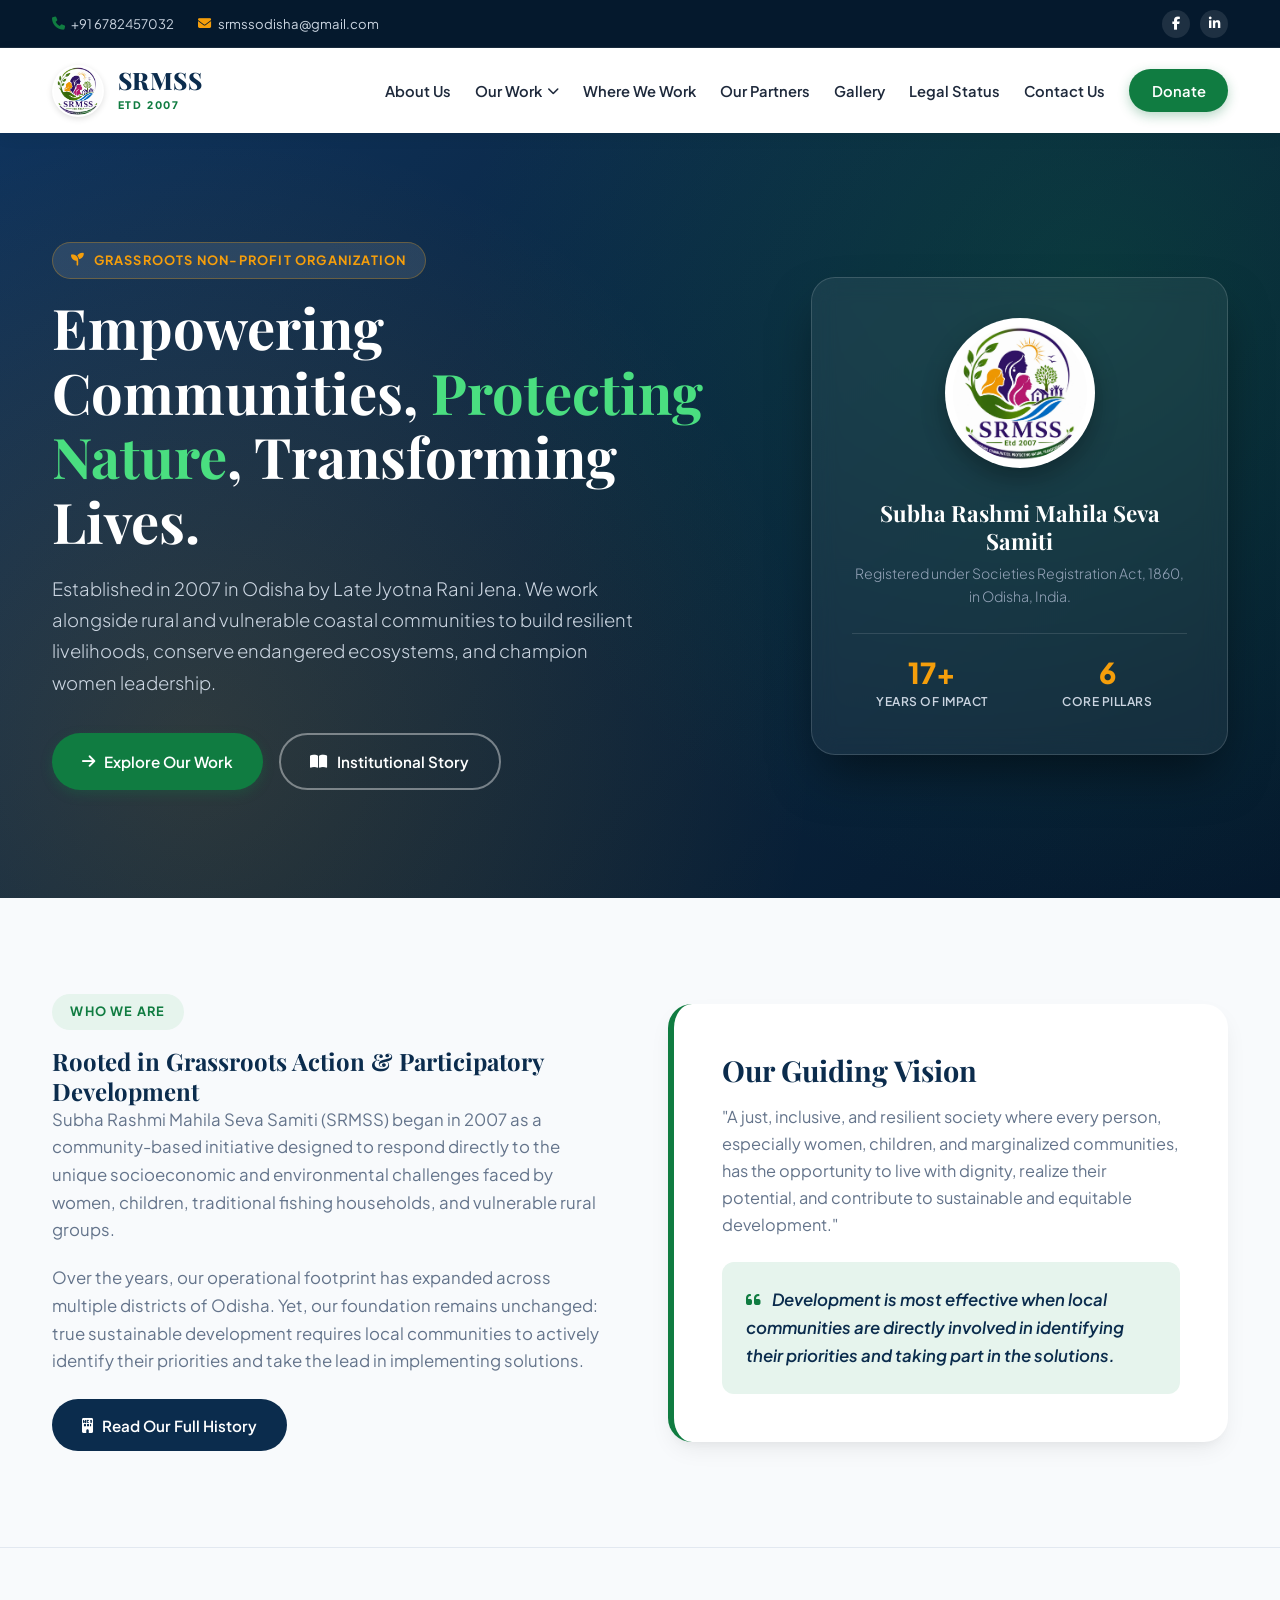
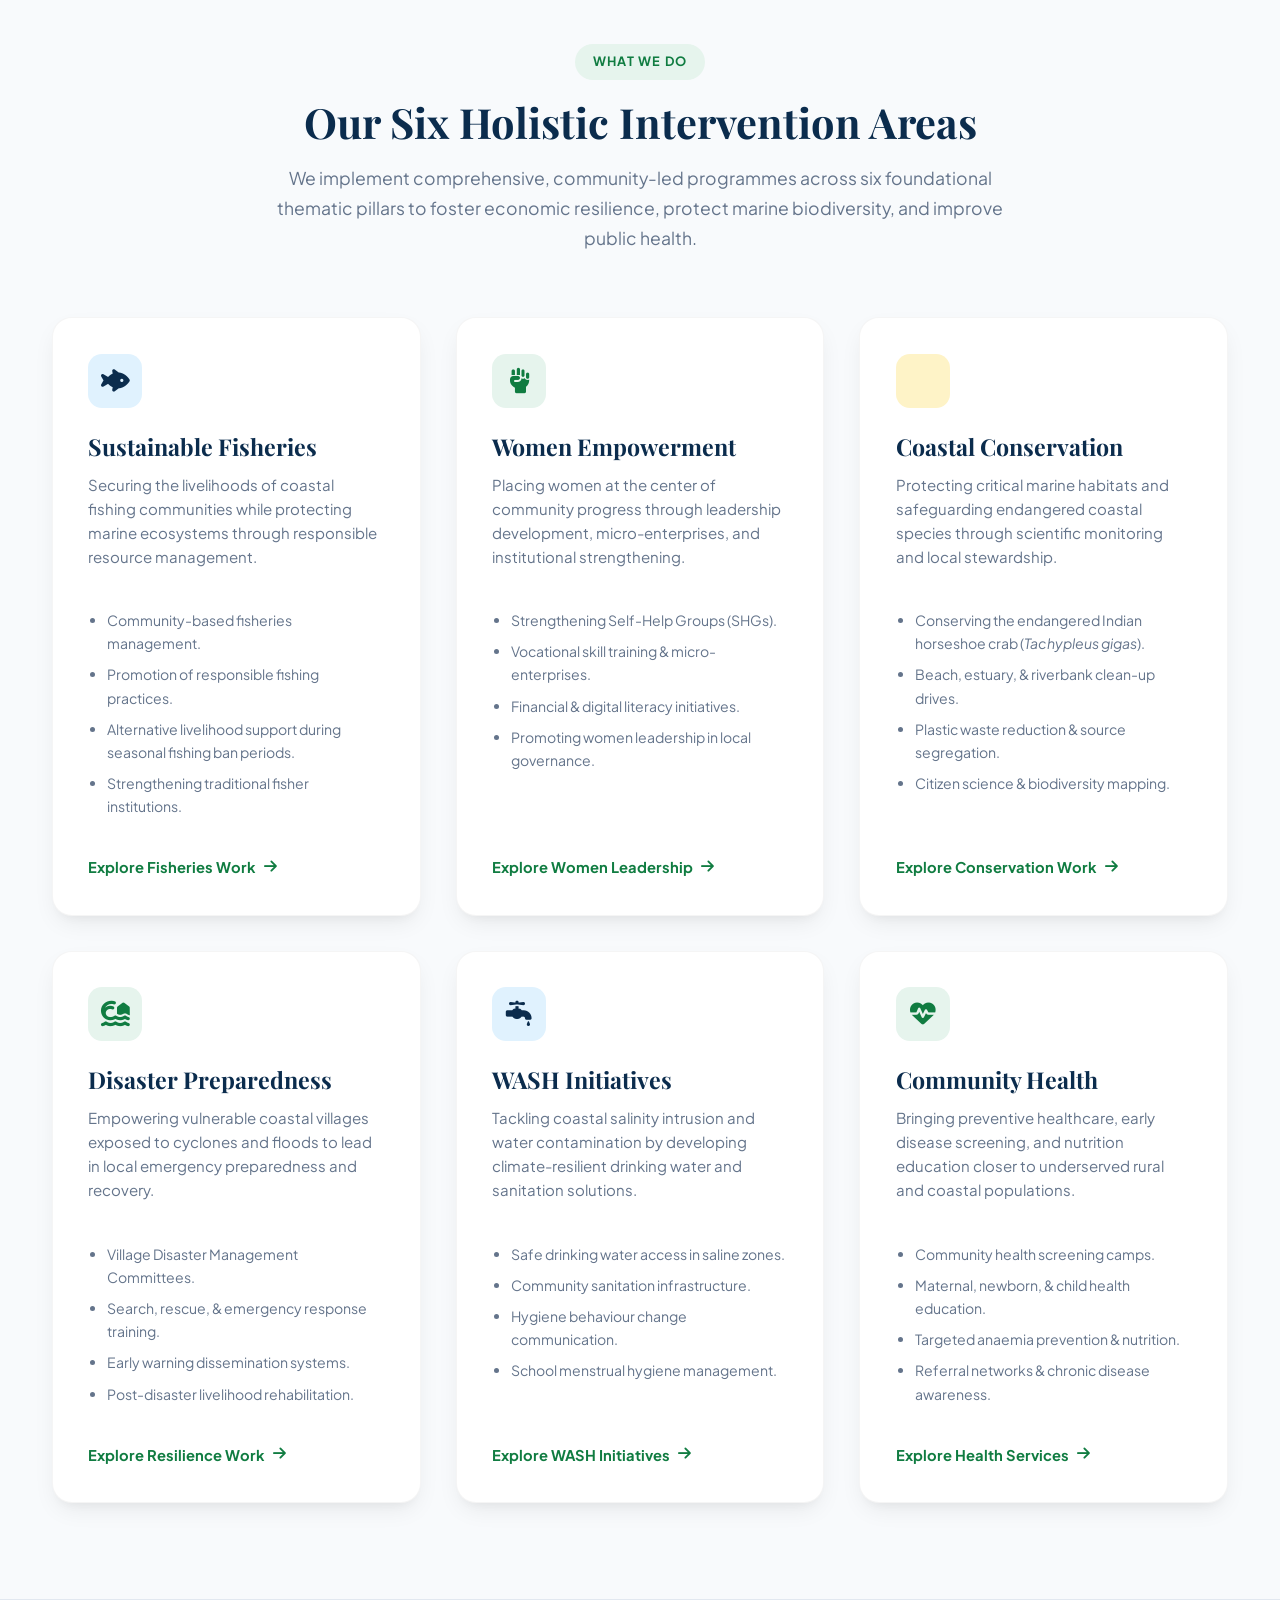
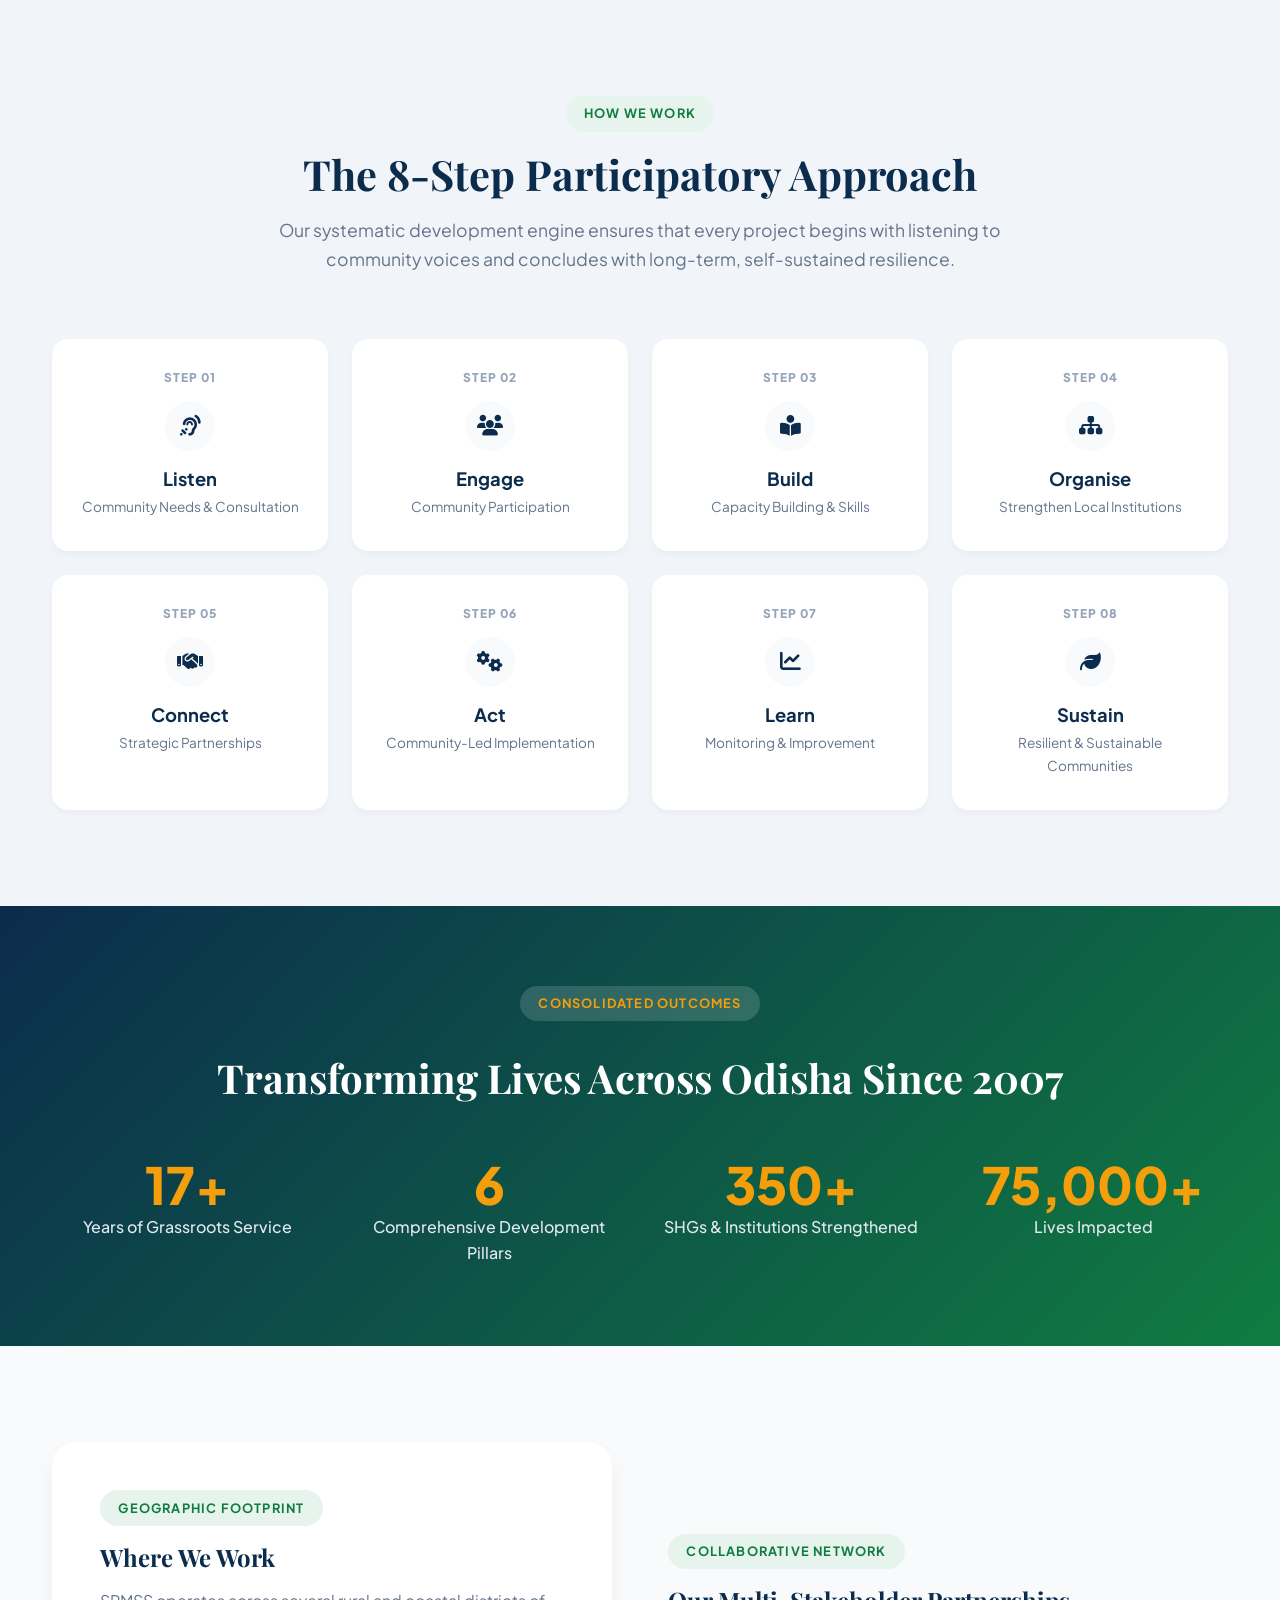
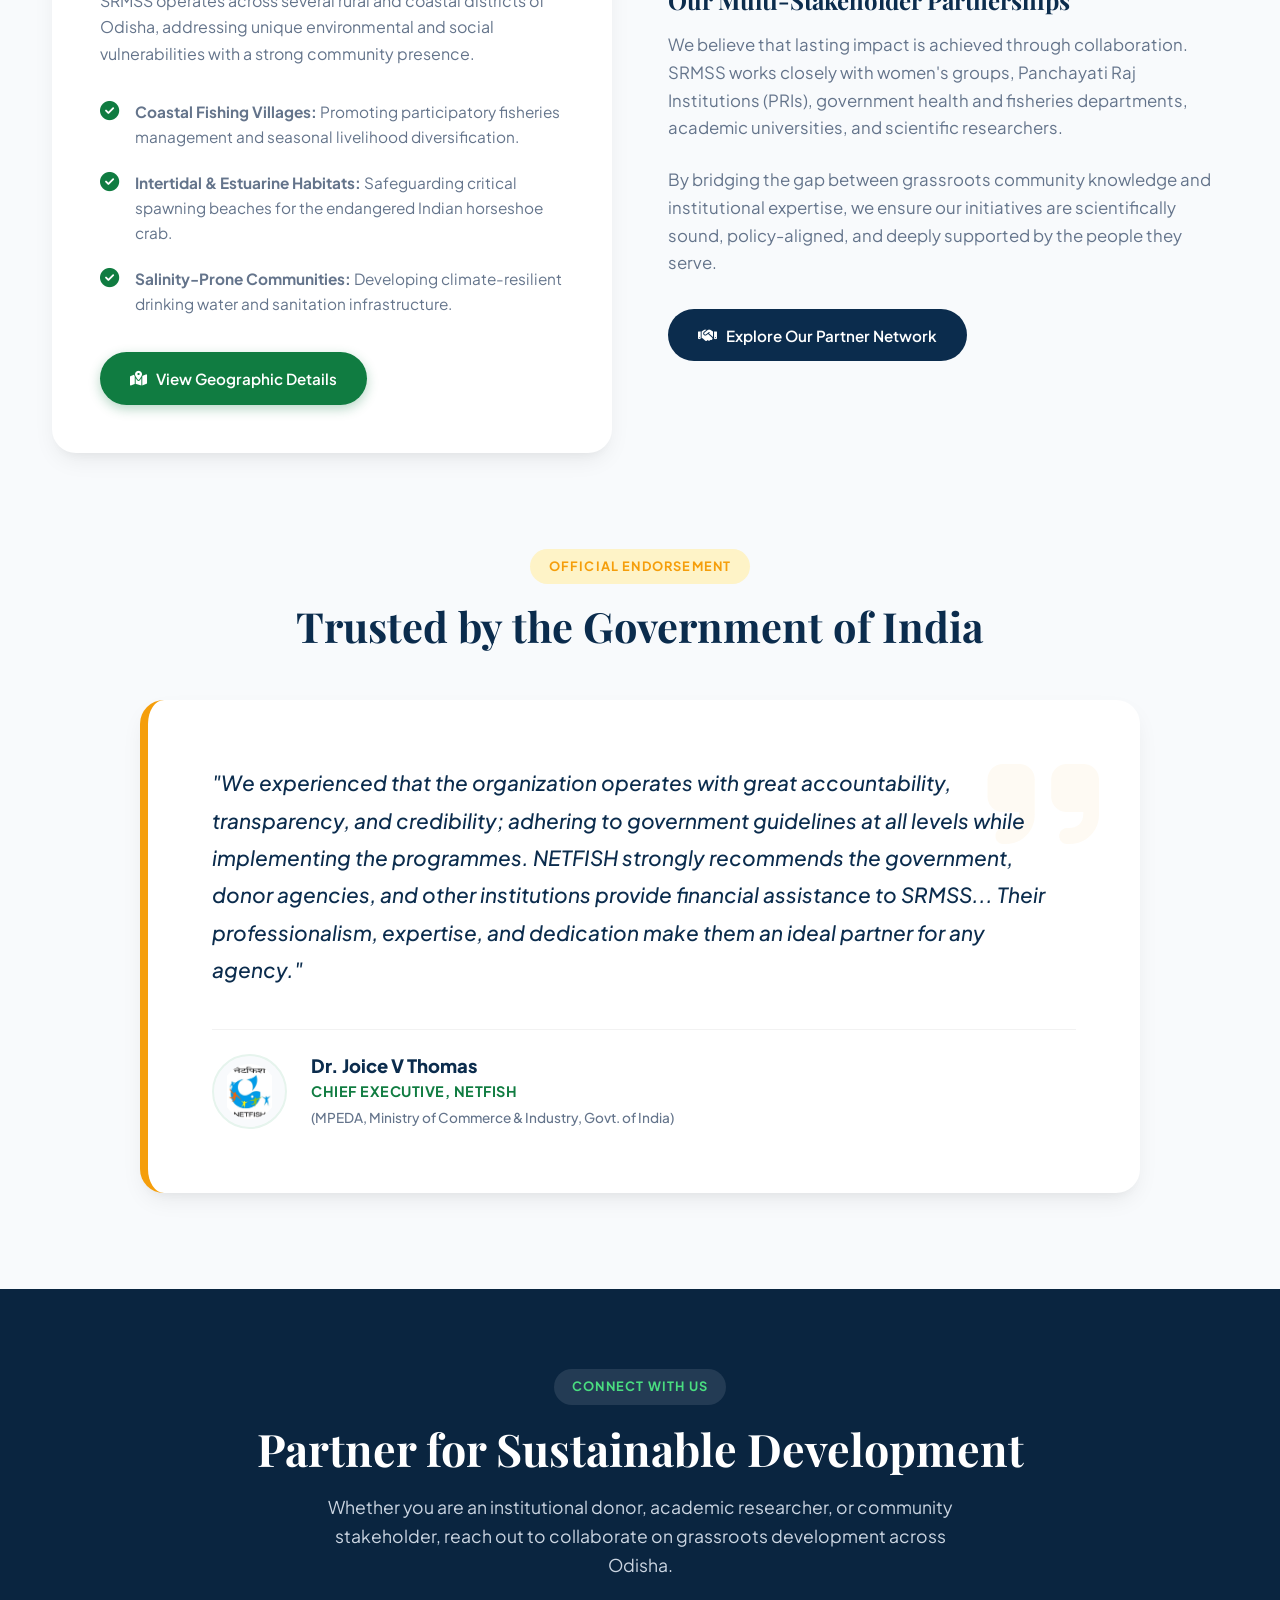
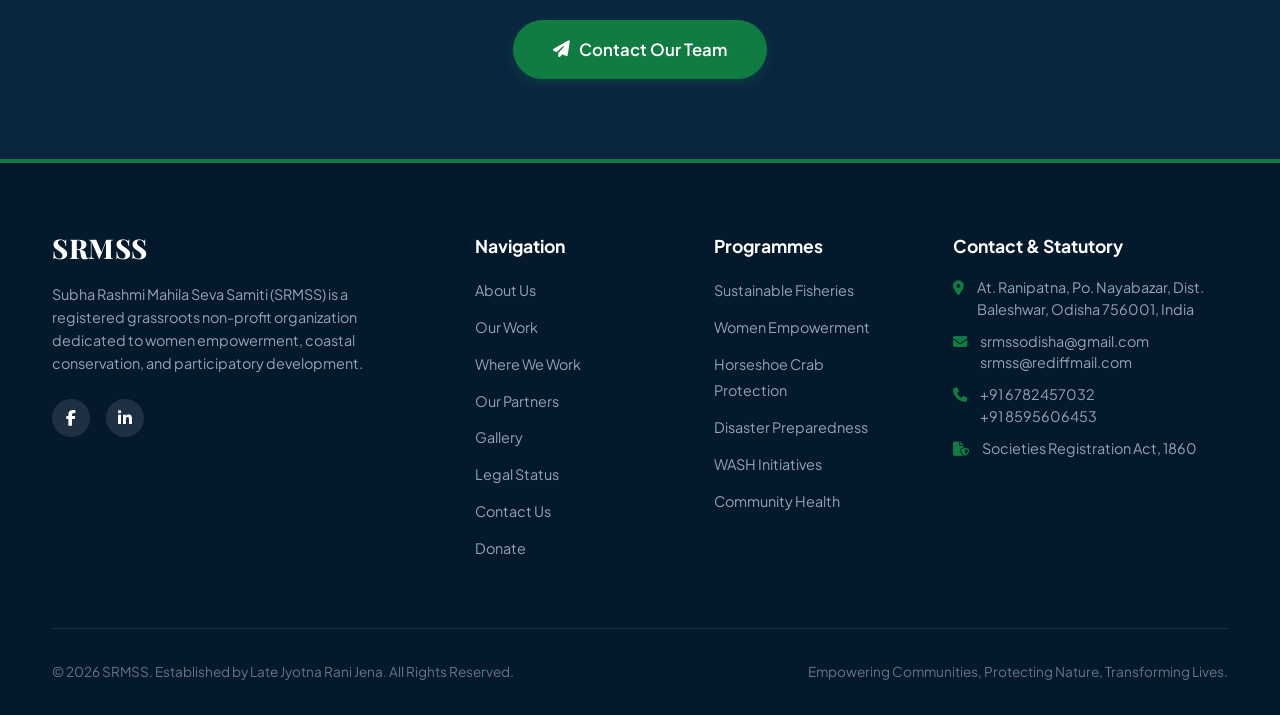
<file: index.html>
<!DOCTYPE html>
<html lang="en">
<head>
    <meta charset="UTF-8">
    <meta name="viewport" content="width=device-width, initial-scale=1.0">
    <title>SRMSS | Subha Rashmi Mahila Seva Samiti</title>
    <meta name="description" content="Subha Rashmi Mahila Seva Samiti (SRMSS) is a registered grassroots non-profit organization established in 2007 in Odisha, dedicated to participatory development, coastal conservation, and women empowerment.">
    
    <link rel="preconnect" href="https://fonts.googleapis.com">
    <link rel="preconnect" href="https://fonts.gstatic.com" crossorigin>
    <link href="https://fonts.googleapis.com/css2?family=Plus+Jakarta+Sans:wght@300;400;500;600;700;800&family=Playfair+Display:ital,wght@0,600;0,700;0,800;1,600&display=swap" rel="stylesheet">
    <link rel="stylesheet" href="https://cdnjs.cloudflare.com/ajax/libs/font-awesome/6.4.0/css/all.min.css">
    
    <style>
        :root {
            --primary-blue: #0b2c4d;
            --secondary-blue: #164273;
            --accent-green: #107c41;
            --emerald-light: #e6f4ed;
            --accent-gold: #f59e0b;
            --gold-light: #fef3c7;
            --text-dark: #1e293b;
            --text-muted: #64748b;
            --bg-light: #f8fafc;
            --white: #ffffff;
            --card-shadow: 0 10px 25px -5px rgba(0, 0, 0, 0.08), 0 8px 10px -6px rgba(0, 0, 0, 0.04);
            --hover-shadow: 0 20px 25px -5px rgba(0, 0, 0, 0.12), 0 8px 10px -6px rgba(0, 0, 0, 0.06);
            --transition: all 0.3s cubic-bezier(0.4, 0, 0.2, 1);
        }

        * { margin: 0; padding: 0; box-sizing: border-box; }
        html { scroll-behavior: smooth; font-size: 16px; scroll-padding-top: 95px; }
        body { font-family: 'Plus Jakarta Sans', sans-serif; color: var(--text-dark); background-color: var(--bg-light); line-height: 1.65; overflow-x: hidden; }
        h1, h2, h3, h4, h5 { font-family: 'Playfair Display', serif; color: var(--primary-blue); line-height: 1.25; }
        a { text-decoration: none; color: inherit; transition: var(--transition); }
        ul { list-style: none; }
        .container { width: 100%; max-width: 1240px; margin: 0 auto; padding: 0 2rem; }

        /* Global Badges & Buttons */
        .badge { display: inline-flex; align-items: center; gap: 0.5rem; padding: 0.45rem 1.15rem; background: var(--emerald-light); color: var(--accent-green); border-radius: 50px; font-weight: 700; font-size: 0.8rem; text-transform: uppercase; letter-spacing: 1.2px; margin-bottom: 1rem; }
        .btn { display: inline-flex; align-items: center; justify-content: center; padding: 0.85rem 1.85rem; border-radius: 50px; font-weight: 600; transition: var(--transition); cursor: pointer; border: none; gap: 0.6rem; font-size: 0.95rem; }
        .btn-primary { background: var(--accent-green); color: var(--white); box-shadow: 0 4px 12px rgba(16, 124, 65, 0.3); }
        .btn-primary:hover { background: #0c6333; transform: translateY(-2px); color: var(--white); box-shadow: 0 6px 16px rgba(16, 124, 65, 0.4); }
        .btn-secondary { background: var(--primary-blue); color: var(--white); }
        .btn-secondary:hover { background: var(--secondary-blue); transform: translateY(-2px); color: var(--white); }
        .btn-outline { border: 2px solid rgba(255, 255, 255, 0.4); color: var(--white); background: transparent; }
        .btn-outline:hover { background: var(--white); color: var(--primary-blue); transform: translateY(-2px); }

        /* Top Announcement Bar */
        .top-bar { background: #05192d; color: #cbd5e1; font-size: 0.82rem; padding: 0.6rem 0; border-bottom: 1px solid rgba(255,255,255,0.08); }
        .top-bar .container { display: flex; justify-content: space-between; align-items: center; flex-wrap: wrap; gap: 0.5rem; }
        .top-bar span { display: inline-flex; align-items: center; gap: 0.4rem; }
        .social-icons a { display: inline-flex; align-items: center; justify-content: center; width: 28px; height: 28px; border-radius: 50%; background: rgba(255,255,255,0.1); color: var(--white); transition: var(--transition); margin-left: 0.5rem; }
        .social-icons a:hover { background: var(--accent-green); transform: translateY(-2px); }

        /* Fixed Header Navigation */
        header { position: sticky; top: 0; left: 0; width: 100%; background: rgba(255, 255, 255, 0.98); backdrop-filter: blur(12px); z-index: 10000; box-shadow: 0 4px 15px rgba(0, 0, 0, 0.06); }
        nav { display: flex; justify-content: space-between; align-items: center; height: 85px; }
        .logo-container { display: flex; align-items: center; gap: 0.85rem; }
        .logo-img { width: 52px; height: 52px; border-radius: 50%; object-fit: contain; background: var(--white); padding: 2px; box-shadow: 0 2px 6px rgba(0,0,0,0.12); }
        .logo-text { display: flex; flex-direction: column; }
        .logo-title { font-family: 'Playfair Display', serif; font-size: 1.5rem; font-weight: 800; color: var(--primary-blue); line-height: 1; letter-spacing: 0.5px; }
        .logo-subtitle { font-size: 0.65rem; color: var(--accent-green); font-weight: 800; text-transform: uppercase; letter-spacing: 1.8px; margin-top: 4px; }

        /* Navigation Menu */
        .nav-links { display: flex; gap: 1.5rem; align-items: center; }
        .nav-links > li { position: relative; padding: 1rem 0; }
        .nav-links a { font-weight: 600; color: var(--text-dark); font-size: 0.92rem; display: flex; align-items: center; gap: 0.35rem; }
        .nav-links a:hover, .nav-links a.active { color: var(--accent-green); }

        /* Dropdown Menu */
        .dropdown-menu { position: absolute; top: 100%; left: 0; width: 260px; background: var(--white); border-radius: 12px; box-shadow: 0 15px 35px rgba(0,0,0,0.15); padding: 0.6rem 0; opacity: 0; visibility: hidden; transform: translateY(10px); transition: var(--transition); border: 1px solid rgba(0,0,0,0.06); z-index: 10001; }
        .nav-links > li:hover .dropdown-menu { opacity: 1; visibility: visible; transform: translateY(0); }
        .dropdown-menu li a { padding: 0.65rem 1.4rem; font-size: 0.86rem; font-weight: 500; color: var(--text-muted); border-left: 3px solid transparent; display: block; }
        .dropdown-menu li a:hover { background: var(--bg-light); color: var(--accent-green); border-left-color: var(--accent-green); padding-left: 1.65rem; }

        .mobile-toggle { display: none; font-size: 1.6rem; cursor: pointer; color: var(--primary-blue); }

        /* Hero Banner */
        .hero { min-height: 85vh; display: flex; align-items: center; padding: 5rem 0; background: linear-gradient(135deg, #0f335c 0%, #0a2540 50%, #05192d 100%); color: var(--white); position: relative; overflow: hidden; }
        .hero::before { content: ''; position: absolute; top: 0; left: 0; right: 0; bottom: 0; background: radial-gradient(circle at 85% 20%, rgba(16, 124, 65, 0.25) 0%, transparent 50%), radial-gradient(circle at 15% 80%, rgba(245, 158, 11, 0.15) 0%, transparent 50%); pointer-events: none; }
        .hero-grid { display: grid; grid-template-columns: 1.25fr 0.75fr; gap: 4rem; align-items: center; position: relative; z-index: 1; }
        .hero h1 { font-size: 3.5rem; color: var(--white); margin-bottom: 1.25rem; font-weight: 700; line-height: 1.15; }
        .hero h1 span { color: #4ade80; }
        .hero p { font-size: 1.15rem; color: #cbd5e1; margin-bottom: 2.2rem; max-width: 600px; font-weight: 300; line-height: 1.7; }
        
        /* Hero Visual Card */
        .hero-card { background: rgba(255, 255, 255, 0.06); border: 1px solid rgba(255, 255, 255, 0.15); padding: 2.5rem; border-radius: 24px; backdrop-filter: blur(12px); text-align: center; box-shadow: 0 25px 50px -12px rgba(0, 0, 0, 0.5); }
        .hero-card img { width: 150px; height: 150px; margin: 0 auto 1.5rem; border-radius: 50%; background: var(--white); padding: 8px; box-shadow: 0 10px 25px rgba(0,0,0,0.3); }
        .hero-card h3 { color: var(--white); font-size: 1.4rem; margin-bottom: 0.4rem; }
        .hero-card p { color: #94a3b8; font-size: 0.88rem; margin-bottom: 1.5rem; }
        .hero-stats { display: grid; grid-template-columns: 1fr 1fr; gap: 1rem; border-top: 1px solid rgba(255,255,255,0.12); padding-top: 1.5rem; }
        .stat-item h4 { color: var(--accent-gold); font-size: 1.8rem; font-family: 'Plus Jakarta Sans', sans-serif; font-weight: 800; line-height: 1; }
        .stat-item span { font-size: 0.75rem; color: #cbd5e1; text-transform: uppercase; letter-spacing: 0.5px; font-weight: 600; }

        /* Section Layouts */
        .section-padding { padding: 6rem 0; }
        .section-header { text-align: center; max-width: 780px; margin: 0 auto 4rem; }
        .section-header h2 { font-size: 2.6rem; margin-bottom: 1rem; }
        .section-header p { color: var(--text-muted); font-size: 1.1rem; line-height: 1.7; }

        /* Grid Utilities */
        .grid-2 { display: grid; grid-template-columns: 1fr 1fr; gap: 3.5rem; align-items: center; }
        .grid-3 { display: grid; grid-template-columns: repeat(3, 1fr); gap: 2.2rem; }
        .grid-4 { display: grid; grid-template-columns: repeat(4, 1fr); gap: 1.5rem; }

        /* Overview & Mission Section */
        .about-box { background: var(--white); padding: 3rem; border-radius: 24px; box-shadow: var(--card-shadow); border-left: 6px solid var(--accent-green); }
        .about-box h3 { font-size: 1.8rem; margin-bottom: 1rem; }
        .about-box p { color: var(--text-muted); margin-bottom: 1.25rem; font-size: 1.02rem; }
        .quote-box { background: var(--emerald-light); padding: 1.5rem; border-radius: 12px; margin-top: 1.5rem; }
        .quote-box p { color: var(--primary-blue); font-weight: 600; font-size: 1.05rem; margin: 0; font-style: italic; }

        /* Thematic Pillars Grid (RESTORED SUPER DETAILED) */
        .pillar-card { background: var(--white); border-radius: 20px; overflow: hidden; box-shadow: var(--card-shadow); transition: var(--transition); border: 1px solid rgba(0,0,0,0.04); display: flex; flex-direction: column; justify-content: space-between; height: 100%; }
        .pillar-card:hover { transform: translateY(-8px); box-shadow: var(--hover-shadow); }
        .pillar-header { padding: 2.2rem 2.2rem 1rem; position: relative; }
        .pillar-icon { width: 54px; height: 54px; border-radius: 14px; background: var(--emerald-light); color: var(--accent-green); display: flex; align-items: center; justify-content: center; font-size: 1.6rem; margin-bottom: 1.5rem; }
        .pillar-card.gold .pillar-icon { background: var(--gold-light); color: var(--accent-gold); }
        .pillar-card.blue .pillar-icon { background: #e0f2fe; color: var(--primary-blue); }
        .pillar-card h3 { font-size: 1.45rem; margin-bottom: 0.75rem; }
        .pillar-card p { color: var(--text-muted); font-size: 0.94rem; margin-bottom: 1.5rem; line-height: 1.6; }
        .pillar-body { padding: 0 2.2rem 2.2rem; flex-grow: 1; display: flex; flex-direction: column; justify-content: space-between; }
        .bullet-list { padding-left: 1.2rem; margin-bottom: 1.8rem; }
        .bullet-list li { font-size: 0.88rem; color: var(--text-muted); margin-bottom: 0.5rem; list-style-type: disc; }
        .card-link { display: inline-flex; align-items: center; gap: 0.5rem; font-weight: 700; color: var(--accent-green); font-size: 0.92rem; transition: var(--transition); margin-top: auto; }
        .card-link:hover { gap: 0.8rem; color: var(--primary-blue); }

        /* Approach Step Methodology */
        .approach-sec { background: #f1f5f9; }
        .step-card { background: var(--white); padding: 1.8rem; border-radius: 16px; text-align: center; box-shadow: 0 4px 6px rgba(0,0,0,0.03); transition: var(--transition); position: relative; border-bottom: 4px solid transparent; }
        .step-card:hover { transform: translateY(-5px); box-shadow: var(--card-shadow); border-bottom-color: var(--accent-green); }
        .step-num { font-size: 0.75rem; font-weight: 800; color: #94a3b8; text-transform: uppercase; letter-spacing: 1px; display: block; margin-bottom: 0.8rem; }
        .step-icon { width: 50px; height: 50px; border-radius: 50%; background: var(--bg-light); color: var(--primary-blue); display: flex; align-items: center; justify-content: center; font-size: 1.3rem; margin: 0 auto 1rem; transition: var(--transition); }
        .step-card:hover .step-icon { background: var(--accent-green); color: var(--white); }
        .step-card h4 { font-size: 1.15rem; margin-bottom: 0.4rem; font-family: 'Plus Jakarta Sans', sans-serif; font-weight: 700; }
        .step-card p { font-size: 0.85rem; color: var(--text-muted); }

        /* Impact Counter Banner */
        .impact-banner { background: linear-gradient(135deg, #0b2c4d 0%, #107c41 100%); color: var(--white); padding: 5rem 0; text-align: center; }
        .impact-grid { display: grid; grid-template-columns: repeat(4, 1fr); gap: 2rem; }
        .impact-item h3 { font-size: 3.2rem; color: var(--accent-gold); font-family: 'Plus Jakarta Sans', sans-serif; font-weight: 800; margin-bottom: 0.2rem; line-height: 1; }
        .impact-item p { font-size: 1rem; color: #e2e8f0; font-weight: 500; }

        /* Where We Work Summary */
        .loc-box { background: var(--white); padding: 3rem; border-radius: 24px; box-shadow: var(--card-shadow); }
        .loc-list li { display: flex; gap: 1rem; align-items: flex-start; margin-bottom: 1.25rem; font-size: 0.96rem; color: var(--text-muted); }
        .loc-list li i { color: var(--accent-green); font-size: 1.2rem; margin-top: 3px; }

        /* Institutional Recommendation Container */
        .recommendation-wrapper {
            background: var(--white);
            border-radius: 24px;
            box-shadow: var(--card-shadow);
            padding: 4rem;
            position: relative;
            overflow: hidden;
            border-left: 8px solid var(--accent-gold);
            margin: 0 auto;
            max-width: 1000px;
            transition: var(--transition);
        }
        .recommendation-wrapper:hover {
            box-shadow: var(--hover-shadow);
            transform: translateY(-5px);
        }
        .rec-quote-icon {
            position: absolute;
            top: 2.5rem;
            right: 2.5rem;
            font-size: 8rem;
            color: rgba(245, 158, 11, 0.05); /* Very faint gold watermark */
            z-index: 0;
        }
        .rec-content {
            position: relative;
            z-index: 1;
        }
        .rec-text {
            font-size: 1.3rem;
            color: var(--primary-blue);
            font-style: italic;
            font-weight: 500;
            line-height: 1.8;
            margin-bottom: 2.5rem;
        }
        .rec-author {
            display: flex;
            align-items: center;
            gap: 1.5rem;
            border-top: 1px solid rgba(0,0,0,0.05);
            padding-top: 1.5rem;
        }
        .rec-author img {
            width: 75px;
            height: 75px;
            border-radius: 50%;
            object-fit: contain;
            background: var(--bg-light);
            padding: 8px;
            border: 2px solid var(--emerald-light);
        }
        .rec-author-details h4 {
            font-size: 1.15rem;
            color: var(--primary-blue);
            margin-bottom: 0.2rem;
            font-family: 'Plus Jakarta Sans', sans-serif;
            font-weight: 800;
        }
        .rec-author-details p {
            font-size: 0.9rem;
            color: var(--accent-green);
            font-weight: 700;
            text-transform: uppercase;
            letter-spacing: 0.5px;
        }
        .rec-author-details span {
            display: block;
            color: var(--text-muted);
            font-size: 0.85rem;
            font-weight: 500;
            text-transform: none;
            letter-spacing: 0;
            margin-top: 3px;
        }

        /* Call to Action Banner */
        .cta-sec { background: #0a2540; color: var(--white); padding: 5rem 0; text-align: center; position: relative; }
        .cta-sec h2 { color: var(--white); font-size: 2.8rem; margin-bottom: 1rem; }
        .cta-sec p { color: #cbd5e1; max-width: 650px; margin: 0 auto 2.5rem; font-size: 1.1rem; }

        /* Comprehensive Footer */
        footer { background: #05192d; color: var(--white); padding: 4.5rem 0 2rem; border-top: 4px solid var(--accent-green); }
        .footer-grid { display: grid; grid-template-columns: 2fr 1fr 1fr 1.5fr; gap: 3.5rem; margin-bottom: 3.5rem; }
        .footer-about p { color: #94a3b8; margin-top: 1rem; font-size: 0.9rem; max-width: 330px; line-height: 1.6; }
        .footer-links h4 { color: var(--white); font-size: 1.1rem; margin-bottom: 1.25rem; font-family: 'Plus Jakarta Sans', sans-serif; font-weight: 700; }
        .footer-links ul li { margin-bottom: 0.65rem; }
        .footer-links ul li a { color: #94a3b8; font-size: 0.9rem; }
        .footer-links ul li a:hover { color: var(--accent-green); padding-left: 5px; }
        .footer-contact li { display: flex; gap: 0.8rem; color: #94a3b8; margin-bottom: 0.8rem; font-size: 0.9rem; align-items: flex-start; line-height: 1.5; }
        .footer-contact li i { color: var(--accent-green); margin-top: 4px; }
        .footer-bottom { border-top: 1px solid rgba(255, 255, 255, 0.1); padding-top: 2rem; text-align: center; color: #64748b; font-size: 0.85rem; display: flex; justify-content: space-between; align-items: center; flex-wrap: wrap; gap: 1rem; }

        /* Responsive Breakpoints */
        @media (max-width: 1024px) {
            .hero-grid, .grid-2, .grid-3, .grid-4 { grid-template-columns: 1fr 1fr; }
            .impact-grid, .footer-grid { grid-template-columns: 1fr 1fr; }
            .hero h1 { font-size: 2.8rem; }
        }
        @media (max-width: 768px) {
            .nav-links { position: fixed; top: 85px; left: -100%; width: 100%; height: calc(100vh - 85px); background: var(--white); flex-direction: column; justify-content: flex-start; padding-top: 2.5rem; gap: 1.25rem; box-shadow: 0 10px 15px rgba(0,0,0,0.05); z-index: 99999; }
            .nav-links.active { left: 0; }
            .nav-links > li { width: 100%; text-align: center; }
            .dropdown-menu { position: static; width: 90%; margin: 0.5rem auto 0; box-shadow: none; border: 1px solid rgba(0,0,0,0.08); display: none; }
            .nav-links > li:hover .dropdown-menu { display: block; }
            .mobile-toggle { display: block; }
            .hero-grid, .grid-2, .grid-3, .grid-4, .impact-grid, .footer-grid { grid-template-columns: 1fr; }
            .hero { text-align: center; padding: 3rem 0; }
            .hero p { margin: 0 auto 2rem; }
            .hero-stats { max-width: 300px; margin: 1.5rem auto 0; }
            .section-header h2, .hero h1, .cta-sec h2 { font-size: 2.2rem; }
            .recommendation-wrapper { padding: 2.5rem; }
            .rec-text { font-size: 1.1rem; }
            .rec-quote-icon { font-size: 5rem; }
        }
    </style>
</head>
<body>

    <div class="top-bar">
        <div class="container">
            <div style="display: flex; gap: 1.5rem; align-items: center; flex-wrap: wrap;">
                <span><i class="fa-solid fa-phone" style="color: var(--accent-green);"></i> +91 6782457032</span>
                <span><i class="fa-solid fa-envelope" style="color: var(--accent-gold);"></i> srmssodisha@gmail.com</span>
            </div>
            <div class="social-icons">
                <a href="https://www.facebook.com/profile.php?id=61577730561571" target="_blank" aria-label="Facebook"><i class="fa-brands fa-facebook-f"></i></a>
                <a href="https://linkedin.com/in/srmss-non-profits-0b79b623b" target="_blank" aria-label="LinkedIn"><i class="fa-brands fa-linkedin-in"></i></a>
            </div>
        </div>
    </div>

    <header>
        <div class="container">
            <nav>
                <a href="index.html" class="logo-container">
                    <img src="IMG-20260717-WA0000.jpg" alt="SRMSS Logo" class="logo-img" onerror="this.src='https://via.placeholder.com/52/0b2c4d/ffffff?text=SRMSS'">
                    <div class="logo-text">
                        <span class="logo-title">SRMSS</span>
                        <span class="logo-subtitle">Etd 2007</span>
                    </div>
                </a>
                <ul class="nav-links" id="navLinks">
                    <li><a href="about.html">About Us</a></li>
                    <li class="dropdown">
                        <a href="work.html">Our Work <i class="fa-solid fa-chevron-down" style="font-size: 0.75rem;"></i></a>
                        <ul class="dropdown-menu">
                            <li><a href="work.html#fisheries"><i class="fa-solid fa-fish"></i> Sustainable Fisheries</a></li>
                            <li><a href="work.html#women"><i class="fa-solid fa-person-dress"></i> Women Empowerment</a></li>
                            <li><a href="work.html#coastal"><i class="fa-solid fa-water"></i> Coastal Conservation</a></li>
                            <li><a href="work.html#disaster"><i class="fa-solid fa-house-tsunami"></i> Disaster Preparedness</a></li>
                            <li><a href="work.html#wash"><i class="fa-solid fa-faucet-drip"></i> WASH Initiatives</a></li>
                            <li><a href="work.html#health"><i class="fa-solid fa-heart-pulse"></i> Community Health</a></li>
                        </ul>
                    </li>
                    <li><a href="where-we-work.html">Where We Work</a></li>
                    <li><a href="partners.html">Our Partners</a></li>
                    <li><a href="gallery.html">Gallery</a></li>
                    <li><a href="legal-status.html">Legal Status</a></li>
                    <li><a href="contact.html">Contact Us</a></li>
                    <li><a href="donate.html" class="btn btn-primary" style="color:white; padding: 0.6rem 1.4rem;">Donate</a></li>
                </ul>
                <div class="mobile-toggle" id="mobileToggle"><i class="fa-solid fa-bars"></i></div>
            </nav>
        </div>
    </header>

    <section class="hero">
        <div class="container">
            <div class="hero-grid">
                <div>
                    <div class="badge" style="background: rgba(255,255,255,0.1); color: var(--accent-gold); border: 1px solid rgba(245,158,11,0.3);"><i class="fa-solid fa-seedling"></i> Grassroots Non-Profit Organization</div>
                    <h1>Empowering Communities, <span>Protecting Nature</span>, Transforming Lives.</h1>
                    <p>Established in 2007 in Odisha by Late Jyotna Rani Jena. We work alongside rural and vulnerable coastal communities to build resilient livelihoods, conserve endangered ecosystems, and champion women leadership.</p>
                    <div style="display: flex; gap: 1rem; flex-wrap: wrap; justify-content: inherit;">
                        <a href="work.html" class="btn btn-primary"><i class="fa-solid fa-arrow-right"></i> Explore Our Work</a>
                        <a href="about.html" class="btn btn-outline"><i class="fa-solid fa-book-open"></i> Institutional Story</a>
                    </div>
                </div>
                <div class="hero-card">
                    <img src="IMG-20260717-WA0000.jpg" alt="SRMSS Emblem" onerror="this.src='https://via.placeholder.com/150/107c41/ffffff?text=SRMSS'">
                    <h3>Subha Rashmi Mahila Seva Samiti</h3>
                    <p>Registered under Societies Registration Act, 1860, in Odisha, India.</p>
                    <div class="hero-stats">
                        <div class="stat-item">
                            <h4>17+</h4>
                            <span>Years of Impact</span>
                        </div>
                        <div class="stat-item">
                            <h4>6</h4>
                            <span>Core Pillars</span>
                        </div>
                    </div>
                </div>
            </div>
        </div>
    </section>

    <section class="section-padding">
        <div class="container">
            <div class="grid-2">
                <div>
                    <span class="badge">Who We Are</span>
                    <h2>Rooted in Grassroots Action & Participatory Development</h2>
                    <p style="color: var(--text-muted); font-size: 1.05rem; margin-bottom: 1.25rem;">Subha Rashmi Mahila Seva Samiti (SRMSS) began in 2007 as a community-based initiative designed to respond directly to the unique socioeconomic and environmental challenges faced by women, children, traditional fishing households, and vulnerable rural groups.</p>
                    <p style="color: var(--text-muted); font-size: 1.05rem; margin-bottom: 1.5rem;">Over the years, our operational footprint has expanded across multiple districts of Odisha. Yet, our foundation remains unchanged: true sustainable development requires local communities to actively identify their priorities and take the lead in implementing solutions.</p>
                    <a href="about.html" class="btn btn-secondary"><i class="fa-solid fa-building-ngo"></i> Read Our Full History</a>
                </div>
                <div class="about-box">
                    <h3>Our Guiding Vision</h3>
                    <p>"A just, inclusive, and resilient society where every person, especially women, children, and marginalized communities, has the opportunity to live with dignity, realize their potential, and contribute to sustainable and equitable development."</p>
                    <div class="quote-box">
                        <p><i class="fa-solid fa-quote-left" style="color: var(--accent-green); margin-right: 8px;"></i> Development is most effective when local communities are directly involved in identifying their priorities and taking part in the solutions.</p>
                    </div>
                </div>
            </div>
        </div>
    </section>

    <section class="section-padding" style="background: #f8fafc; border-top: 1px solid #e2e8f0; border-bottom: 1px solid #e2e8f0;">
        <div class="container">
            <div class="section-header">
                <span class="badge">What We Do</span>
                <h2>Our Six Holistic Intervention Areas</h2>
                <p>We implement comprehensive, community-led programmes across six foundational thematic pillars to foster economic resilience, protect marine biodiversity, and improve public health.</p>
            </div>

            <div class="grid-3">
                <div class="pillar-card blue">
                    <div class="pillar-header">
                        <div class="pillar-icon"><i class="fa-solid fa-fish-fins"></i></div>
                        <h3>Sustainable Fisheries</h3>
                        <p>Securing the livelihoods of coastal fishing communities while protecting marine ecosystems through responsible resource management.</p>
                    </div>
                    <div class="pillar-body">
                        <ul class="bullet-list">
                            <li>Community-based fisheries management.</li>
                            <li>Promotion of responsible fishing practices.</li>
                            <li>Alternative livelihood support during seasonal fishing ban periods.</li>
                            <li>Strengthening traditional fisher institutions.</li>
                        </ul>
                        <a href="work.html#fisheries" class="card-link">Explore Fisheries Work <i class="fa-solid fa-arrow-right"></i></a>
                    </div>
                </div>

                <div class="pillar-card">
                    <div class="pillar-header">
                        <div class="pillar-icon"><i class="fa-solid fa-hand-fist"></i></div>
                        <h3>Women Empowerment</h3>
                        <p>Placing women at the center of community progress through leadership development, micro-enterprises, and institutional strengthening.</p>
                    </div>
                    <div class="pillar-body">
                        <ul class="bullet-list">
                            <li>Strengthening Self-Help Groups (SHGs).</li>
                            <li>Vocational skill training & micro-enterprises.</li>
                            <li>Financial & digital literacy initiatives.</li>
                            <li>Promoting women leadership in local governance.</li>
                        </ul>
                        <a href="work.html#women" class="card-link">Explore Women Leadership <i class="fa-solid fa-arrow-right"></i></a>
                    </div>
                </div>

                <div class="pillar-card gold">
                    <div class="pillar-header">
                        <div class="pillar-icon"><i class="fa-solid fa-crab"></i></div>
                        <h3>Coastal Conservation</h3>
                        <p>Protecting critical marine habitats and safeguarding endangered coastal species through scientific monitoring and local stewardship.</p>
                    </div>
                    <div class="pillar-body">
                        <ul class="bullet-list">
                            <li>Conserving the endangered Indian horseshoe crab (<em>Tachypleus gigas</em>).</li>
                            <li>Beach, estuary, & riverbank clean-up drives.</li>
                            <li>Plastic waste reduction & source segregation.</li>
                            <li>Citizen science & biodiversity mapping.</li>
                        </ul>
                        <a href="work.html#coastal" class="card-link">Explore Conservation Work <i class="fa-solid fa-arrow-right"></i></a>
                    </div>
                </div>

                <div class="pillar-card">
                    <div class="pillar-header">
                        <div class="pillar-icon"><i class="fa-solid fa-house-tsunami"></i></div>
                        <h3>Disaster Preparedness</h3>
                        <p>Empowering vulnerable coastal villages exposed to cyclones and floods to lead in local emergency preparedness and recovery.</p>
                    </div>
                    <div class="pillar-body">
                        <ul class="bullet-list">
                            <li>Village Disaster Management Committees.</li>
                            <li>Search, rescue, & emergency response training.</li>
                            <li>Early warning dissemination systems.</li>
                            <li>Post-disaster livelihood rehabilitation.</li>
                        </ul>
                        <a href="work.html#disaster" class="card-link">Explore Resilience Work <i class="fa-solid fa-arrow-right"></i></a>
                    </div>
                </div>

                <div class="pillar-card blue">
                    <div class="pillar-header">
                        <div class="pillar-icon"><i class="fa-solid fa-faucet-drip"></i></div>
                        <h3>WASH Initiatives</h3>
                        <p>Tackling coastal salinity intrusion and water contamination by developing climate-resilient drinking water and sanitation solutions.</p>
                    </div>
                    <div class="pillar-body">
                        <ul class="bullet-list">
                            <li>Safe drinking water access in saline zones.</li>
                            <li>Community sanitation infrastructure.</li>
                            <li>Hygiene behaviour change communication.</li>
                            <li>School menstrual hygiene management.</li>
                        </ul>
                        <a href="work.html#wash" class="card-link">Explore WASH Initiatives <i class="fa-solid fa-arrow-right"></i></a>
                    </div>
                </div>

                <div class="pillar-card">
                    <div class="pillar-header">
                        <div class="pillar-icon"><i class="fa-solid fa-heart-pulse"></i></div>
                        <h3>Community Health</h3>
                        <p>Bringing preventive healthcare, early disease screening, and nutrition education closer to underserved rural and coastal populations.</p>
                    </div>
                    <div class="pillar-body">
                        <ul class="bullet-list">
                            <li>Community health screening camps.</li>
                            <li>Maternal, newborn, & child health education.</li>
                            <li>Targeted anaemia prevention & nutrition.</li>
                            <li>Referral networks & chronic disease awareness.</li>
                        </ul>
                        <a href="work.html#health" class="card-link">Explore Health Services <i class="fa-solid fa-arrow-right"></i></a>
                    </div>
                </div>
            </div>
        </div>
    </section>

    <section class="section-padding approach-sec">
        <div class="container">
            <div class="section-header">
                <span class="badge">How We Work</span>
                <h2>The 8-Step Participatory Approach</h2>
                <p>Our systematic development engine ensures that every project begins with listening to community voices and concludes with long-term, self-sustained resilience.</p>
            </div>
            
            <div class="grid-4">
                <div class="step-card">
                    <span class="step-num">Step 01</span>
                    <div class="step-icon"><i class="fa-solid fa-ear-listen"></i></div>
                    <h4>Listen</h4>
                    <p>Community Needs & Consultation</p>
                </div>
                <div class="step-card">
                    <span class="step-num">Step 02</span>
                    <div class="step-icon"><i class="fa-solid fa-users"></i></div>
                    <h4>Engage</h4>
                    <p>Community Participation</p>
                </div>
                <div class="step-card">
                    <span class="step-num">Step 03</span>
                    <div class="step-icon"><i class="fa-solid fa-book-open-reader"></i></div>
                    <h4>Build</h4>
                    <p>Capacity Building & Skills</p>
                </div>
                <div class="step-card">
                    <span class="step-num">Step 04</span>
                    <div class="step-icon"><i class="fa-solid fa-sitemap"></i></div>
                    <h4>Organise</h4>
                    <p>Strengthen Local Institutions</p>
                </div>
                <div class="step-card">
                    <span class="step-num">Step 05</span>
                    <div class="step-icon"><i class="fa-solid fa-handshake"></i></div>
                    <h4>Connect</h4>
                    <p>Strategic Partnerships</p>
                </div>
                <div class="step-card">
                    <span class="step-num">Step 06</span>
                    <div class="step-icon"><i class="fa-solid fa-gears"></i></div>
                    <h4>Act</h4>
                    <p>Community-Led Implementation</p>
                </div>
                <div class="step-card">
                    <span class="step-num">Step 07</span>
                    <div class="step-icon"><i class="fa-solid fa-chart-line"></i></div>
                    <h4>Learn</h4>
                    <p>Monitoring & Improvement</p>
                </div>
                <div class="step-card">
                    <span class="step-num">Step 08</span>
                    <div class="step-icon"><i class="fa-solid fa-leaf"></i></div>
                    <h4>Sustain</h4>
                    <p>Resilient & Sustainable Communities</p>
                </div>
            </div>
        </div>
    </section>

    <section class="impact-banner">
        <div class="container">
            <span class="badge" style="background: rgba(255,255,255,0.15); color: var(--accent-gold); margin-bottom: 2rem;">Consolidated Outcomes</span>
            <h2 style="color: var(--white); font-size: 2.5rem; margin-bottom: 3.5rem;">Transforming Lives Across Odisha Since 2007</h2>
            
            <div class="impact-grid">
                <div class="impact-item">
                    <h3>17+</h3>
                    <p>Years of Grassroots Service</p>
                </div>
                    <div class="impact-item">
                    <h3>6</h3>
                    <p>Comprehensive Development Pillars</p>
                </div>
                <div class="impact-item">
                    <h3>350+</h3>
                    <p>SHGs & Institutions Strengthened</p>
                </div>
                <div class="impact-item">
                    <h3>75,000+</h3>
                    <p>Lives Impacted</p>
                </div>
         
            </div>
        </div>
    </section>

    <section class="section-padding">
        <div class="container">
            <div class="grid-2">
                <div class="loc-box">
                    <span class="badge">Geographic Footprint</span>
                    <h2>Where We Work</h2>
                    <p style="color: var(--text-muted); margin-top: 1rem; margin-bottom: 2rem;">SRMSS operates across several rural and coastal districts of Odisha, addressing unique environmental and social vulnerabilities with a strong community presence.</p>
                    <ul class="loc-list">
                        <li>
                            <i class="fa-solid fa-check-circle"></i>
                            <span><strong>Coastal Fishing Villages:</strong> Promoting participatory fisheries management and seasonal livelihood diversification.</span>
                        </li>
                        <li>
                            <i class="fa-solid fa-check-circle"></i>
                            <span><strong>Intertidal & Estuarine Habitats:</strong> Safeguarding critical spawning beaches for the endangered Indian horseshoe crab.</span>
                        </li>
                        <li>
                            <i class="fa-solid fa-check-circle"></i>
                            <span><strong>Salinity-Prone Communities:</strong> Developing climate-resilient drinking water and sanitation infrastructure.</span>
                        </li>
                    </ul>
                    <a href="where-we-work.html" class="btn btn-primary" style="margin-top: 1rem;"><i class="fa-solid fa-map-location-dot"></i> View Geographic Details</a>
                </div>

                <div>
                    <span class="badge">Collaborative Network</span>
                    <h2>Our Multi-Stakeholder Partnerships</h2>
                    <p style="color: var(--text-muted); font-size: 1.05rem; margin-top: 1rem; margin-bottom: 1.5rem;">We believe that lasting impact is achieved through collaboration. SRMSS works closely with women's groups, Panchayati Raj Institutions (PRIs), government health and fisheries departments, academic universities, and scientific researchers.</p>
                    <p style="color: var(--text-muted); font-size: 1.05rem; margin-bottom: 2rem;">By bridging the gap between grassroots community knowledge and institutional expertise, we ensure our initiatives are scientifically sound, policy-aligned, and deeply supported by the people they serve.</p>
                    <a href="partners.html" class="btn btn-secondary"><i class="fa-solid fa-handshake"></i> Explore Our Partner Network</a>
                </div>
            </div>
        </div>
    </section>

    <section class="section-padding" style="background: var(--bg-light); padding-top: 0;">
        <div class="container">
            <div class="section-header" style="margin-bottom: 3rem;">
                <span class="badge" style="background: var(--gold-light); color: var(--accent-gold);">Official Endorsement</span>
                <h2>Trusted by the Government of India</h2>
            </div>
            
            <div class="recommendation-wrapper">
                <i class="fa-solid fa-quote-right rec-quote-icon"></i>
                <div class="rec-content">
                    <p class="rec-text">"We experienced that the organization operates with great accountability, transparency, and credibility; adhering to government guidelines at all levels while implementing the programmes. NETFISH strongly recommends the government, donor agencies, and other institutions provide financial assistance to SRMSS... Their professionalism, expertise, and dedication make them an ideal partner for any agency."</p>
                    
                    <div class="rec-author">
                        <img src="52452.jpg" alt="NETFISH Logo" onerror="this.src='https://via.placeholder.com/75'">
                        <div class="rec-author-details">
                            <h4>Dr. Joice V Thomas</h4>
                            <p>Chief Executive, NETFISH</p>
                            <span>(MPEDA, Ministry of Commerce & Industry, Govt. of India)</span>
                        </div>
                    </div>
                </div>
            </div>
        </div>
    </section>

    <section class="cta-sec">
        <div class="container">
            <span class="badge" style="background: rgba(255,255,255,0.1); color: #4ade80;">Connect With Us</span>
            <h2>Partner for Sustainable Development</h2>
            <p>Whether you are an institutional donor, academic researcher, or community stakeholder, reach out to collaborate on grassroots development across Odisha.</p>
            <a href="contact.html" class="btn btn-primary" style="font-size: 1.05rem; padding: 1rem 2.5rem;"><i class="fa-solid fa-paper-plane"></i> Contact Our Team</a>
        </div>
    </section>

    <footer>
        <div class="container">
            <div class="footer-grid">
                <div class="footer-about">
                    <span class="logo-title" style="color: white; font-size: 1.7rem;">SRMSS</span>
                    <p>Subha Rashmi Mahila Seva Samiti (SRMSS) is a registered grassroots non-profit organization dedicated to women empowerment, coastal conservation, and participatory development.</p>
                    <div style="display: flex; gap: 1rem; margin-top: 1.5rem;">
                        <a href="https://www.facebook.com/profile.php?id=61577730561571" target="_blank" aria-label="Facebook Page" style="width: 38px; height: 38px; border-radius: 50%; background: rgba(255,255,255,0.1); display: flex; align-items: center; justify-content: center; color: white; transition: 0.3s;" onmouseover="this.style.background='var(--accent-green)'" onmouseout="this.style.background='rgba(255,255,255,0.1)'"><i class="fa-brands fa-facebook-f"></i></a>
                        <a href="https://www.linkedin.com/in/srmss-non-profits-0b79b623b/" target="_blank" aria-label="LinkedIn Profile" style="width: 38px; height: 38px; border-radius: 50%; background: rgba(255,255,255,0.1); display: flex; align-items: center; justify-content: center; color: white; transition: 0.3s;" onmouseover="this.style.background='var(--accent-green)'" onmouseout="this.style.background='rgba(255,255,255,0.1)'"><i class="fa-brands fa-linkedin-in"></i></a>
                    </div>
                </div>
                <div class="footer-links">
                    <h4>Navigation</h4>
                    <ul>
                        <li><a href="about.html">About Us</a></li>
                        <li><a href="work.html">Our Work</a></li>
                        <li><a href="where-we-work.html">Where We Work</a></li>
                        <li><a href="partners.html">Our Partners</a></li>
                        <li><a href="gallery.html">Gallery</a></li>
                        <li><a href="legal-status.html">Legal Status</a></li>
                        <li><a href="contact.html">Contact Us</a></li>
                        <li><a href="donate.html">Donate</a></li>
                    </ul>
                </div>
                <div class="footer-links">
                    <h4>Programmes</h4>
                    <ul>
                        <li><a href="work.html#fisheries">Sustainable Fisheries</a></li>
                        <li><a href="work.html#women">Women Empowerment</a></li>
                        <li><a href="work.html#coastal">Horseshoe Crab Protection</a></li>
                        <li><a href="work.html#disaster">Disaster Preparedness</a></li>
                        <li><a href="work.html#wash">WASH Initiatives</a></li>
                        <li><a href="work.html#health">Community Health</a></li>
                    </ul>
                </div>
                <div class="footer-links">
                    <h4>Contact & Statutory</h4>
                    <ul class="footer-contact">
                        <li><i class="fa-solid fa-location-dot"></i> <span>At. Ranipatna, Po. Nayabazar, Dist. Baleshwar, Odisha 756001, India</span></li>
                        <li><i class="fa-solid fa-envelope"></i> <span>srmssodisha@gmail.com<br>srmss@rediffmail.com</span></li>
                        <li><i class="fa-solid fa-phone"></i> <span>+91 6782457032<br>+91 8595606453</span></li>
                        <li><i class="fa-solid fa-file-shield"></i> <span>Societies Registration Act, 1860</span></li>
                    </ul>
                </div>
            </div>
            <div class="footer-bottom">
                <p>&copy; 2026 SRMSS. Established by Late Jyotna Rani Jena. All Rights Reserved.</p>
                <p>Empowering Communities, Protecting Nature, Transforming Lives.</p>
            </div>
        </div>
    </footer>

    <script>
        document.getElementById('mobileToggle').addEventListener('click', () => {
            document.getElementById('navLinks').classList.toggle('active');
            const icon = document.getElementById('mobileToggle').querySelector('i');
            if (icon.classList.contains('fa-bars')) {
                icon.classList.replace('fa-bars', 'fa-xmark');
            } else {
                icon.classList.replace('fa-xmark', 'fa-bars');
            }
        });
    </script>
</body>
</html>
</file>
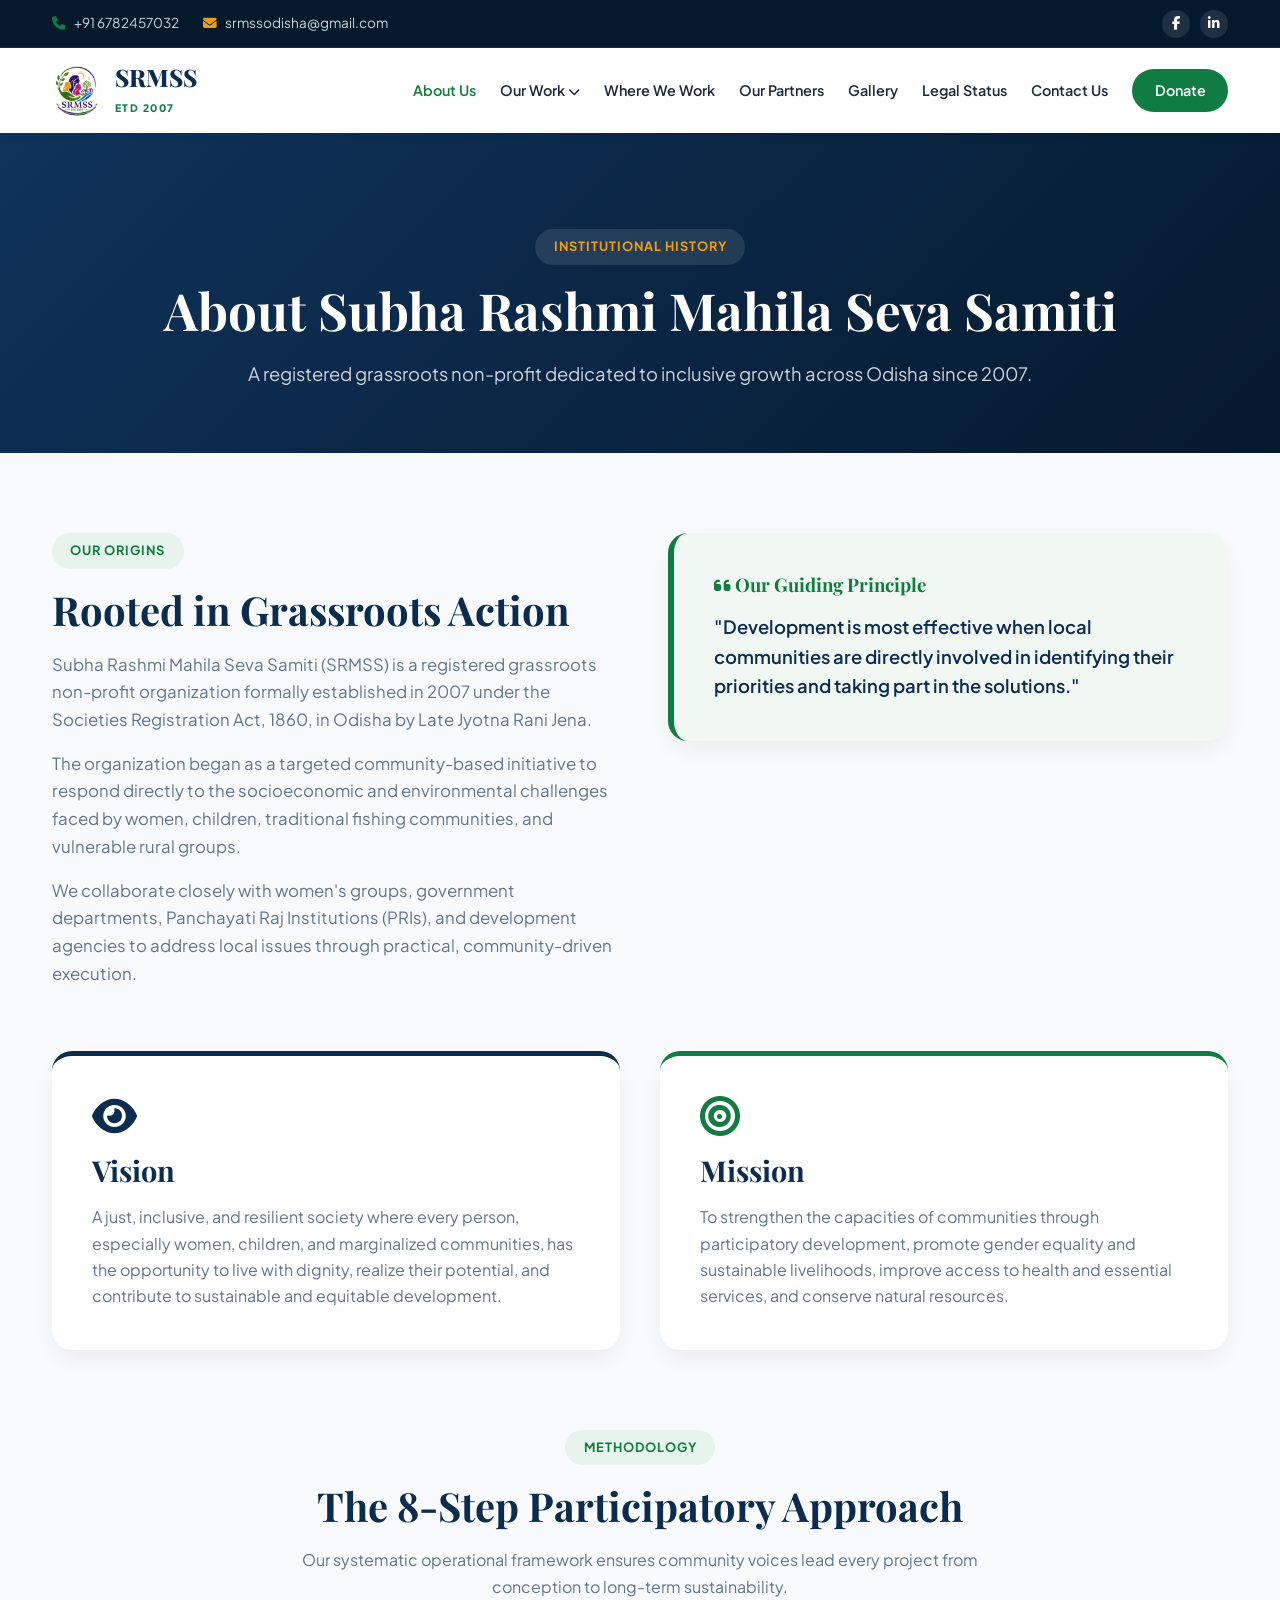
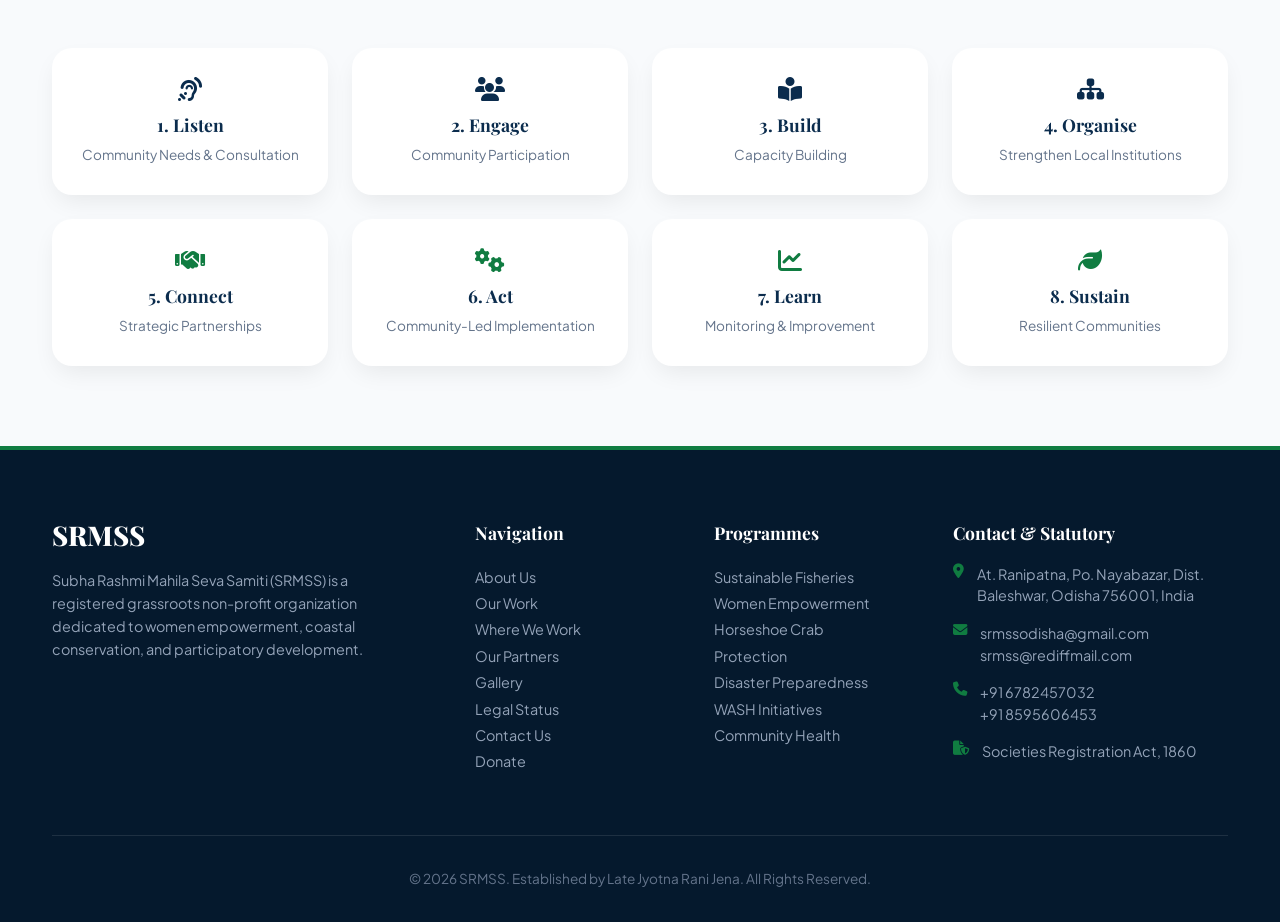
<file: about.html>
<!DOCTYPE html>
<html lang="en">
<head>
    <meta charset="UTF-8">
    <meta name="viewport" content="width=device-width, initial-scale=1.0">
    <title>About Us | SRMSS</title>
    <link rel="preconnect" href="https://fonts.googleapis.com">
    <link rel="preconnect" href="https://fonts.gstatic.com" crossorigin>
    <link href="https://fonts.googleapis.com/css2?family=Plus+Jakarta+Sans:wght@300;400;500;600;700;800&family=Playfair+Display:ital,wght@0,600;0,700;0,800;1,600&display=swap" rel="stylesheet">
    <link rel="stylesheet" href="https://cdnjs.cloudflare.com/ajax/libs/font-awesome/6.4.0/css/all.min.css">
    <style>
        :root{--primary-blue:#0b2c4d;--secondary-blue:#164273;--accent-green:#107c41;--emerald-light:#e6f4ed;--accent-gold:#f59e0b;--gold-light:#fef3c7;--text-dark:#1e293b;--text-muted:#64748b;--bg-light:#f8fafc;--white:#ffffff;--card-shadow:0 10px 25px -5px rgba(0,0,0,0.08);--transition:all 0.3s ease}*{margin:0;padding:0;box-sizing:border-box}html{scroll-behavior:smooth;scroll-padding-top:100px}body{font-family:'Plus Jakarta Sans',sans-serif;color:var(--text-dark);background:var(--bg-light);line-height:1.65;overflow-x:hidden}h1,h2,h3,h4,h5{font-family:'Playfair Display',serif;color:var(--primary-blue);line-height:1.25}a{text-decoration:none;color:inherit;transition:var(--transition)}ul{list-style:none}.container{max-width:1240px;margin:0 auto;padding:0 2rem}.badge{display:inline-block;padding:.45rem 1.15rem;background:var(--emerald-light);color:var(--accent-green);border-radius:50px;font-weight:700;font-size:.8rem;text-transform:uppercase;letter-spacing:1px;margin-bottom:1rem}.btn{display:inline-flex;align-items:center;justify-content:center;padding:.85rem 1.85rem;border-radius:50px;font-weight:600;background:var(--accent-green);color:var(--white);gap:.6rem;border:none;cursor:pointer;transition:.3s}.btn:hover{background:#0c6333;transform:translateY(-2px);box-shadow:0 6px 16px rgba(16,124,65,.3)}.btn-outline{background:transparent;border:2px solid rgba(255,255,255,.4)}.btn-outline:hover{background:var(--white);color:var(--primary-blue)}.top-bar{background:#05192d;color:#cbd5e1;font-size:.85rem;padding:.6rem 0;border-bottom:1px solid rgba(255,255,255,.08)}.top-bar .container{display:flex;justify-content:space-between;align-items:center;flex-wrap:wrap;gap:.5rem}.top-bar span{display:inline-flex;align-items:center;gap:.5rem}.social-icons a{display:inline-flex;align-items:center;justify-content:center;width:28px;height:28px;border-radius:50%;background:rgba(255,255,255,.1);color:var(--white);margin-left:.5rem;transition:.3s}.social-icons a:hover{background:var(--accent-green);transform:translateY(-2px)}header{position:sticky;top:0;background:rgba(255,255,255,.98);backdrop-filter:blur(10px);z-index:10000;box-shadow:0 4px 10px rgba(0,0,0,.05)}nav{display:flex;justify-content:space-between;align-items:center;height:85px}.logo-container{display:flex;align-items:center;gap:.8rem}.logo-img{width:50px;height:50px;border-radius:50%;object-fit:contain;background:var(--white)}.logo-title{font-family:'Playfair Display',serif;font-size:1.5rem;font-weight:800;color:var(--primary-blue);line-height:1}.logo-subtitle{font-size:.65rem;color:var(--accent-green);font-weight:800;text-transform:uppercase;letter-spacing:1.5px;display:block;margin-top:4px}.nav-links{display:flex;gap:1.5rem;align-items:center}.nav-links li{position:relative}.nav-links a{font-weight:600;font-size:.9rem}.nav-links a:hover,.nav-links a.active{color:var(--accent-green)}.dropdown-menu{position:absolute;top:100%;left:0;width:240px;background:var(--white);border-radius:12px;box-shadow:0 15px 30px rgba(0,0,0,.15);padding:.5rem 0;opacity:0;visibility:hidden;transform:translateY(10px);transition:var(--transition);z-index:10001}.dropdown:hover .dropdown-menu{opacity:1;visibility:visible;transform:translateY(0)}.dropdown-menu li a{padding:.6rem 1.2rem;display:block;font-size:.85rem;color:var(--text-muted)}.dropdown-menu li a:hover{background:var(--bg-light);color:var(--accent-green)}.mobile-toggle{display:none;font-size:1.5rem;cursor:pointer;color:var(--primary-blue)}.banner{background:linear-gradient(135deg,#0f335c,#05192d);color:var(--white);padding:6rem 0 4rem;text-align:center}.banner h1{font-size:3.2rem;margin-bottom:1.2rem;line-height:1.15;color:#fff}.section-padding{padding:5rem 0}.section-header{text-align:center;max-width:800px;margin:0 auto 3rem}.section-header h2{font-size:2.5rem;margin-bottom:1rem}.grid-2{display:grid;grid-template-columns:1fr 1fr;gap:3.5rem;align-items:start}.grid-3{display:grid;grid-template-columns:repeat(3,1fr);gap:2rem}.grid-4{display:grid;grid-template-columns:repeat(4,1fr);gap:1.5rem}.card{background:var(--white);padding:2.5rem;border-radius:20px;box-shadow:var(--card-shadow);transition:.3s;border-top:4px solid var(--primary-blue)}.card:hover{transform:translateY(-5px);box-shadow:0 15px 30px rgba(0,0,0,.1);border-top-color:var(--accent-green)}footer{background:#05192d;color:var(--white);padding:4.5rem 0 2rem;border-top:4px solid var(--accent-green)}.footer-grid{display:grid;grid-template-columns:2fr 1fr 1fr 1.5fr;gap:3.5rem;margin-bottom:3.5rem}.footer-links h4{color:var(--white);font-size:1.1rem;margin-bottom:1.25rem}.footer-links ul li a{color:#94a3b8;font-size:.9rem;transition:.3s}.footer-links ul li a:hover{color:var(--accent-green)}.footer-contact li{display:flex;gap:.8rem;color:#94a3b8;margin-bottom:1rem;font-size:.9rem;line-height:1.5}.footer-bottom{border-top:1px solid rgba(255,255,255,.1);padding-top:2rem;text-align:center;color:#64748b;font-size:.85rem}@media (max-width:1024px){.grid-2,.grid-3,.grid-4,.footer-grid{grid-template-columns:1fr 1fr}}@media (max-width:768px){.grid-2,.grid-3,.grid-4,.footer-grid{grid-template-columns:1fr}.nav-links{position:fixed;top:85px;left:-100%;width:100%;height:calc(100vh - 85px);background:var(--white);flex-direction:column;padding-top:2rem;transition:var(--transition);z-index:99999}.nav-links.active{left:0}.mobile-toggle{display:block}.dropdown-menu{position:static;box-shadow:none;display:none}.dropdown:hover .dropdown-menu{display:block}.banner{padding:4rem 0 2rem}}
    </style>
</head>
<body>
    <div class="top-bar">
        <div class="container">
            <div style="display: flex; gap: 1.5rem; align-items: center; flex-wrap: wrap;">
                <span><i class="fa-solid fa-phone" style="color: var(--accent-green);"></i> +91 6782457032</span>
                <span><i class="fa-solid fa-envelope" style="color: var(--accent-gold);"></i> srmssodisha@gmail.com</span>
            </div>
            <div class="social-icons">
                <a href="https://www.facebook.com/profile.php?id=61577730561571" target="_blank"><i class="fa-brands fa-facebook-f"></i></a>
                <a href="https://linkedin.com/in/srmss-non-profits-0b79b623b" target="_blank"><i class="fa-brands fa-linkedin-in"></i></a>
            </div>
        </div>
    </div>

    <header>
        <div class="container">
            <nav>
                <a href="index.html" class="logo-container">
                    <img src="IMG-20260717-WA0000.jpg" alt="SRMSS Logo" class="logo-img" onerror="this.src='https://via.placeholder.com/50'">
                    <div><span class="logo-title">SRMSS</span><span class="logo-subtitle">Etd 2007</span></div>
                </a>
                <ul class="nav-links" id="navLinks">
                    <li><a href="about.html" class="active">About Us</a></li>
                    <li class="dropdown"><a href="work.html">Our Work <i class="fa-solid fa-chevron-down" style="font-size: 0.75rem;"></i></a>
                        <ul class="dropdown-menu">
                            <li><a href="work.html#fisheries">Sustainable Fisheries</a></li>
                            <li><a href="work.html#women">Women Empowerment</a></li>
                            <li><a href="work.html#coastal">Coastal Conservation</a></li>
                            <li><a href="work.html#disaster">Disaster Preparedness</a></li>
                            <li><a href="work.html#wash">WASH Initiatives</a></li>
                            <li><a href="work.html#health">Community Health</a></li>
                        </ul>
                    </li>
                    <li><a href="where-we-work.html">Where We Work</a></li>
                    <li><a href="partners.html">Our Partners</a></li>
                    <li><a href="gallery.html">Gallery</a></li>
                    <li><a href="legal-status.html">Legal Status</a></li>
                    <li><a href="contact.html">Contact Us</a></li>
                    <li><a href="donate.html" class="btn btn-primary" style="color:white; padding: 0.6rem 1.4rem;">Donate</a></li>
                </ul>
                <div class="mobile-toggle" id="mobileToggle"><i class="fa-solid fa-bars"></i></div>
            </nav>
        </div>
    </header>

    <div class="banner">
        <div class="container">
            <span class="badge" style="background: rgba(255,255,255,0.1); color: var(--accent-gold);">Institutional History</span>
            <h1>About Subha Rashmi Mahila Seva Samiti</h1>
            <p style="color: #cbd5e1; font-size: 1.15rem;">A registered grassroots non-profit dedicated to inclusive growth across Odisha since 2007.</p>
        </div>
    </div>

    <section class="section-padding">
        <div class="container">
            <div class="grid-2" style="margin-bottom: 4rem;">
                <div>
                    <span class="badge">Our Origins</span>
                    <h2 style="font-size: 2.5rem; margin-bottom: 1rem;">Rooted in Grassroots Action</h2>
                    <p style="margin-bottom: 1rem; color: var(--text-muted); font-size: 1.05rem;">Subha Rashmi Mahila Seva Samiti (SRMSS) is a registered grassroots non-profit organization formally established in 2007 under the Societies Registration Act, 1860, in Odisha by Late Jyotna Rani Jena.</p>
                    <p style="margin-bottom: 1rem; color: var(--text-muted); font-size: 1.05rem;">The organization began as a targeted community-based initiative to respond directly to the socioeconomic and environmental challenges faced by women, children, traditional fishing communities, and vulnerable rural groups.</p>
                    <p style="color: var(--text-muted); font-size: 1.05rem;">We collaborate closely with women's groups, government departments, Panchayati Raj Institutions (PRIs), and development agencies to address local issues through practical, community-driven execution.</p>
                </div>
                <div class="card" style="border-left: 6px solid var(--accent-green); background: #f1f8f4; border-top: none;">
                    <h3 style="color: var(--accent-green); margin-bottom: 1rem;"><i class="fa-solid fa-quote-left"></i> Our Guiding Principle</h3>
                    <p style="font-size: 1.15rem; color: var(--primary-blue); font-weight: 600; line-height: 1.6;">"Development is most effective when local communities are directly involved in identifying their priorities and taking part in the solutions."</p>
                </div>
            </div>

            <div class="grid-2" style="gap: 2.5rem; margin-bottom: 5rem;">
                <div class="card" style="border-top: 5px solid var(--primary-blue);">
                    <i class="fa-solid fa-eye" style="font-size: 2.5rem; color: var(--primary-blue); margin-bottom: 1rem;"></i>
                    <h3 style="font-size: 1.8rem;">Vision</h3>
                    <p style="color: var(--text-muted); margin-top: 1rem;">A just, inclusive, and resilient society where every person, especially women, children, and marginalized communities, has the opportunity to live with dignity, realize their potential, and contribute to sustainable and equitable development.</p>
                </div>
                <div class="card" style="border-top: 5px solid var(--accent-green);">
                    <i class="fa-solid fa-bullseye" style="font-size: 2.5rem; color: var(--accent-green); margin-bottom: 1rem;"></i>
                    <h3 style="font-size: 1.8rem;">Mission</h3>
                    <p style="color: var(--text-muted); margin-top: 1rem;">To strengthen the capacities of communities through participatory development, promote gender equality and sustainable livelihoods, improve access to health and essential services, and conserve natural resources.</p>
                </div>
            </div>

            <div style="text-align: center; max-width: 700px; margin: 0 auto 3rem;">
                <span class="badge">Methodology</span>
                <h2 style="font-size: 2.5rem; margin-bottom: 1rem;">The 8-Step Participatory Approach</h2>
                <p style="color: var(--text-muted);">Our systematic operational framework ensures community voices lead every project from conception to long-term sustainability.</p>
            </div>
            <div class="grid-4">
                <div class="card" style="text-align: center; border-top: none; padding: 1.8rem;">
                    <i class="fa-solid fa-ear-listen" style="font-size: 1.5rem; color: var(--primary-blue); margin-bottom: 0.8rem;"></i>
                    <h4 style="font-size: 1.1rem; margin-bottom: 0.5rem;">1. Listen</h4><p style="font-size: 0.85rem; color: var(--text-muted);">Community Needs & Consultation</p>
                </div>
                <div class="card" style="text-align: center; border-top: none; padding: 1.8rem;">
                    <i class="fa-solid fa-users" style="font-size: 1.5rem; color: var(--primary-blue); margin-bottom: 0.8rem;"></i>
                    <h4 style="font-size: 1.1rem; margin-bottom: 0.5rem;">2. Engage</h4><p style="font-size: 0.85rem; color: var(--text-muted);">Community Participation</p>
                </div>
                <div class="card" style="text-align: center; border-top: none; padding: 1.8rem;">
                    <i class="fa-solid fa-book-open-reader" style="font-size: 1.5rem; color: var(--primary-blue); margin-bottom: 0.8rem;"></i>
                    <h4 style="font-size: 1.1rem; margin-bottom: 0.5rem;">3. Build</h4><p style="font-size: 0.85rem; color: var(--text-muted);">Capacity Building</p>
                </div>
                <div class="card" style="text-align: center; border-top: none; padding: 1.8rem;">
                    <i class="fa-solid fa-sitemap" style="font-size: 1.5rem; color: var(--primary-blue); margin-bottom: 0.8rem;"></i>
                    <h4 style="font-size: 1.1rem; margin-bottom: 0.5rem;">4. Organise</h4><p style="font-size: 0.85rem; color: var(--text-muted);">Strengthen Local Institutions</p>
                </div>
                <div class="card" style="text-align: center; border-top: none; padding: 1.8rem;">
                    <i class="fa-solid fa-handshake" style="font-size: 1.5rem; color: var(--accent-green); margin-bottom: 0.8rem;"></i>
                    <h4 style="font-size: 1.1rem; margin-bottom: 0.5rem;">5. Connect</h4><p style="font-size: 0.85rem; color: var(--text-muted);">Strategic Partnerships</p>
                </div>
                <div class="card" style="text-align: center; border-top: none; padding: 1.8rem;">
                    <i class="fa-solid fa-gears" style="font-size: 1.5rem; color: var(--accent-green); margin-bottom: 0.8rem;"></i>
                    <h4 style="font-size: 1.1rem; margin-bottom: 0.5rem;">6. Act</h4><p style="font-size: 0.85rem; color: var(--text-muted);">Community-Led Implementation</p>
                </div>
                <div class="card" style="text-align: center; border-top: none; padding: 1.8rem;">
                    <i class="fa-solid fa-chart-line" style="font-size: 1.5rem; color: var(--accent-green); margin-bottom: 0.8rem;"></i>
                    <h4 style="font-size: 1.1rem; margin-bottom: 0.5rem;">7. Learn</h4><p style="font-size: 0.85rem; color: var(--text-muted);">Monitoring & Improvement</p>
                </div>
                <div class="card" style="text-align: center; border-top: none; padding: 1.8rem;">
                    <i class="fa-solid fa-leaf" style="font-size: 1.5rem; color: var(--accent-green); margin-bottom: 0.8rem;"></i>
                    <h4 style="font-size: 1.1rem; margin-bottom: 0.5rem;">8. Sustain</h4><p style="font-size: 0.85rem; color: var(--text-muted);">Resilient Communities</p>
                </div>
            </div>
        </div>
    </section>

    <footer>
        <div class="container">
            <div class="footer-grid">
                <div>
                    <span class="logo-title" style="color: white; font-size: 1.7rem;">SRMSS</span>
                    <p style="color: #94a3b8; margin-top: 1rem; font-size: 0.9rem; line-height: 1.6;">Subha Rashmi Mahila Seva Samiti (SRMSS) is a registered grassroots non-profit organization dedicated to women empowerment, coastal conservation, and participatory development.</p>
                </div>
                <div class="footer-links">
                    <h4>Navigation</h4>
                    <ul>
                        <li><a href="about.html">About Us</a></li><li><a href="work.html">Our Work</a></li><li><a href="where-we-work.html">Where We Work</a></li><li><a href="partners.html">Our Partners</a></li><li><a href="gallery.html">Gallery</a></li><li><a href="legal-status.html">Legal Status</a></li><li><a href="contact.html">Contact Us</a></li><li><a href="donate.html">Donate</a></li>
                    </ul>
                </div>
                <div class="footer-links">
                    <h4>Programmes</h4>
                    <ul>
                        <li><a href="work.html#fisheries">Sustainable Fisheries</a></li><li><a href="work.html#women">Women Empowerment</a></li><li><a href="work.html#coastal">Horseshoe Crab Protection</a></li><li><a href="work.html#disaster">Disaster Preparedness</a></li><li><a href="work.html#wash">WASH Initiatives</a></li><li><a href="work.html#health">Community Health</a></li>
                    </ul>
                </div>
                <div class="footer-links">
                    <h4>Contact & Statutory</h4>
                    <ul class="footer-contact">
                        <li><i class="fa-solid fa-location-dot" style="color: var(--accent-green);"></i> <span>At. Ranipatna, Po. Nayabazar, Dist. Baleshwar, Odisha 756001, India</span></li>
                        <li><i class="fa-solid fa-envelope" style="color: var(--accent-green);"></i> <span>srmssodisha@gmail.com<br>srmss@rediffmail.com</span></li>
                        <li><i class="fa-solid fa-phone" style="color: var(--accent-green);"></i> <span>+91 6782457032<br>+91 8595606453</span></li>
                        <li><i class="fa-solid fa-file-shield" style="color: var(--accent-green);"></i> <span>Societies Registration Act, 1860</span></li>
                    </ul>
                </div>
            </div>
            <div class="footer-bottom">
                <p>&copy; 2026 SRMSS. Established by Late Jyotna Rani Jena. All Rights Reserved.</p>
            </div>
        </div>
    </footer>
    <script>document.getElementById('mobileToggle').addEventListener('click', () => { document.getElementById('navLinks').classList.toggle('active'); });</script>
</body>
</html>
</file>
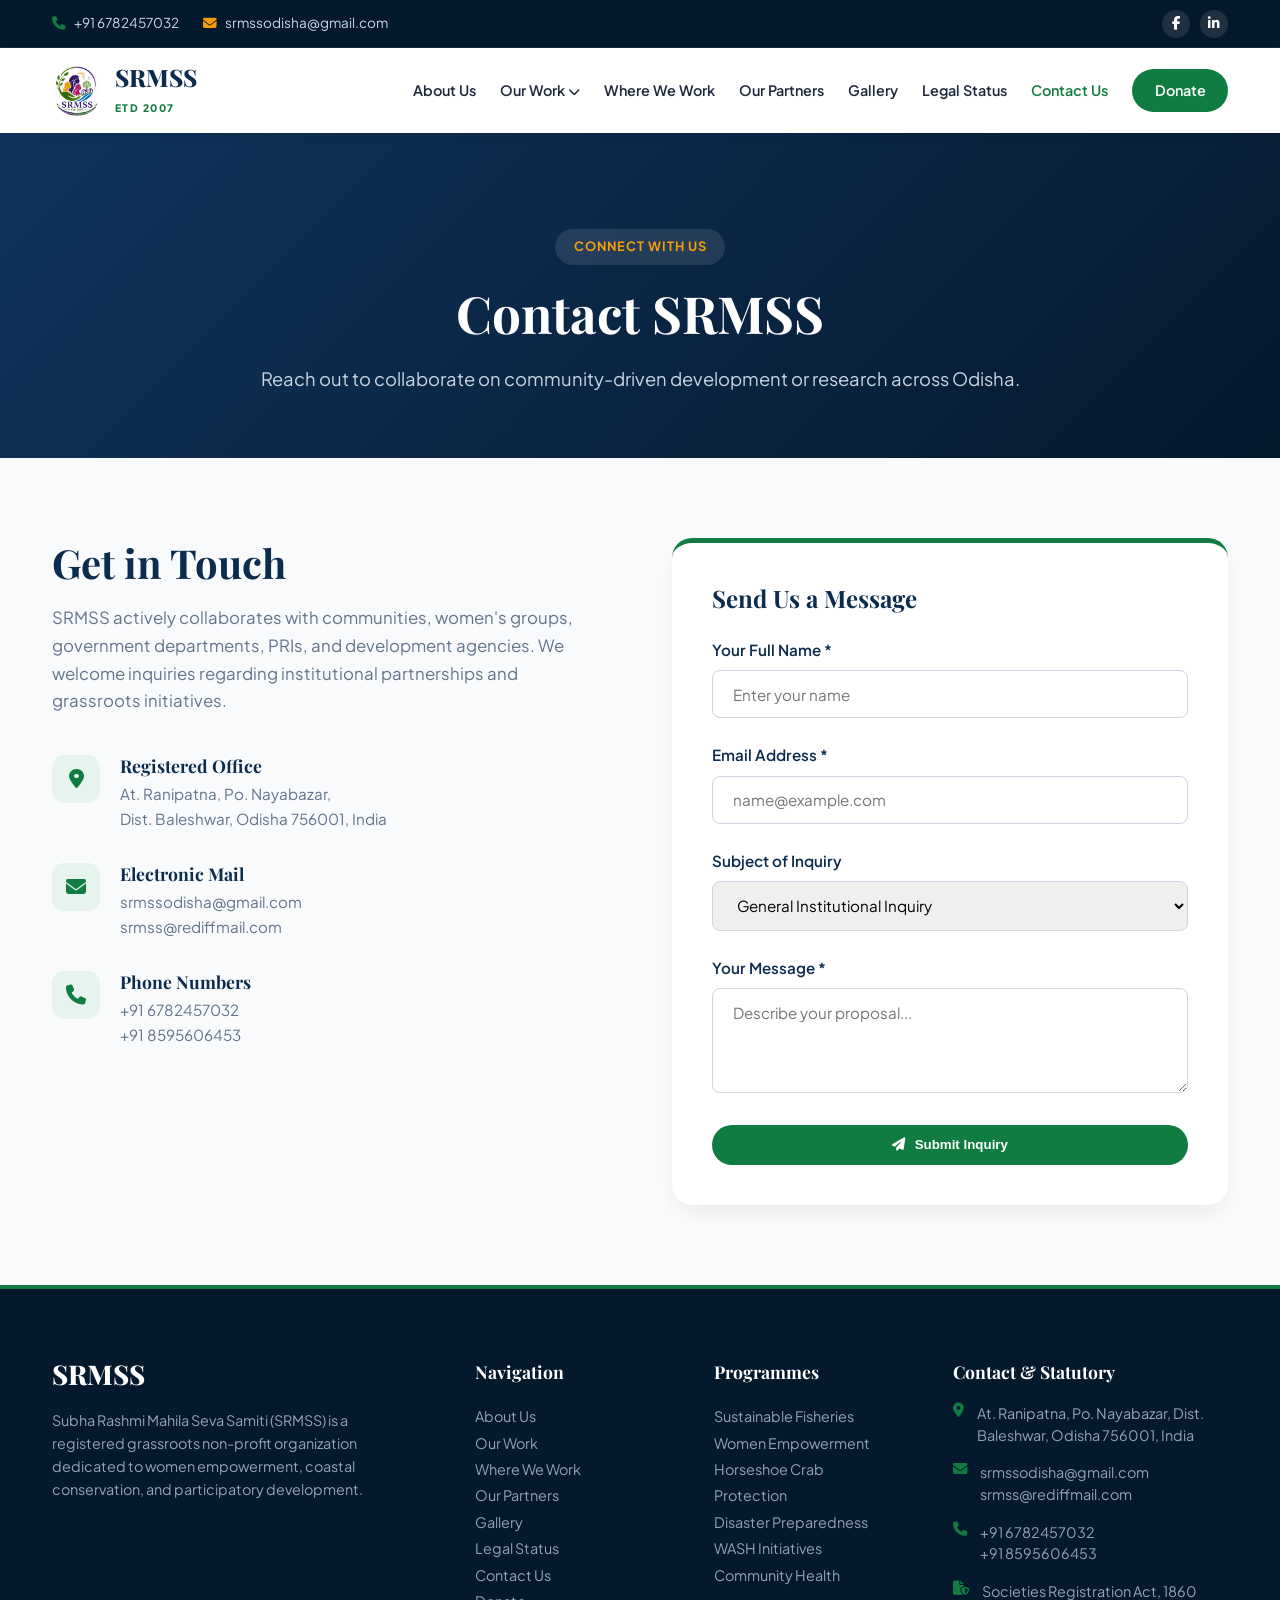
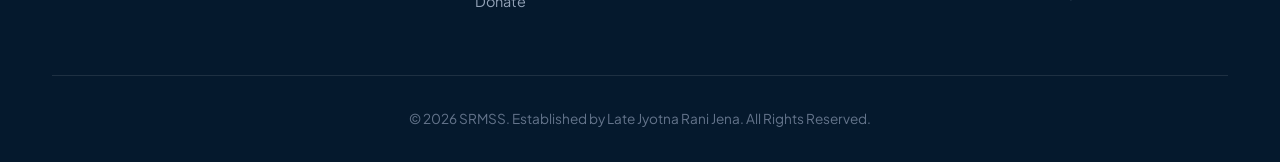
<file: contact.html>
<!DOCTYPE html>
<html lang="en">
<head>
    <meta charset="UTF-8">
    <meta name="viewport" content="width=device-width, initial-scale=1.0">
    <title>Contact Us | SRMSS</title>
    <link rel="preconnect" href="https://fonts.googleapis.com">
    <link rel="preconnect" href="https://fonts.gstatic.com" crossorigin>
    <link href="https://fonts.googleapis.com/css2?family=Plus+Jakarta+Sans:wght@300;400;500;600;700;800&family=Playfair+Display:ital,wght@0,600;0,700;0,800;1,600&display=swap" rel="stylesheet">
    <link rel="stylesheet" href="https://cdnjs.cloudflare.com/ajax/libs/font-awesome/6.4.0/css/all.min.css">
    <style>
        :root{--primary-blue:#0b2c4d;--secondary-blue:#164273;--accent-green:#107c41;--emerald-light:#e6f4ed;--accent-gold:#f59e0b;--gold-light:#fef3c7;--text-dark:#1e293b;--text-muted:#64748b;--bg-light:#f8fafc;--white:#ffffff;--card-shadow:0 10px 25px -5px rgba(0,0,0,0.08);--transition:all 0.3s ease}*{margin:0;padding:0;box-sizing:border-box}html{scroll-behavior:smooth;scroll-padding-top:100px}body{font-family:'Plus Jakarta Sans',sans-serif;color:var(--text-dark);background:var(--bg-light);line-height:1.65;overflow-x:hidden}h1,h2,h3,h4,h5{font-family:'Playfair Display',serif;color:var(--primary-blue);line-height:1.25}a{text-decoration:none;color:inherit;transition:var(--transition)}ul{list-style:none}.container{max-width:1240px;margin:0 auto;padding:0 2rem}.badge{display:inline-block;padding:.45rem 1.15rem;background:var(--emerald-light);color:var(--accent-green);border-radius:50px;font-weight:700;font-size:.8rem;text-transform:uppercase;letter-spacing:1px;margin-bottom:1rem}.btn{display:inline-flex;align-items:center;justify-content:center;padding:.85rem 1.85rem;border-radius:50px;font-weight:600;background:var(--accent-green);color:var(--white);gap:.6rem;border:none;cursor:pointer;transition:.3s}.btn:hover{background:#0c6333;transform:translateY(-2px);box-shadow:0 6px 16px rgba(16,124,65,.3)}.top-bar{background:#05192d;color:#cbd5e1;font-size:.85rem;padding:.6rem 0;border-bottom:1px solid rgba(255,255,255,.08)}.top-bar .container{display:flex;justify-content:space-between;align-items:center;flex-wrap:wrap;gap:.5rem}.top-bar span{display:inline-flex;align-items:center;gap:.5rem}.social-icons a{display:inline-flex;align-items:center;justify-content:center;width:28px;height:28px;border-radius:50%;background:rgba(255,255,255,.1);color:var(--white);margin-left:.5rem;transition:.3s}.social-icons a:hover{background:var(--accent-green);transform:translateY(-2px)}header{position:sticky;top:0;background:rgba(255,255,255,.98);backdrop-filter:blur(10px);z-index:10000;box-shadow:0 4px 10px rgba(0,0,0,.05)}nav{display:flex;justify-content:space-between;align-items:center;height:85px}.logo-container{display:flex;align-items:center;gap:.8rem}.logo-img{width:50px;height:50px;border-radius:50%;object-fit:contain;background:var(--white)}.logo-title{font-family:'Playfair Display',serif;font-size:1.5rem;font-weight:800;color:var(--primary-blue);line-height:1}.logo-subtitle{font-size:.65rem;color:var(--accent-green);font-weight:800;text-transform:uppercase;letter-spacing:1.5px;display:block;margin-top:4px}.nav-links{display:flex;gap:1.5rem;align-items:center}.nav-links li{position:relative}.nav-links a{font-weight:600;font-size:.9rem}.nav-links a:hover,.nav-links a.active{color:var(--accent-green)}.dropdown-menu{position:absolute;top:100%;left:0;width:240px;background:var(--white);border-radius:12px;box-shadow:0 15px 30px rgba(0,0,0,.15);padding:.5rem 0;opacity:0;visibility:hidden;transform:translateY(10px);transition:var(--transition);z-index:10001}.dropdown:hover .dropdown-menu{opacity:1;visibility:visible;transform:translateY(0)}.dropdown-menu li a{padding:.6rem 1.2rem;display:block;font-size:.85rem;color:var(--text-muted)}.dropdown-menu li a:hover{background:var(--bg-light);color:var(--accent-green)}.mobile-toggle{display:none;font-size:1.5rem;cursor:pointer;color:var(--primary-blue)}.banner{background:linear-gradient(135deg,#0f335c,#05192d);color:var(--white);padding:6rem 0 4rem;text-align:center}.banner h1{font-size:3.2rem;margin-bottom:1.2rem;color:white}.section-padding{padding:5rem 0}.grid-2{display:grid;grid-template-columns:1fr 1fr;gap:4rem;align-items:start}.card{background:var(--white);padding:2.5rem;border-radius:20px;box-shadow:var(--card-shadow);border-top:5px solid var(--accent-green)}
        
        /* Contact Form Styles */
        .form-group{margin-bottom:1.5rem}.form-group label{display:block;margin-bottom:.5rem;font-weight:600;font-size:.95rem;color:var(--primary-blue)}.form-control{width:100%;padding:.85rem 1.25rem;border:1px solid #cbd5e1;border-radius:8px;font-family:inherit;font-size:.95rem}.info-item{display:flex;gap:1.25rem;align-items:flex-start;margin-bottom:2rem}.info-icon{width:48px;height:48px;border-radius:12px;background:var(--emerald-light);color:var(--accent-green);display:flex;align-items:center;justify-content:center;font-size:1.25rem;flex-shrink:0}

        footer{background:#05192d;color:var(--white);padding:4.5rem 0 2rem;border-top:4px solid var(--accent-green)}.footer-grid{display:grid;grid-template-columns:2fr 1fr 1fr 1.5fr;gap:3.5rem;margin-bottom:3.5rem}.footer-links h4{color:var(--white);font-size:1.1rem;margin-bottom:1.25rem}.footer-links ul li a{color:#94a3b8;font-size:.9rem;transition:.3s}.footer-links ul li a:hover{color:var(--accent-green)}.footer-contact li{display:flex;gap:.8rem;color:#94a3b8;margin-bottom:1rem;font-size:.9rem;line-height:1.5}.footer-bottom{border-top:1px solid rgba(255,255,255,.1);padding-top:2rem;text-align:center;color:#64748b;font-size:.85rem}@media (max-width:1024px){.grid-2,.footer-grid{grid-template-columns:1fr 1fr}}@media (max-width:768px){.grid-2,.footer-grid{grid-template-columns:1fr}.nav-links{position:fixed;top:85px;left:-100%;width:100%;height:calc(100vh - 85px);background:var(--white);flex-direction:column;padding-top:2rem;transition:var(--transition);z-index:99999}.nav-links.active{left:0}.mobile-toggle{display:block}.dropdown-menu{position:static;box-shadow:none;display:none}.dropdown:hover .dropdown-menu{display:block}.banner{padding:4rem 0 2rem}}
    </style>
</head>
<body>
    <div class="top-bar">
        <div class="container">
            <div style="display: flex; gap: 1.5rem; align-items: center; flex-wrap: wrap;">
                <span><i class="fa-solid fa-phone" style="color: var(--accent-green);"></i> +91 6782457032</span>
                <span><i class="fa-solid fa-envelope" style="color: var(--accent-gold);"></i> srmssodisha@gmail.com</span>
            </div>
            <div class="social-icons">
                <a href="https://www.facebook.com/profile.php?id=61577730561571" target="_blank"><i class="fa-brands fa-facebook-f"></i></a>
                <a href="https://linkedin.com/in/srmss-non-profits-0b79b623b" target="_blank"><i class="fa-brands fa-linkedin-in"></i></a>
            </div>
        </div>
    </div>

    <header>
        <div class="container">
            <nav>
                <a href="index.html" class="logo-container">
                    <img src="IMG-20260717-WA0000.jpg" alt="SRMSS Logo" class="logo-img" onerror="this.src='https://via.placeholder.com/50'">
                    <div><span class="logo-title">SRMSS</span><span class="logo-subtitle">Etd 2007</span></div>
                </a>
                <ul class="nav-links" id="navLinks">
                    <li><a href="about.html">About Us</a></li>
                    <li class="dropdown"><a href="work.html">Our Work <i class="fa-solid fa-chevron-down" style="font-size: 0.75rem;"></i></a>
                        <ul class="dropdown-menu">
                            <li><a href="work.html#fisheries">Sustainable Fisheries</a></li>
                            <li><a href="work.html#women">Women Empowerment</a></li>
                            <li><a href="work.html#coastal">Coastal Conservation</a></li>
                            <li><a href="work.html#disaster">Disaster Preparedness</a></li>
                            <li><a href="work.html#wash">WASH Initiatives</a></li>
                            <li><a href="work.html#health">Community Health</a></li>
                        </ul>
                    </li>
                    <li><a href="where-we-work.html">Where We Work</a></li>
                    <li><a href="partners.html">Our Partners</a></li>
                    <li><a href="gallery.html">Gallery</a></li>
                    <li><a href="legal-status.html">Legal Status</a></li>
                    <li><a href="contact.html" class="active">Contact Us</a></li>
                    <li><a href="donate.html" class="btn btn-primary" style="color:white; padding: 0.6rem 1.4rem;">Donate</a></li>
                </ul>
                <div class="mobile-toggle" id="mobileToggle"><i class="fa-solid fa-bars"></i></div>
            </nav>
        </div>
    </header>

    <div class="banner">
        <div class="container">
            <span class="badge" style="background: rgba(255,255,255,0.1); color: var(--accent-gold);">Connect With Us</span>
            <h1>Contact SRMSS</h1>
            <p style="color: #cbd5e1; font-size: 1.15rem;">Reach out to collaborate on community-driven development or research across Odisha.</p>
        </div>
    </div>

    <section class="section-padding">
        <div class="container">
            <div class="grid-2">
                <div>
                    <h2 style="font-size: 2.5rem;">Get in Touch</h2>
                    <p style="color: var(--text-muted); font-size: 1.05rem; margin: 1rem 0 2.5rem;">SRMSS actively collaborates with communities, women's groups, government departments, PRIs, and development agencies. We welcome inquiries regarding institutional partnerships and grassroots initiatives.</p>
                    
                    <div class="info-item">
                        <div class="info-icon"><i class="fa-solid fa-location-dot"></i></div>
                        <div>
                            <h4 style="font-size: 1.1rem; margin-bottom: 0.25rem;">Registered Office</h4>
                            <p style="color: var(--text-muted); font-size: 0.95rem;">At. Ranipatna, Po. Nayabazar,<br>Dist. Baleshwar, Odisha 756001, India</p>
                        </div>
                    </div>
                    <div class="info-item">
                        <div class="info-icon"><i class="fa-solid fa-envelope"></i></div>
                        <div>
                            <h4 style="font-size: 1.1rem; margin-bottom: 0.25rem;">Electronic Mail</h4>
                            <p style="color: var(--text-muted); font-size: 0.95rem;">srmssodisha@gmail.com<br>srmss@rediffmail.com</p>
                        </div>
                    </div>
                    <div class="info-item">
                        <div class="info-icon"><i class="fa-solid fa-phone"></i></div>
                        <div>
                            <h4 style="font-size: 1.1rem; margin-bottom: 0.25rem;">Phone Numbers</h4>
                            <p style="color: var(--text-muted); font-size: 0.95rem;">+91 6782457032<br>+91 8595606453</p>
                        </div>
                    </div>
                </div>

                <div class="card">
                    <h3 style="margin-bottom: 1.5rem; font-size: 1.5rem;">Send Us a Message</h3>
                    <form action="#" method="POST" onsubmit="event.preventDefault(); alert('Thank you for reaching out to SRMSS. We will contact you shortly.');">
                        <div class="form-group"><label>Your Full Name *</label><input type="text" class="form-control" required placeholder="Enter your name"></div>
                        <div class="form-group"><label>Email Address *</label><input type="email" class="form-control" required placeholder="name@example.com"></div>
                        <div class="form-group">
                            <label>Subject of Inquiry</label>
                            <select class="form-control">
                                <option>General Institutional Inquiry</option>
                                <option>Partnership: Sustainable Fisheries</option>
                                <option>Partnership: Women Empowerment</option>
                                <option>Partnership: Coastal Conservation</option>
                                <option>Partnership: Disaster Preparedness</option>
                                <option>Partnership: WASH Initiatives</option>
                                <option>Partnership: Community Health</option>
                            </select>
                        </div>
                        <div class="form-group"><label>Your Message *</label><textarea rows="4" class="form-control" required placeholder="Describe your proposal..."></textarea></div>
                        <button type="submit" class="btn" style="width: 100%; padding: 0.8rem;"><i class="fa-solid fa-paper-plane"></i> Submit Inquiry</button>
                    </form>
                </div>
            </div>
        </div>
    </section>

    <footer>
        <div class="container">
            <div class="footer-grid">
                <div>
                    <span class="logo-title" style="color: white; font-size: 1.7rem;">SRMSS</span>
                    <p style="color: #94a3b8; margin-top: 1rem; font-size: 0.9rem; line-height: 1.6;">Subha Rashmi Mahila Seva Samiti (SRMSS) is a registered grassroots non-profit organization dedicated to women empowerment, coastal conservation, and participatory development.</p>
                </div>
                <div class="footer-links">
                    <h4>Navigation</h4>
                    <ul>
                        <li><a href="about.html">About Us</a></li><li><a href="work.html">Our Work</a></li><li><a href="where-we-work.html">Where We Work</a></li><li><a href="partners.html">Our Partners</a></li><li><a href="gallery.html">Gallery</a></li><li><a href="legal-status.html">Legal Status</a></li><li><a href="contact.html">Contact Us</a></li><li><a href="donate.html">Donate</a></li>
                    </ul>
                </div>
                <div class="footer-links">
                    <h4>Programmes</h4>
                    <ul>
                        <li><a href="work.html#fisheries">Sustainable Fisheries</a></li><li><a href="work.html#women">Women Empowerment</a></li><li><a href="work.html#coastal">Horseshoe Crab Protection</a></li><li><a href="work.html#disaster">Disaster Preparedness</a></li><li><a href="work.html#wash">WASH Initiatives</a></li><li><a href="work.html#health">Community Health</a></li>
                    </ul>
                </div>
                <div class="footer-links">
                    <h4>Contact & Statutory</h4>
                    <ul class="footer-contact">
                        <li><i class="fa-solid fa-location-dot" style="color: var(--accent-green);"></i> <span>At. Ranipatna, Po. Nayabazar, Dist. Baleshwar, Odisha 756001, India</span></li>
                        <li><i class="fa-solid fa-envelope" style="color: var(--accent-green);"></i> <span>srmssodisha@gmail.com<br>srmss@rediffmail.com</span></li>
                        <li><i class="fa-solid fa-phone" style="color: var(--accent-green);"></i> <span>+91 6782457032<br>+91 8595606453</span></li>
                        <li><i class="fa-solid fa-file-shield" style="color: var(--accent-green);"></i> <span>Societies Registration Act, 1860</span></li>
                    </ul>
                </div>
            </div>
            <div class="footer-bottom">
                <p>&copy; 2026 SRMSS. Established by Late Jyotna Rani Jena. All Rights Reserved.</p>
            </div>
        </div>
    </footer>
    <script>document.getElementById('mobileToggle').addEventListener('click', () => { document.getElementById('navLinks').classList.toggle('active'); });</script>
</body>
</html>
</file>
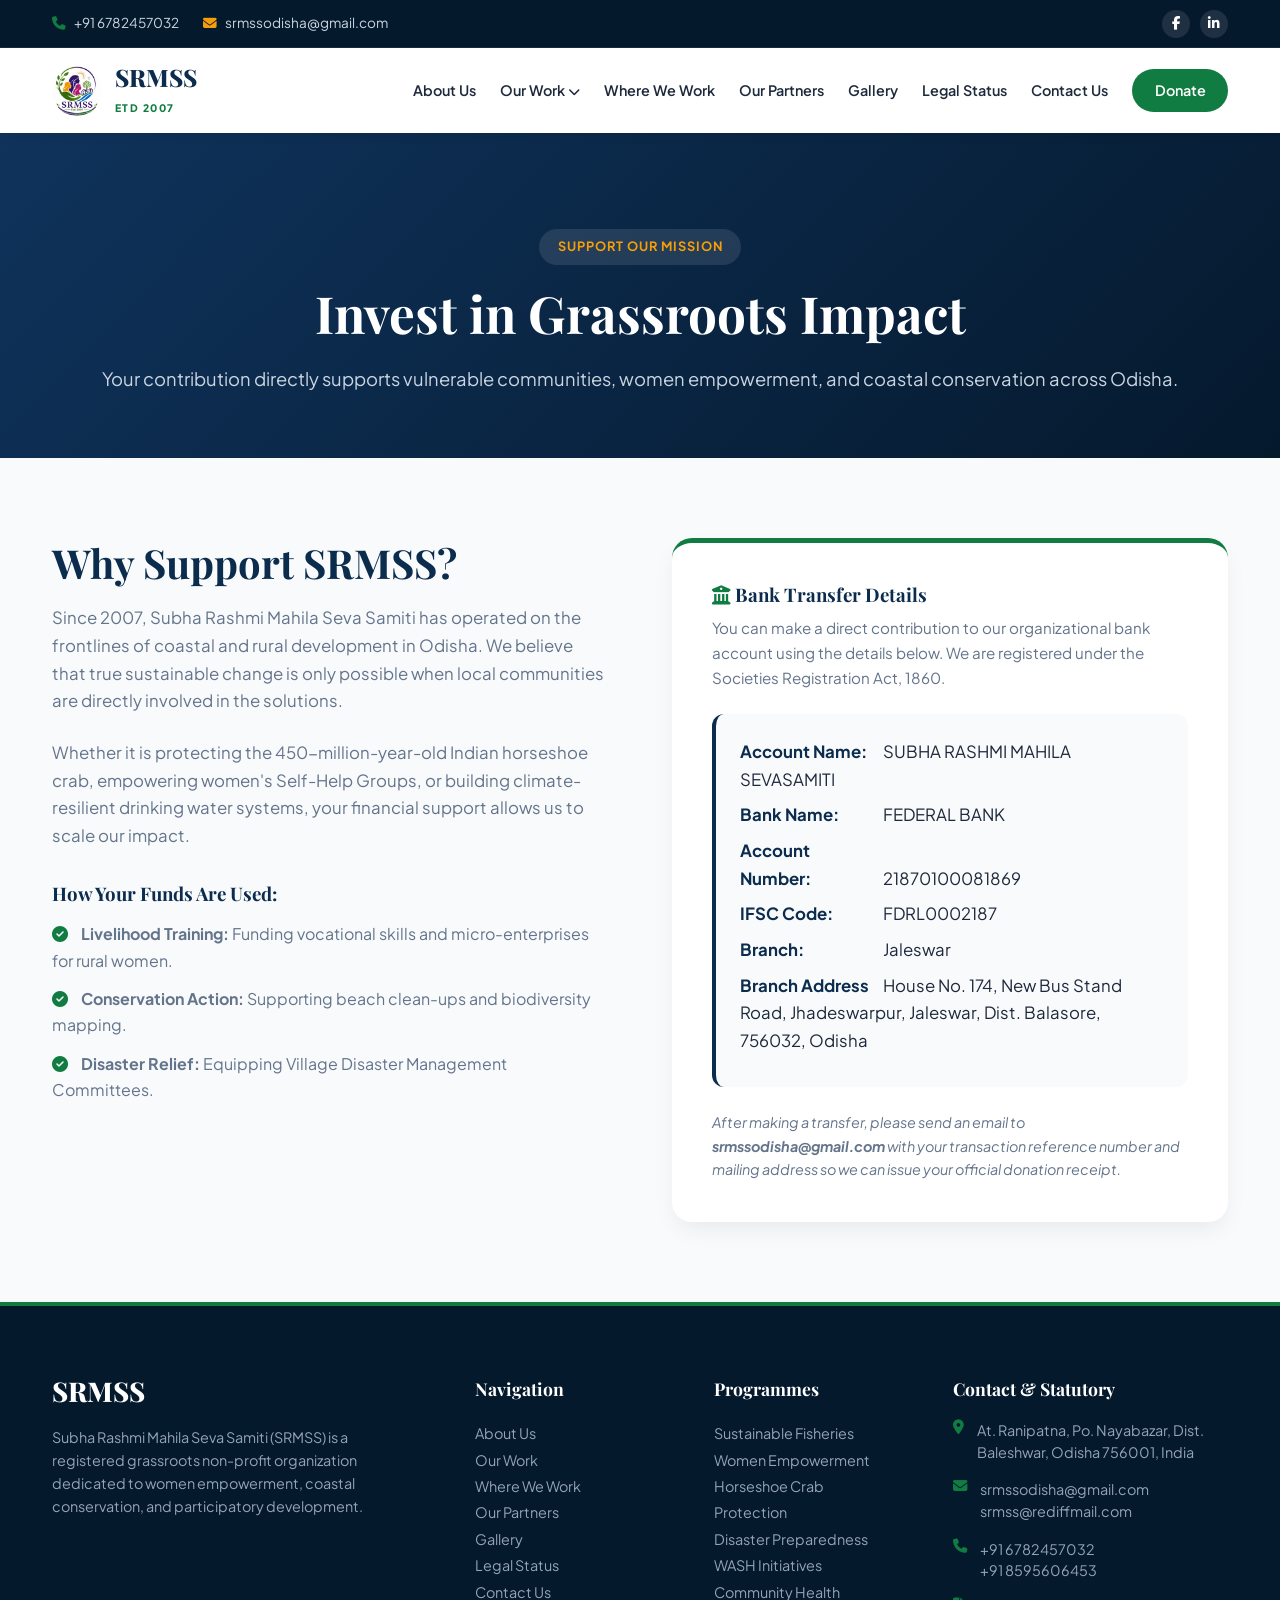
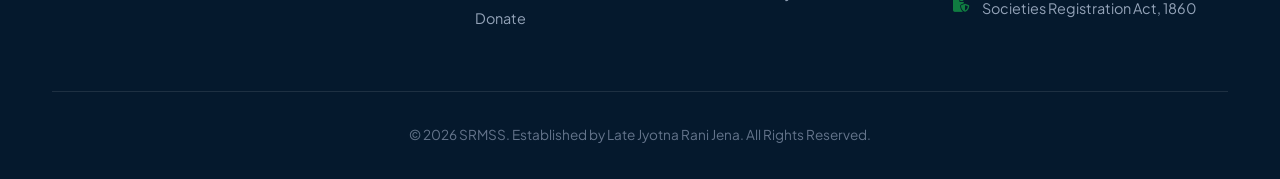
<file: donate.html>
<!DOCTYPE html>
<html lang="en">
<head>
    <meta charset="UTF-8">
    <meta name="viewport" content="width=device-width, initial-scale=1.0">
    <title>Donate | SRMSS</title>
    <link rel="preconnect" href="https://fonts.googleapis.com">
    <link rel="preconnect" href="https://fonts.gstatic.com" crossorigin>
    <link href="https://fonts.googleapis.com/css2?family=Plus+Jakarta+Sans:wght@300;400;500;600;700;800&family=Playfair+Display:ital,wght@0,600;0,700;0,800;1,600&display=swap" rel="stylesheet">
    <link rel="stylesheet" href="https://cdnjs.cloudflare.com/ajax/libs/font-awesome/6.4.0/css/all.min.css">
    <style>
        :root{--primary-blue:#0b2c4d;--secondary-blue:#164273;--accent-green:#107c41;--emerald-light:#e6f4ed;--accent-gold:#f59e0b;--gold-light:#fef3c7;--text-dark:#1e293b;--text-muted:#64748b;--bg-light:#f8fafc;--white:#ffffff;--card-shadow:0 10px 25px -5px rgba(0,0,0,0.08);--transition:all 0.3s ease}*{margin:0;padding:0;box-sizing:border-box}html{scroll-behavior:smooth;scroll-padding-top:100px}body{font-family:'Plus Jakarta Sans',sans-serif;color:var(--text-dark);background:var(--bg-light);line-height:1.65;overflow-x:hidden}h1,h2,h3,h4,h5{font-family:'Playfair Display',serif;color:var(--primary-blue);line-height:1.25}a{text-decoration:none;color:inherit;transition:var(--transition)}ul{list-style:none}.container{max-width:1240px;margin:0 auto;padding:0 2rem}.badge{display:inline-block;padding:.45rem 1.15rem;background:var(--emerald-light);color:var(--accent-green);border-radius:50px;font-weight:700;font-size:.8rem;text-transform:uppercase;letter-spacing:1px;margin-bottom:1rem}.btn{display:inline-flex;align-items:center;justify-content:center;padding:.85rem 1.85rem;border-radius:50px;font-weight:600;background:var(--accent-green);color:var(--white);gap:.6rem;border:none;cursor:pointer;transition:.3s}.btn:hover{background:#0c6333;transform:translateY(-2px);box-shadow:0 6px 16px rgba(16,124,65,.3)}.top-bar{background:#05192d;color:#cbd5e1;font-size:.85rem;padding:.6rem 0;border-bottom:1px solid rgba(255,255,255,.08)}.top-bar .container{display:flex;justify-content:space-between;align-items:center;flex-wrap:wrap;gap:.5rem}.top-bar span{display:inline-flex;align-items:center;gap:.5rem}.social-icons a{display:inline-flex;align-items:center;justify-content:center;width:28px;height:28px;border-radius:50%;background:rgba(255,255,255,.1);color:var(--white);margin-left:.5rem;transition:.3s}.social-icons a:hover{background:var(--accent-green);transform:translateY(-2px)}header{position:sticky;top:0;background:rgba(255,255,255,.98);backdrop-filter:blur(10px);z-index:10000;box-shadow:0 4px 10px rgba(0,0,0,.05)}nav{display:flex;justify-content:space-between;align-items:center;height:85px}.logo-container{display:flex;align-items:center;gap:.8rem}.logo-img{width:50px;height:50px;border-radius:50%;object-fit:contain;background:var(--white)}.logo-title{font-family:'Playfair Display',serif;font-size:1.5rem;font-weight:800;color:var(--primary-blue);line-height:1}.logo-subtitle{font-size:.65rem;color:var(--accent-green);font-weight:800;text-transform:uppercase;letter-spacing:1.5px;display:block;margin-top:4px}.nav-links{display:flex;gap:1.5rem;align-items:center}.nav-links li{position:relative}.nav-links a{font-weight:600;font-size:.9rem}.nav-links a:hover,.nav-links a.active{color:var(--accent-green)}.dropdown-menu{position:absolute;top:100%;left:0;width:240px;background:var(--white);border-radius:12px;box-shadow:0 15px 30px rgba(0,0,0,.15);padding:.5rem 0;opacity:0;visibility:hidden;transform:translateY(10px);transition:var(--transition);z-index:10001}.dropdown:hover .dropdown-menu{opacity:1;visibility:visible;transform:translateY(0)}.dropdown-menu li a{padding:.6rem 1.2rem;display:block;font-size:.85rem;color:var(--text-muted)}.dropdown-menu li a:hover{background:var(--bg-light);color:var(--accent-green)}.mobile-toggle{display:none;font-size:1.5rem;cursor:pointer;color:var(--primary-blue)}.banner{background:linear-gradient(135deg,#0f335c,#05192d);color:var(--white);padding:6rem 0 4rem;text-align:center}.banner h1{font-size:3.2rem;margin-bottom:1.2rem;color:white}.section-padding{padding:5rem 0}.grid-2{display:grid;grid-template-columns:1fr 1fr;gap:4rem;align-items:start}.card{background:var(--white);padding:2.5rem;border-radius:20px;box-shadow:var(--card-shadow);border-top:5px solid var(--accent-green)}
        
        /* Bank specific */
        .bank-details{background:var(--bg-light);padding:1.5rem;border-radius:12px;margin-top:1.5rem;border-left:4px solid var(--primary-blue)} .bank-details p { margin-bottom: 0.5rem; font-size: 1.05rem; } .bank-details strong { color: var(--primary-blue); display: inline-block; width: 140px; }

        footer{background:#05192d;color:var(--white);padding:4.5rem 0 2rem;border-top:4px solid var(--accent-green)}.footer-grid{display:grid;grid-template-columns:2fr 1fr 1fr 1.5fr;gap:3.5rem;margin-bottom:3.5rem}.footer-links h4{color:var(--white);font-size:1.1rem;margin-bottom:1.25rem}.footer-links ul li a{color:#94a3b8;font-size:.9rem;transition:.3s}.footer-links ul li a:hover{color:var(--accent-green)}.footer-contact li{display:flex;gap:.8rem;color:#94a3b8;margin-bottom:1rem;font-size:.9rem;line-height:1.5}.footer-bottom{border-top:1px solid rgba(255,255,255,.1);padding-top:2rem;text-align:center;color:#64748b;font-size:.85rem}@media (max-width:1024px){.grid-2,.footer-grid{grid-template-columns:1fr 1fr}}@media (max-width:768px){.grid-2,.footer-grid{grid-template-columns:1fr}.nav-links{position:fixed;top:85px;left:-100%;width:100%;height:calc(100vh - 85px);background:var(--white);flex-direction:column;padding-top:2rem;transition:var(--transition);z-index:99999}.nav-links.active{left:0}.mobile-toggle{display:block}.dropdown-menu{position:static;box-shadow:none;display:none}.dropdown:hover .dropdown-menu{display:block}.banner{padding:4rem 0 2rem}}
    </style>
</head>
<body>
    <div class="top-bar">
        <div class="container">
            <div style="display: flex; gap: 1.5rem; align-items: center; flex-wrap: wrap;">
                <span><i class="fa-solid fa-phone" style="color: var(--accent-green);"></i> +91 6782457032</span>
                <span><i class="fa-solid fa-envelope" style="color: var(--accent-gold);"></i> srmssodisha@gmail.com</span>
            </div>
            <div class="social-icons">
                <a href="https://www.facebook.com/profile.php?id=61577730561571" target="_blank"><i class="fa-brands fa-facebook-f"></i></a>
                <a href="https://linkedin.com/in/srmss-non-profits-0b79b623b" target="_blank"><i class="fa-brands fa-linkedin-in"></i></a>
            </div>
        </div>
    </div>

    <header>
        <div class="container">
            <nav>
                <a href="index.html" class="logo-container">
                    <img src="IMG-20260717-WA0000.jpg" alt="SRMSS Logo" class="logo-img" onerror="this.src='https://via.placeholder.com/50'">
                    <div><span class="logo-title">SRMSS</span><span class="logo-subtitle">Etd 2007</span></div>
                </a>
                <ul class="nav-links" id="navLinks">
                    <li><a href="about.html">About Us</a></li>
                    <li class="dropdown"><a href="work.html">Our Work <i class="fa-solid fa-chevron-down" style="font-size: 0.75rem;"></i></a>
                        <ul class="dropdown-menu">
                            <li><a href="work.html#fisheries">Sustainable Fisheries</a></li>
                            <li><a href="work.html#women">Women Empowerment</a></li>
                            <li><a href="work.html#coastal">Coastal Conservation</a></li>
                            <li><a href="work.html#disaster">Disaster Preparedness</a></li>
                            <li><a href="work.html#wash">WASH Initiatives</a></li>
                            <li><a href="work.html#health">Community Health</a></li>
                        </ul>
                    </li>
                    <li><a href="where-we-work.html">Where We Work</a></li>
                    <li><a href="partners.html">Our Partners</a></li>
                    <li><a href="gallery.html">Gallery</a></li>
                    <li><a href="legal-status.html">Legal Status</a></li>
                    <li><a href="contact.html">Contact Us</a></li>
                    <li><a href="donate.html" class="btn btn-primary" style="color:white; padding: 0.6rem 1.4rem;">Donate</a></li>
                </ul>
                <div class="mobile-toggle" id="mobileToggle"><i class="fa-solid fa-bars"></i></div>
            </nav>
        </div>
    </header>

    <div class="banner">
        <div class="container">
            <span class="badge" style="background: rgba(255,255,255,0.1); color: var(--accent-gold);">Support Our Mission</span>
            <h1>Invest in Grassroots Impact</h1>
            <p style="color: #cbd5e1; font-size: 1.15rem;">Your contribution directly supports vulnerable communities, women empowerment, and coastal conservation across Odisha.</p>
        </div>
    </div>

    <section class="section-padding">
        <div class="container">
            <div class="grid-2">
                <div>
                    <h2 style="font-size: 2.5rem;">Why Support SRMSS?</h2>
                    <p style="color: var(--text-muted); margin: 1rem 0 1.5rem; font-size: 1.05rem;">Since 2007, Subha Rashmi Mahila Seva Samiti has operated on the frontlines of coastal and rural development in Odisha. We believe that true sustainable change is only possible when local communities are directly involved in the solutions.</p>
                    <p style="color: var(--text-muted); margin-bottom: 2rem; font-size: 1.05rem;">Whether it is protecting the 450-million-year-old Indian horseshoe crab, empowering women's Self-Help Groups, or building climate-resilient drinking water systems, your financial support allows us to scale our impact.</p>
                    
                    <h3 style="margin-bottom: 1rem; color: var(--primary-blue);">How Your Funds Are Used:</h3>
                    <ul style="list-style: none;">
                        <li style="margin-bottom: 0.75rem; color: var(--text-muted);"><i class="fa-solid fa-circle-check" style="color: var(--accent-green); margin-right: 10px;"></i> <strong>Livelihood Training:</strong> Funding vocational skills and micro-enterprises for rural women.</li>
                        <li style="margin-bottom: 0.75rem; color: var(--text-muted);"><i class="fa-solid fa-circle-check" style="color: var(--accent-green); margin-right: 10px;"></i> <strong>Conservation Action:</strong> Supporting beach clean-ups and biodiversity mapping.</li>
                        <li style="margin-bottom: 0.75rem; color: var(--text-muted);"><i class="fa-solid fa-circle-check" style="color: var(--accent-green); margin-right: 10px;"></i> <strong>Disaster Relief:</strong> Equipping Village Disaster Management Committees.</li>
                    </ul>
                </div>

                <div class="card">
                    <h3 style="margin-bottom: 0.5rem;"><i class="fa-solid fa-building-columns" style="color: var(--accent-green);"></i> Bank Transfer Details</h3>
                    <p style="color: var(--text-muted); font-size: 0.95rem;">You can make a direct contribution to our organizational bank account using the details below. We are registered under the Societies Registration Act, 1860.</p>
                    
                    <div class="bank-details">
                        <p><strong>Account Name:</strong> SUBHA RASHMI MAHILA SEVASAMITI</p>
                        <p><strong>Bank Name:</strong> FEDERAL BANK</p>
                        <p><strong>Account Number:</strong> 21870100081869</p>
                        <p><strong>IFSC Code:</strong> FDRL0002187</p>
                        <p><strong>Branch:</strong> Jaleswar</p>
                        <p><strong>Branch Address</strong> House No. 174, New Bus Stand Road, Jhadeswarpur, Jaleswar, Dist. Balasore, 756032, Odisha</p>
                    </div>

                    <p style="margin-top: 1.5rem; font-size: 0.9rem; color: var(--text-muted);"><em>After making a transfer, please send an email to <strong>srmssodisha@gmail.com</strong> with your transaction reference number and mailing address so we can issue your official donation receipt.</em></p>
                </div>
            </div>
        </div>
    </section>

    <footer>
        <div class="container">
            <div class="footer-grid">
                <div>
                    <span class="logo-title" style="color: white; font-size: 1.7rem;">SRMSS</span>
                    <p style="color: #94a3b8; margin-top: 1rem; font-size: 0.9rem; line-height: 1.6;">Subha Rashmi Mahila Seva Samiti (SRMSS) is a registered grassroots non-profit organization dedicated to women empowerment, coastal conservation, and participatory development.</p>
                </div>
                <div class="footer-links">
                    <h4>Navigation</h4>
                    <ul>
                        <li><a href="about.html">About Us</a></li><li><a href="work.html">Our Work</a></li><li><a href="where-we-work.html">Where We Work</a></li><li><a href="partners.html">Our Partners</a></li><li><a href="gallery.html">Gallery</a></li><li><a href="legal-status.html">Legal Status</a></li><li><a href="contact.html">Contact Us</a></li><li><a href="donate.html">Donate</a></li>
                    </ul>
                </div>
                <div class="footer-links">
                    <h4>Programmes</h4>
                    <ul>
                        <li><a href="work.html#fisheries">Sustainable Fisheries</a></li><li><a href="work.html#women">Women Empowerment</a></li><li><a href="work.html#coastal">Horseshoe Crab Protection</a></li><li><a href="work.html#disaster">Disaster Preparedness</a></li><li><a href="work.html#wash">WASH Initiatives</a></li><li><a href="work.html#health">Community Health</a></li>
                    </ul>
                </div>
                <div class="footer-links">
                    <h4>Contact & Statutory</h4>
                    <ul class="footer-contact">
                        <li><i class="fa-solid fa-location-dot" style="color: var(--accent-green);"></i> <span>At. Ranipatna, Po. Nayabazar, Dist. Baleshwar, Odisha 756001, India</span></li>
                        <li><i class="fa-solid fa-envelope" style="color: var(--accent-green);"></i> <span>srmssodisha@gmail.com<br>srmss@rediffmail.com</span></li>
                        <li><i class="fa-solid fa-phone" style="color: var(--accent-green);"></i> <span>+91 6782457032<br>+91 8595606453</span></li>
                        <li><i class="fa-solid fa-file-shield" style="color: var(--accent-green);"></i> <span>Societies Registration Act, 1860</span></li>
                    </ul>
                </div>
            </div>
            <div class="footer-bottom">
                <p>&copy; 2026 SRMSS. Established by Late Jyotna Rani Jena. All Rights Reserved.</p>
            </div>
        </div>
    </footer>
    <script>document.getElementById('mobileToggle').addEventListener('click', () => { document.getElementById('navLinks').classList.toggle('active'); });</script>
</body>
</html>
</file>
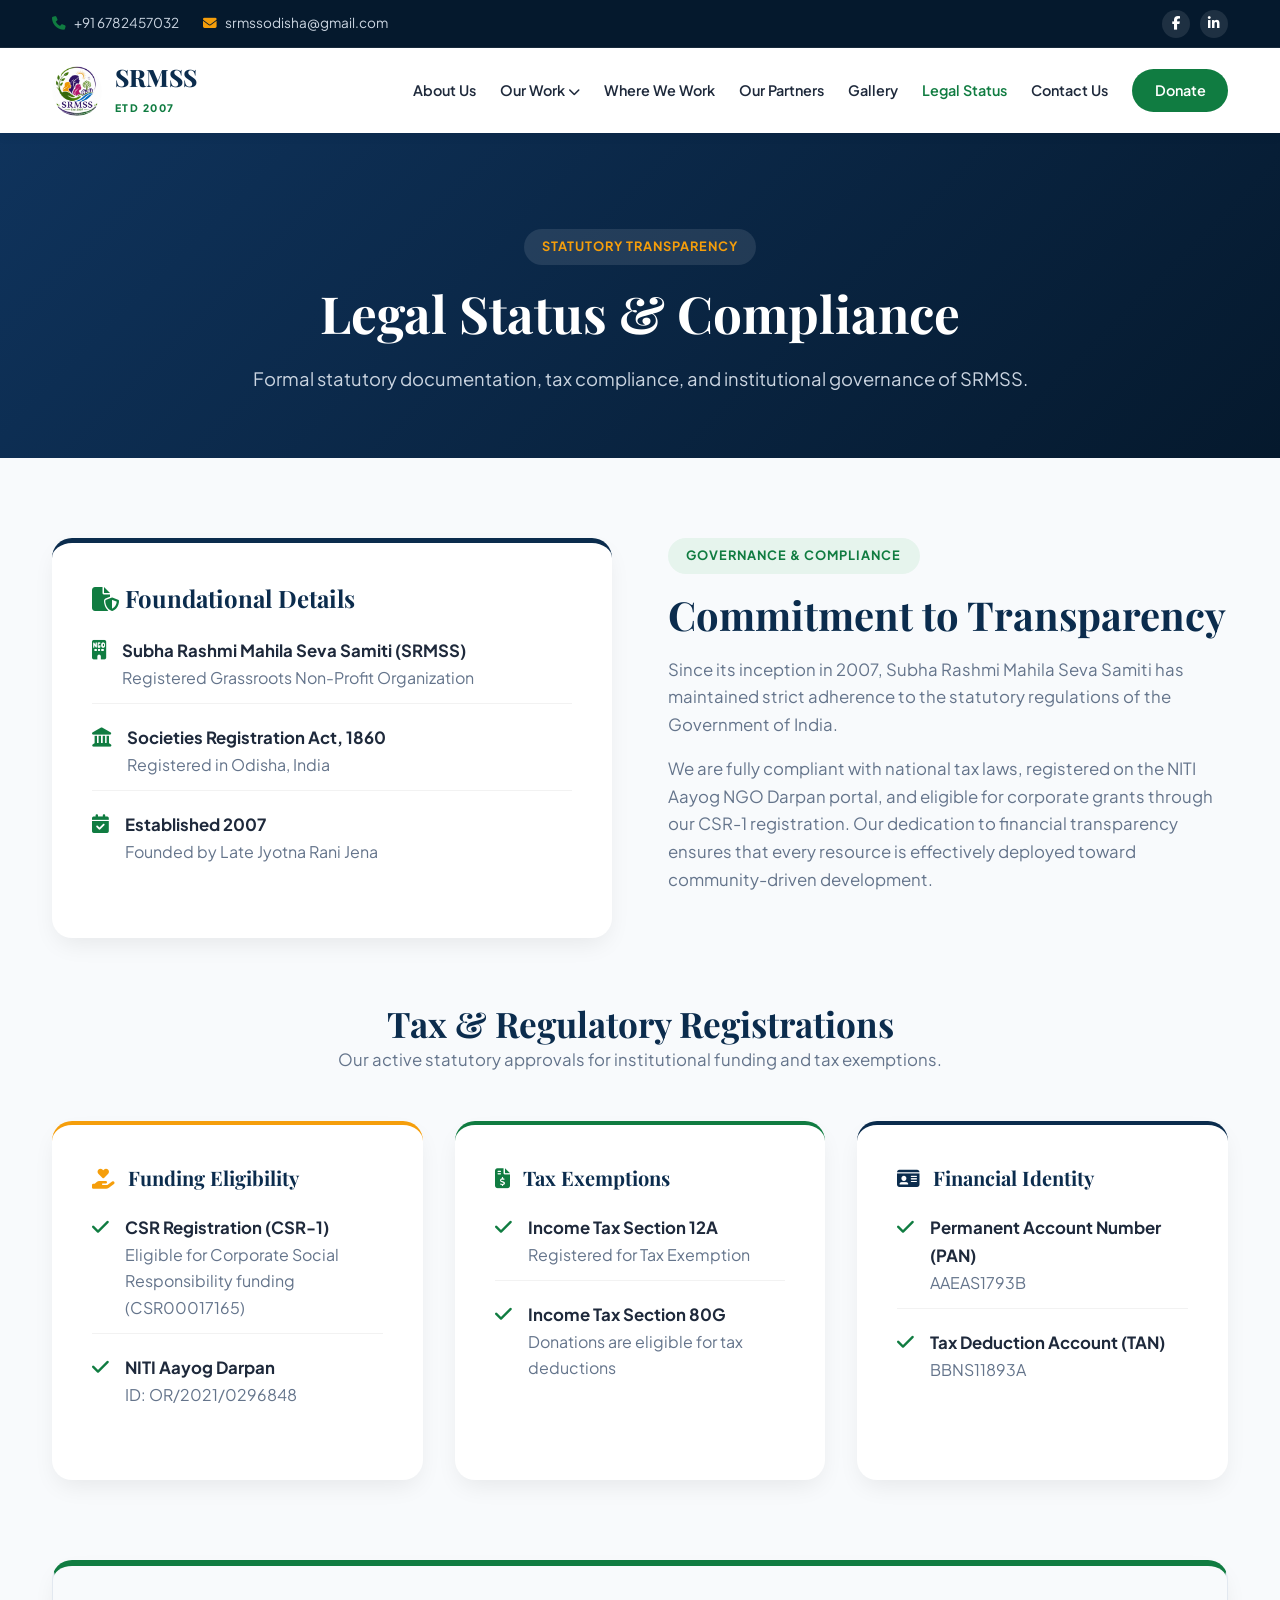
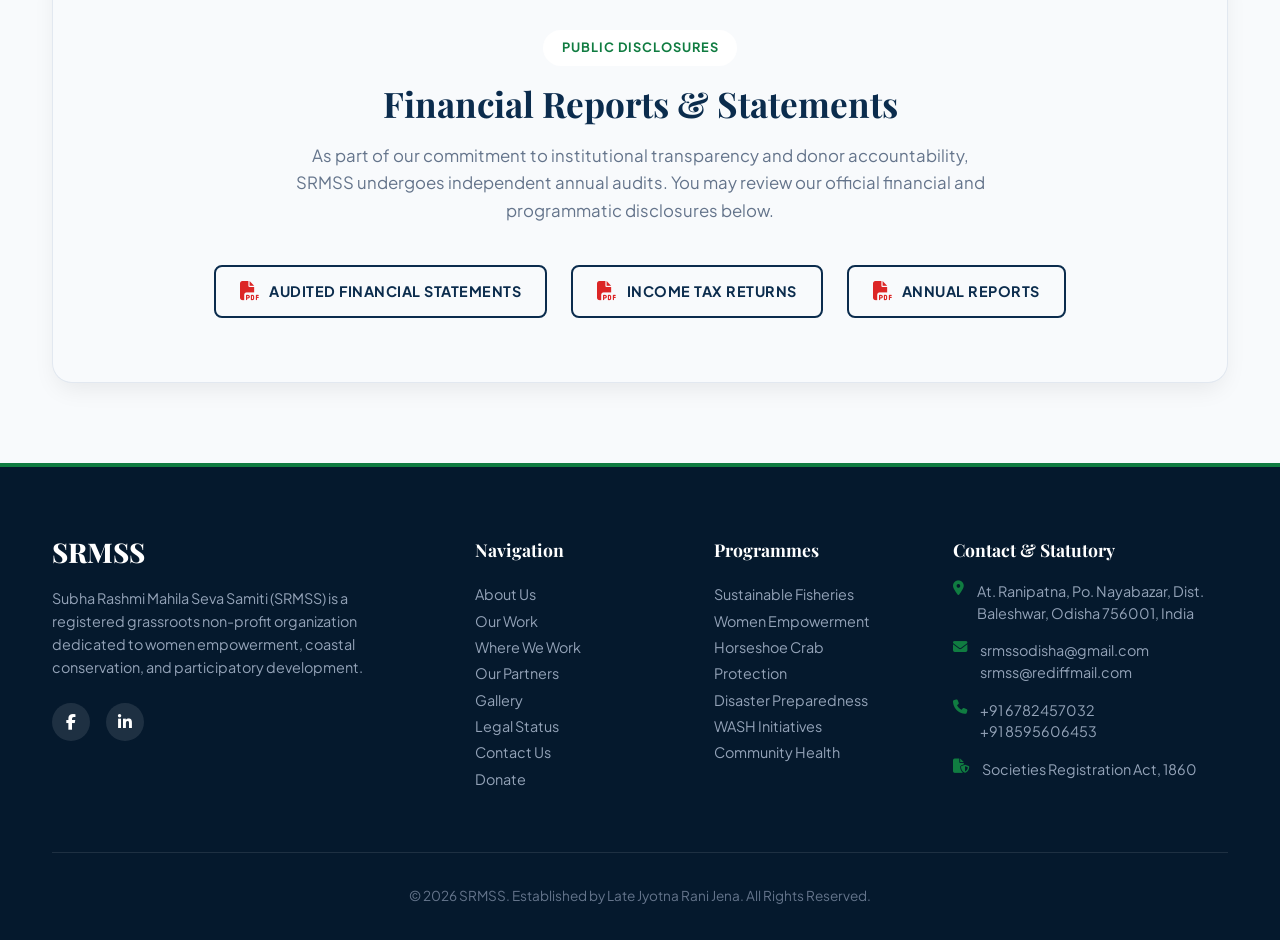
<file: legal-status.html>
<!DOCTYPE html>
<html lang="en">
<head>
    <meta charset="UTF-8">
    <meta name="viewport" content="width=device-width, initial-scale=1.0">
    <title>Legal Status | SRMSS</title>
    <link rel="preconnect" href="https://fonts.googleapis.com">
    <link rel="preconnect" href="https://fonts.gstatic.com" crossorigin>
    <link href="https://fonts.googleapis.com/css2?family=Plus+Jakarta+Sans:wght@300;400;500;600;700;800&family=Playfair+Display:ital,wght@0,600;0,700;0,800;1,600&display=swap" rel="stylesheet">
    <link rel="stylesheet" href="https://cdnjs.cloudflare.com/ajax/libs/font-awesome/6.4.0/css/all.min.css">
    <style>
        :root { --primary-blue: #0b2c4d; --secondary-blue: #164273; --accent-green: #107c41; --emerald-light: #e6f4ed; --accent-gold: #f59e0b; --gold-light: #fef3c7; --text-dark: #1e293b; --text-muted: #64748b; --bg-light: #f8fafc; --white: #ffffff; --card-shadow: 0 10px 25px -5px rgba(0,0,0,0.08); --transition: all 0.3s ease; }
        * { margin: 0; padding: 0; box-sizing: border-box; }
        html { scroll-behavior: smooth; scroll-padding-top: 100px; }
        body { font-family: 'Plus Jakarta Sans', sans-serif; color: var(--text-dark); background: var(--bg-light); line-height: 1.65; overflow-x: hidden; }
        h1, h2, h3, h4, h5 { font-family: 'Playfair Display', serif; color: var(--primary-blue); line-height: 1.25; }
        a { text-decoration: none; color: inherit; transition: var(--transition); }
        ul { list-style: none; }
        .container { max-width: 1240px; margin: 0 auto; padding: 0 2rem; }
        .badge { display: inline-block; padding: 0.45rem 1.15rem; background: var(--emerald-light); color: var(--accent-green); border-radius: 50px; font-weight: 700; font-size: 0.8rem; text-transform: uppercase; letter-spacing: 1px; margin-bottom: 1rem; }
        .btn { display: inline-flex; align-items: center; justify-content: center; padding: 0.85rem 1.85rem; border-radius: 50px; font-weight: 600; background: var(--accent-green); color: var(--white); gap: 0.6rem; border: none; cursor: pointer; transition: 0.3s; }
        .btn:hover { background: #0c6333; transform: translateY(-2px); box-shadow: 0 6px 16px rgba(16,124,65,0.3); }
        .top-bar { background: #05192d; color: #cbd5e1; font-size: 0.85rem; padding: 0.6rem 0; border-bottom: 1px solid rgba(255,255,255,0.08); }
        .top-bar .container { display: flex; justify-content: space-between; align-items: center; flex-wrap: wrap; gap: 0.5rem; }
        .top-bar span { display: inline-flex; align-items: center; gap: 0.5rem; }
        .social-icons a { display: inline-flex; align-items: center; justify-content: center; width: 28px; height: 28px; border-radius: 50%; background: rgba(255,255,255,0.1); color: var(--white); margin-left: 0.5rem; transition: 0.3s; }
        .social-icons a:hover { background: var(--accent-green); transform: translateY(-2px); }
        header { position: sticky; top: 0; background: rgba(255,255,255,0.98); backdrop-filter: blur(10px); z-index: 10000; box-shadow: 0 4px 10px rgba(0,0,0,0.05); }
        nav { display: flex; justify-content: space-between; align-items: center; height: 85px; }
        .logo-container { display: flex; align-items: center; gap: 0.8rem; }
        .logo-img { width: 50px; height: 50px; border-radius: 50%; object-fit: contain; background: var(--white); }
        .logo-title { font-family: 'Playfair Display', serif; font-size: 1.5rem; font-weight: 800; color: var(--primary-blue); line-height: 1; }
        .logo-subtitle { font-size: 0.65rem; color: var(--accent-green); font-weight: 800; text-transform: uppercase; letter-spacing: 1.5px; display: block; margin-top: 4px; }
        .nav-links { display: flex; gap: 1.5rem; align-items: center; }
        .nav-links li { position: relative; }
        .nav-links a { font-weight: 600; font-size: 0.9rem; }
        .nav-links a:hover, .nav-links a.active { color: var(--accent-green); }
        .dropdown-menu { position: absolute; top: 100%; left: 0; width: 240px; background: var(--white); border-radius: 12px; box-shadow: 0 15px 30px rgba(0,0,0,0.15); padding: 0.5rem 0; opacity: 0; visibility: hidden; transform: translateY(10px); transition: var(--transition); z-index: 10001; }
        .dropdown:hover .dropdown-menu { opacity: 1; visibility: visible; transform: translateY(0); }
        .dropdown-menu li a { padding: 0.6rem 1.2rem; display: block; font-size: 0.85rem; color: var(--text-muted); }
        .dropdown-menu li a:hover { background: var(--bg-light); color: var(--accent-green); }
        .mobile-toggle { display: none; font-size: 1.5rem; cursor: pointer; color: var(--primary-blue); }
        .banner { background: linear-gradient(135deg, #0f335c, #05192d); color: var(--white); padding: 6rem 0 4rem; text-align: center; }
        .banner h1 { font-size: 3.2rem; margin-bottom: 1.2rem; color: white; }
        .section-padding { padding: 5rem 0; }
        .grid-2 { display: grid; grid-template-columns: 1fr 1fr; gap: 3.5rem; align-items: start; }
        .grid-3 { display: grid; grid-template-columns: repeat(3, 1fr); gap: 2rem; }
        .card { background: var(--white); padding: 2.5rem; border-radius: 20px; box-shadow: var(--card-shadow); transition: 0.3s; }
        
        /* Specialized Buttons for Download Reports */
        .btn-download { display: inline-flex; align-items: center; gap: 0.6rem; padding: 0.8rem 1.5rem; border-radius: 8px; border: 2px solid var(--primary-blue); color: var(--primary-blue); background: transparent; font-weight: 700; font-size: 0.9rem; transition: var(--transition); text-transform: uppercase; letter-spacing: 0.5px; }
        .btn-download:hover { background: var(--primary-blue); color: var(--white); transform: translateY(-3px); box-shadow: 0 6px 15px rgba(11, 44, 77, 0.2); }
        
        .list-compliance { padding-left: 0; list-style: none; margin-top: 1.5rem; }
        .list-compliance li { display: flex; gap: 1rem; align-items: flex-start; margin-bottom: 1.25rem; font-size: 1rem; color: var(--text-muted); border-bottom: 1px solid rgba(0,0,0,0.05); padding-bottom: 0.75rem; }
        .list-compliance li:last-child { border-bottom: none; }
        .list-compliance li i { color: var(--accent-green); font-size: 1.2rem; margin-top: 4px; }
        .list-compliance li strong { color: var(--text-dark); display: block; font-family: 'Plus Jakarta Sans', sans-serif; font-size: 1.05rem; }

        footer { background: #05192d; color: var(--white); padding: 4.5rem 0 2rem; border-top: 4px solid var(--accent-green); }
        .footer-grid { display: grid; grid-template-columns: 2fr 1fr 1fr 1.5fr; gap: 3.5rem; margin-bottom: 3.5rem; }
        .footer-links h4 { color: var(--white); font-size: 1.1rem; margin-bottom: 1.25rem; }
        .footer-links ul li a { color: #94a3b8; font-size: 0.9rem; transition: 0.3s; }
        .footer-links ul li a:hover { color: var(--accent-green); }
        .footer-contact li { display: flex; gap: 0.8rem; color: #94a3b8; margin-bottom: 1rem; font-size: 0.9rem; line-height: 1.5; }
        .footer-bottom { border-top: 1px solid rgba(255,255,255,0.1); padding-top: 2rem; text-align: center; color: #64748b; font-size: 0.85rem; }
        @media (max-width: 1024px) { .grid-2, .grid-3, .footer-grid { grid-template-columns: 1fr 1fr; } }
        @media (max-width: 768px) { .grid-2, .grid-3, .footer-grid { grid-template-columns: 1fr; } .nav-links { position: fixed; top: 85px; left: -100%; width: 100%; height: calc(100vh - 85px); background: var(--white); flex-direction: column; padding-top: 2rem; transition: var(--transition); z-index: 99999; } .nav-links.active { left: 0; } .mobile-toggle { display: block; } .dropdown-menu { position: static; box-shadow: none; display: none; } .dropdown:hover .dropdown-menu { display: block; } .banner { padding: 4rem 0 2rem; } }
    </style>
</head>
<body>
    <div class="top-bar">
        <div class="container">
            <div style="display: flex; gap: 1.5rem; align-items: center; flex-wrap: wrap;">
                <span><i class="fa-solid fa-phone" style="color: var(--accent-green);"></i> +91 6782457032</span>
                <span><i class="fa-solid fa-envelope" style="color: var(--accent-gold);"></i> srmssodisha@gmail.com</span>
            </div>
            <div class="social-icons">
                <a href="https://www.facebook.com/profile.php?id=61577730561571" target="_blank"><i class="fa-brands fa-facebook-f"></i></a>
                <a href="https://linkedin.com/in/srmss-non-profits-0b79b623b" target="_blank"><i class="fa-brands fa-linkedin-in"></i></a>
            </div>
        </div>
    </div>

    <header>
        <div class="container">
            <nav>
                <a href="index.html" class="logo-container">
                    <img src="IMG-20260717-WA0000.jpg" alt="SRMSS Logo" class="logo-img" onerror="this.src='https://via.placeholder.com/50'">
                    <div><span class="logo-title">SRMSS</span><span class="logo-subtitle">Etd 2007</span></div>
                </a>
                <ul class="nav-links" id="navLinks">
                    <li><a href="about.html">About Us</a></li>
                    <li class="dropdown"><a href="work.html">Our Work <i class="fa-solid fa-chevron-down" style="font-size: 0.75rem;"></i></a>
                        <ul class="dropdown-menu">
                            <li><a href="work.html#fisheries">Sustainable Fisheries</a></li>
                            <li><a href="work.html#women">Women Empowerment</a></li>
                            <li><a href="work.html#coastal">Coastal Conservation</a></li>
                            <li><a href="work.html#disaster">Disaster Preparedness</a></li>
                            <li><a href="work.html#wash">WASH Initiatives</a></li>
                            <li><a href="work.html#health">Community Health</a></li>
                        </ul>
                    </li>
                    <li><a href="where-we-work.html">Where We Work</a></li>
                    <li><a href="partners.html">Our Partners</a></li>
                    <li><a href="gallery.html">Gallery</a></li>
                    <li><a href="legal-status.html" class="active">Legal Status</a></li>
                    <li><a href="contact.html">Contact Us</a></li>
                    <li><a href="donate.html" class="btn btn-primary" style="color:white; padding: 0.6rem 1.4rem;">Donate</a></li>
                </ul>
                <div class="mobile-toggle" id="mobileToggle"><i class="fa-solid fa-bars"></i></div>
            </nav>
        </div>
    </header>

    <div class="banner">
        <div class="container">
            <span class="badge" style="background: rgba(255,255,255,0.1); color: var(--accent-gold);">Statutory Transparency</span>
            <h1>Legal Status & Compliance</h1>
            <p style="color: #cbd5e1; font-size: 1.15rem;">Formal statutory documentation, tax compliance, and institutional governance of SRMSS.</p>
        </div>
    </div>

    <section class="section-padding">
        <div class="container">
            <div class="grid-2" style="margin-bottom: 4rem;">
                <div class="card" style="border-top: 5px solid var(--primary-blue);">
                    <h3 style="margin-bottom: 1.5rem; font-size: 1.5rem;"><i class="fa-solid fa-file-shield" style="color: var(--accent-green);"></i> Foundational Details</h3>
                    <ul class="list-compliance" style="margin-top: 0;">
                        <li>
                            <i class="fa-solid fa-building-ngo"></i>
                            <div><strong>Subha Rashmi Mahila Seva Samiti (SRMSS)</strong><span>Registered Grassroots Non-Profit Organization</span></div>
                        </li>
                        <li>
                            <i class="fa-solid fa-landmark"></i>
                            <div><strong>Societies Registration Act, 1860</strong><span>Registered in Odisha, India</span></div>
                        </li>
                        <li>
                            <i class="fa-solid fa-calendar-check"></i>
                            <div><strong>Established 2007</strong><span>Founded by Late Jyotna Rani Jena</span></div>
                        </li>
                    </ul>
                </div>
                <div>
                    <span class="badge">Governance & Compliance</span>
                    <h2 style="font-size: 2.5rem; margin-bottom: 1rem;">Commitment to Transparency</h2>
                    <p style="color: var(--text-muted); font-size: 1.05rem; margin: 1rem 0;">Since its inception in 2007, Subha Rashmi Mahila Seva Samiti has maintained strict adherence to the statutory regulations of the Government of India.</p>
                    <p style="color: var(--text-muted); font-size: 1.05rem;">We are fully compliant with national tax laws, registered on the NITI Aayog NGO Darpan portal, and eligible for corporate grants through our CSR-1 registration. Our dedication to financial transparency ensures that every resource is effectively deployed toward community-driven development.</p>
                </div>
            </div>

            <div style="text-align: center; margin-bottom: 3rem;">
                <h2 style="font-size: 2.2rem;">Tax & Regulatory Registrations</h2>
                <p style="color: var(--text-muted); font-size: 1.05rem;">Our active statutory approvals for institutional funding and tax exemptions.</p>
            </div>

            <div class="grid-3" style="margin-bottom: 5rem;">
                <div class="card" style="border-top: 4px solid var(--accent-gold);">
                    <h4 style="font-size: 1.25rem; margin-bottom: 1rem;"><i class="fa-solid fa-hand-holding-heart" style="color: var(--accent-gold); margin-right: 8px;"></i> Funding Eligibility</h4>
                    <ul class="list-compliance">
                        <li>
                            <i class="fa-solid fa-check"></i>
                            <div><strong>CSR Registration (CSR-1)</strong><span>Eligible for Corporate Social Responsibility funding (CSR00017165)</span></div>
                        </li>
                        <li>
                            <i class="fa-solid fa-check"></i>
                            <div><strong>NITI Aayog Darpan</strong><span>ID: OR/2021/0296848</span></div>
                        </li>
                    </ul>
                </div>

                <div class="card" style="border-top: 4px solid var(--accent-green);">
                    <h4 style="font-size: 1.25rem; margin-bottom: 1rem;"><i class="fa-solid fa-file-invoice-dollar" style="color: var(--accent-green); margin-right: 8px;"></i> Tax Exemptions</h4>
                    <ul class="list-compliance">
                        <li>
                            <i class="fa-solid fa-check"></i>
                            <div><strong>Income Tax Section 12A</strong><span>Registered for Tax Exemption</span></div>
                        </li>
                        <li>
                            <i class="fa-solid fa-check"></i>
                            <div><strong>Income Tax Section 80G</strong><span>Donations are eligible for tax deductions</span></div>
                        </li>
                    </ul>
                </div>

                <div class="card" style="border-top: 4px solid var(--primary-blue);">
                    <h4 style="font-size: 1.25rem; margin-bottom: 1rem;"><i class="fa-solid fa-id-card" style="color: var(--primary-blue); margin-right: 8px;"></i> Financial Identity</h4>
                    <ul class="list-compliance">
                        <li>
                            <i class="fa-solid fa-check"></i>
                            <div><strong>Permanent Account Number (PAN)</strong><span>AAEAS1793B</span></div>
                        </li>
                        <li>
                            <i class="fa-solid fa-check"></i>
                            <div><strong>Tax Deduction Account (TAN)</strong><span>BBNS11893A</span></div>
                        </li>
                    </ul>
                </div>
            </div>

            <div class="card" style="background: var(--bg-light); border: 1px solid #e2e8f0; border-top: 6px solid var(--accent-green); text-align: center; padding: 4rem 2rem;">
                <span class="badge" style="background: var(--white);">Public Disclosures</span>
                <h2 style="font-size: 2.2rem; margin-bottom: 1rem;">Financial Reports & Statements</h2>
                <p style="color: var(--text-muted); font-size: 1.05rem; max-width: 700px; margin: 0 auto 2.5rem;">As part of our commitment to institutional transparency and donor accountability, SRMSS undergoes independent annual audits. You may review our official financial and programmatic disclosures below.</p>
                
                <div style="display: flex; justify-content: center; flex-wrap: wrap; gap: 1.5rem;">
                    <a href="PLACEHOLDER_FINANCIALS.pdf" target="_blank" class="btn-download">
                        <i class="fa-solid fa-file-pdf" style="font-size: 1.2rem; color: #dc2626;"></i> Audited Financial Statements
                    </a>
                    
                    <a href="PLACEHOLDER_IT_RETURNS.pdf" target="_blank" class="btn-download">
                        <i class="fa-solid fa-file-pdf" style="font-size: 1.2rem; color: #dc2626;"></i> Income Tax Returns
                    </a>
                    
                    <a href="PLACEHOLDER_ANNUAL_REPORT.pdf" target="_blank" class="btn-download">
                        <i class="fa-solid fa-file-pdf" style="font-size: 1.2rem; color: #dc2626;"></i> Annual Reports
                    </a>
                </div>
            </div>

        </div>
    </section>

    <footer>
        <div class="container">
            <div class="footer-grid">
                <div>
                    <span class="logo-title" style="color: white; font-size: 1.7rem;">SRMSS</span>
                    <p style="color: #94a3b8; margin-top: 1rem; font-size: 0.9rem; line-height: 1.6;">Subha Rashmi Mahila Seva Samiti (SRMSS) is a registered grassroots non-profit organization dedicated to women empowerment, coastal conservation, and participatory development.</p>
                    <div style="display: flex; gap: 1rem; margin-top: 1.5rem;">
                        <a href="https://www.facebook.com/profile.php?id=61577730561571" target="_blank" aria-label="Facebook Page" style="width: 38px; height: 38px; border-radius: 50%; background: rgba(255,255,255,0.1); display: flex; align-items: center; justify-content: center; color: white; transition: 0.3s;" onmouseover="this.style.background='var(--accent-green)'" onmouseout="this.style.background='rgba(255,255,255,0.1)'"><i class="fa-brands fa-facebook-f"></i></a>
                        <a href="https://www.linkedin.com/in/srmss-non-profits-0b79b623b/" target="_blank" aria-label="LinkedIn Profile" style="width: 38px; height: 38px; border-radius: 50%; background: rgba(255,255,255,0.1); display: flex; align-items: center; justify-content: center; color: white; transition: 0.3s;" onmouseover="this.style.background='var(--accent-green)'" onmouseout="this.style.background='rgba(255,255,255,0.1)'"><i class="fa-brands fa-linkedin-in"></i></a>
                    </div>
                </div>
                <div class="footer-links">
                    <h4>Navigation</h4>
                    <ul>
                        <li><a href="about.html">About Us</a></li><li><a href="work.html">Our Work</a></li><li><a href="where-we-work.html">Where We Work</a></li><li><a href="partners.html">Our Partners</a></li><li><a href="gallery.html">Gallery</a></li><li><a href="legal-status.html">Legal Status</a></li><li><a href="contact.html">Contact Us</a></li><li><a href="donate.html">Donate</a></li>
                    </ul>
                </div>
                <div class="footer-links">
                    <h4>Programmes</h4>
                    <ul>
                        <li><a href="work.html#fisheries">Sustainable Fisheries</a></li><li><a href="work.html#women">Women Empowerment</a></li><li><a href="work.html#coastal">Horseshoe Crab Protection</a></li><li><a href="work.html#disaster">Disaster Preparedness</a></li><li><a href="work.html#wash">WASH Initiatives</a></li><li><a href="work.html#health">Community Health</a></li>
                    </ul>
                </div>
                <div class="footer-links">
                    <h4>Contact & Statutory</h4>
                    <ul class="footer-contact">
                        <li><i class="fa-solid fa-location-dot" style="color: var(--accent-green);"></i> <span>At. Ranipatna, Po. Nayabazar, Dist. Baleshwar, Odisha 756001, India</span></li>
                        <li><i class="fa-solid fa-envelope" style="color: var(--accent-green);"></i> <span>srmssodisha@gmail.com<br>srmss@rediffmail.com</span></li>
                        <li><i class="fa-solid fa-phone" style="color: var(--accent-green);"></i> <span>+91 6782457032<br>+91 8595606453</span></li>
                        <li><i class="fa-solid fa-file-shield" style="color: var(--accent-green);"></i> <span>Societies Registration Act, 1860</span></li>
                    </ul>
                </div>
            </div>
            <div class="footer-bottom">
                <p>&copy; 2026 SRMSS. Established by Late Jyotna Rani Jena. All Rights Reserved.</p>
            </div>
        </div>
    </footer>
    <script>document.getElementById('mobileToggle').addEventListener('click', () => { document.getElementById('navLinks').classList.toggle('active'); });</script>
</body>
</html>
</file>
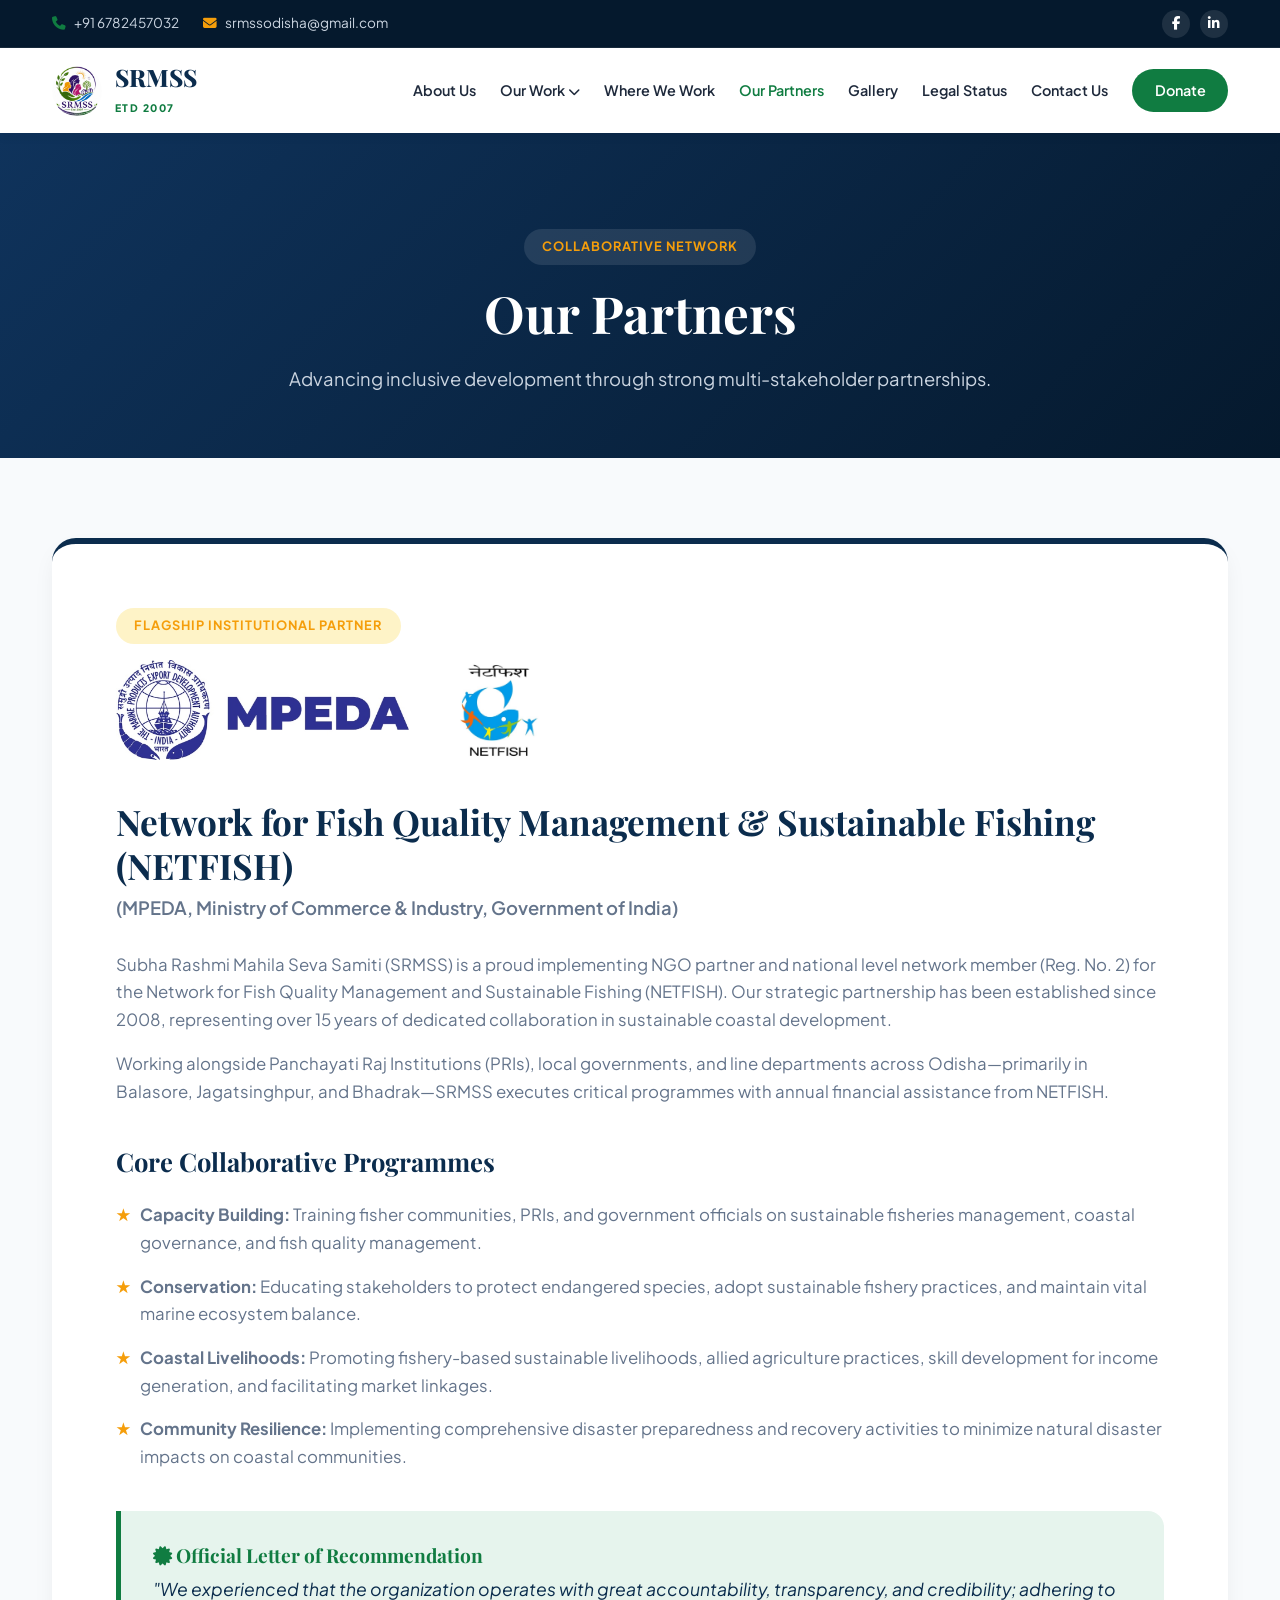
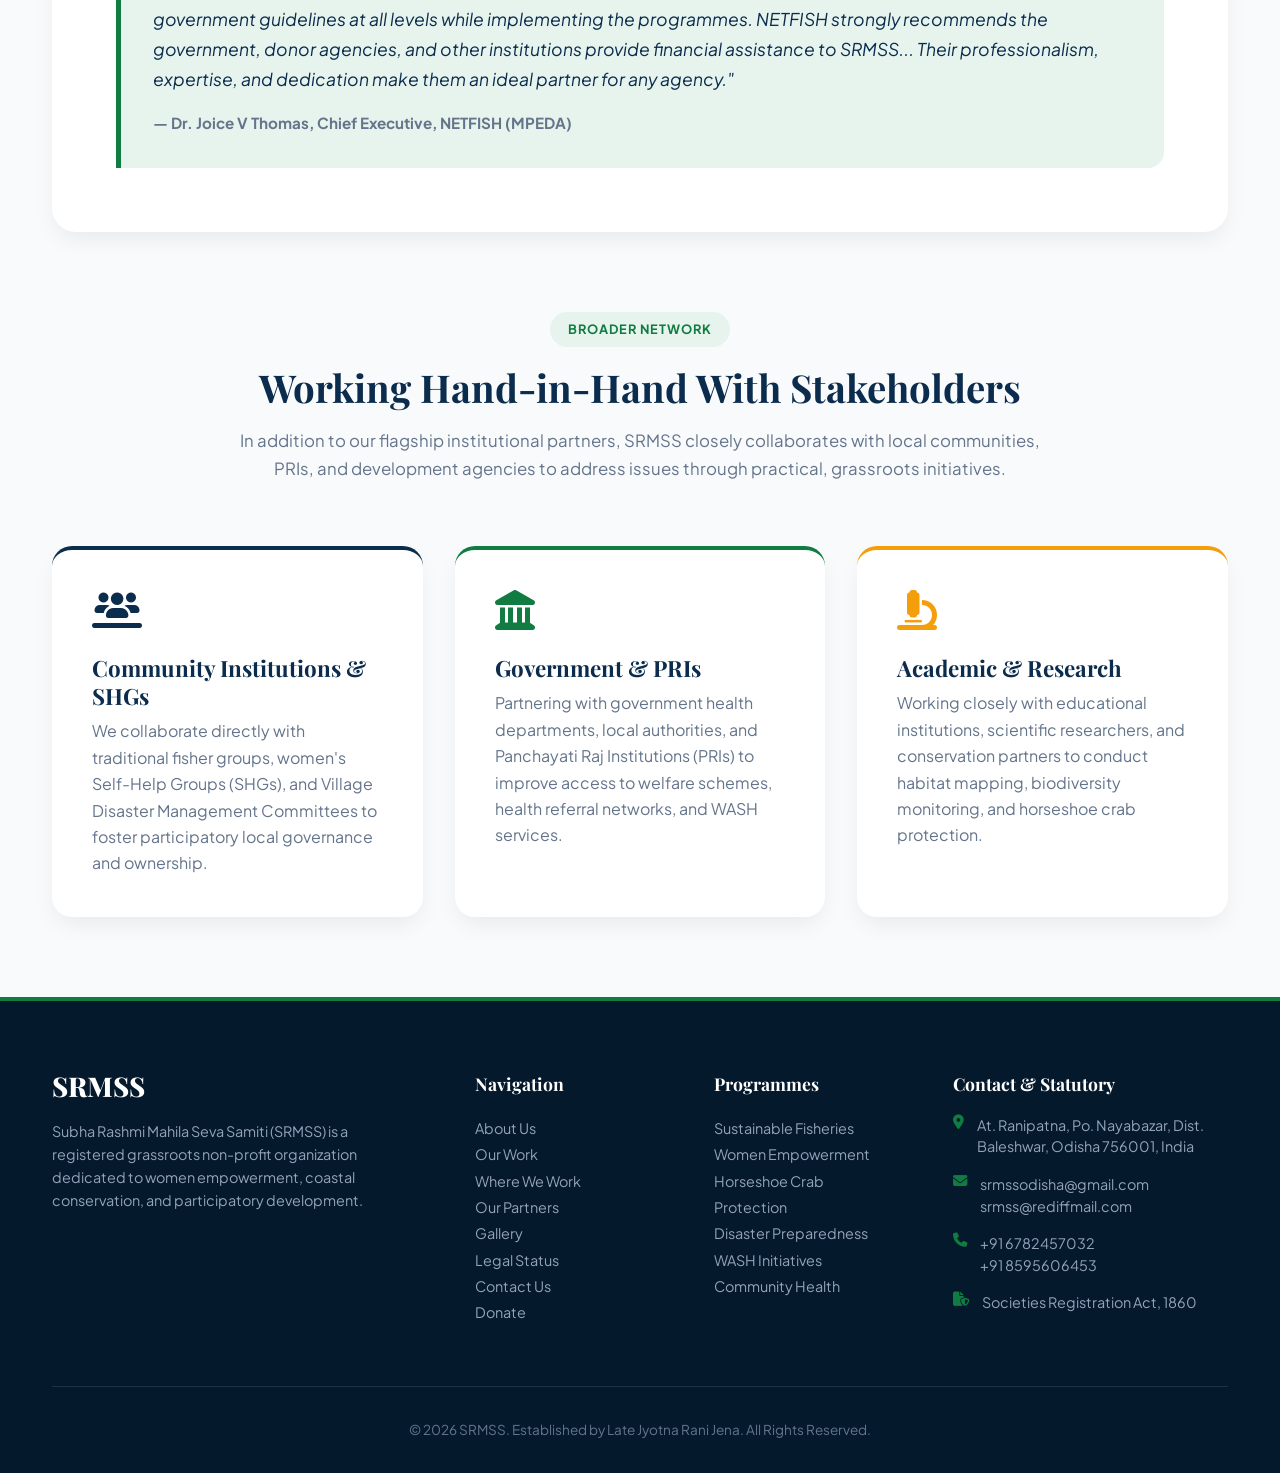
<file: partners.html>
<!DOCTYPE html>
<html lang="en">
<head>
    <meta charset="UTF-8">
    <meta name="viewport" content="width=device-width, initial-scale=1.0">
    <title>Our Partners | SRMSS</title>
    <link rel="preconnect" href="https://fonts.googleapis.com">
    <link rel="preconnect" href="https://fonts.gstatic.com" crossorigin>
    <link href="https://fonts.googleapis.com/css2?family=Plus+Jakarta+Sans:wght@300;400;500;600;700;800&family=Playfair+Display:ital,wght@0,600;0,700;0,800;1,600&display=swap" rel="stylesheet">
    <link rel="stylesheet" href="https://cdnjs.cloudflare.com/ajax/libs/font-awesome/6.4.0/css/all.min.css">
    <style>
        :root{--primary-blue:#0b2c4d;--secondary-blue:#164273;--accent-green:#107c41;--emerald-light:#e6f4ed;--accent-gold:#f59e0b;--gold-light:#fef3c7;--text-dark:#1e293b;--text-muted:#64748b;--bg-light:#f8fafc;--white:#ffffff;--card-shadow:0 10px 25px -5px rgba(0,0,0,0.08);--transition:all 0.3s ease}*{margin:0;padding:0;box-sizing:border-box}html{scroll-behavior:smooth;scroll-padding-top:100px}body{font-family:'Plus Jakarta Sans',sans-serif;color:var(--text-dark);background:var(--bg-light);line-height:1.65;overflow-x:hidden}h1,h2,h3,h4,h5{font-family:'Playfair Display',serif;color:var(--primary-blue);line-height:1.25}a{text-decoration:none;color:inherit;transition:var(--transition)}ul{list-style:none}.container{max-width:1240px;margin:0 auto;padding:0 2rem}.badge{display:inline-block;padding:.45rem 1.15rem;background:var(--emerald-light);color:var(--accent-green);border-radius:50px;font-weight:700;font-size:.8rem;text-transform:uppercase;letter-spacing:1px;margin-bottom:1rem}.btn{display:inline-flex;align-items:center;justify-content:center;padding:.85rem 1.85rem;border-radius:50px;font-weight:600;background:var(--accent-green);color:var(--white);gap:.6rem;border:none;cursor:pointer;transition:.3s}.btn:hover{background:#0c6333;transform:translateY(-2px);box-shadow:0 6px 16px rgba(16,124,65,.3)}.top-bar{background:#05192d;color:#cbd5e1;font-size:.85rem;padding:.6rem 0;border-bottom:1px solid rgba(255,255,255,.08)}.top-bar .container{display:flex;justify-content:space-between;align-items:center;flex-wrap:wrap;gap:.5rem}.top-bar span{display:inline-flex;align-items:center;gap:.5rem}.social-icons a{display:inline-flex;align-items:center;justify-content:center;width:28px;height:28px;border-radius:50%;background:rgba(255,255,255,.1);color:var(--white);margin-left:.5rem;transition:.3s}.social-icons a:hover{background:var(--accent-green);transform:translateY(-2px)}header{position:sticky;top:0;background:rgba(255,255,255,.98);backdrop-filter:blur(10px);z-index:10000;box-shadow:0 4px 10px rgba(0,0,0,.05)}nav{display:flex;justify-content:space-between;align-items:center;height:85px}.logo-container{display:flex;align-items:center;gap:.8rem}.logo-img{width:50px;height:50px;border-radius:50%;object-fit:contain;background:var(--white)}.logo-title{font-family:'Playfair Display',serif;font-size:1.5rem;font-weight:800;color:var(--primary-blue);line-height:1}.logo-subtitle{font-size:.65rem;color:var(--accent-green);font-weight:800;text-transform:uppercase;letter-spacing:1.5px;display:block;margin-top:4px}.nav-links{display:flex;gap:1.5rem;align-items:center}.nav-links li{position:relative}.nav-links a{font-weight:600;font-size:.9rem}.nav-links a:hover,.nav-links a.active{color:var(--accent-green)}.dropdown-menu{position:absolute;top:100%;left:0;width:240px;background:var(--white);border-radius:12px;box-shadow:0 15px 30px rgba(0,0,0,.15);padding:.5rem 0;opacity:0;visibility:hidden;transform:translateY(10px);transition:var(--transition);z-index:10001}.dropdown:hover .dropdown-menu{opacity:1;visibility:visible;transform:translateY(0)}.dropdown-menu li a{padding:.6rem 1.2rem;display:block;font-size:.85rem;color:var(--text-muted)}.dropdown-menu li a:hover{background:var(--bg-light);color:var(--accent-green)}.mobile-toggle{display:none;font-size:1.5rem;cursor:pointer;color:var(--primary-blue)}.banner{background:linear-gradient(135deg,#0f335c,#05192d);color:var(--white);padding:6rem 0 4rem;text-align:center}.banner h1{font-size:3.2rem;margin-bottom:1.2rem;color:white}.section-padding{padding:5rem 0}.grid-3{display:grid;grid-template-columns:repeat(3,1fr);gap:2rem}.card{background:var(--white);padding:2.5rem;border-radius:20px;box-shadow:var(--card-shadow);transition:.3s;border-top:4px solid var(--primary-blue)}footer{background:#05192d;color:var(--white);padding:4.5rem 0 2rem;border-top:4px solid var(--accent-green)}.footer-grid{display:grid;grid-template-columns:2fr 1fr 1fr 1.5fr;gap:3.5rem;margin-bottom:3.5rem}.footer-links h4{color:var(--white);font-size:1.1rem;margin-bottom:1.25rem}.footer-links ul li a{color:#94a3b8;font-size:.9rem;transition:.3s}.footer-links ul li a:hover{color:var(--accent-green)}.footer-contact li{display:flex;gap:.8rem;color:#94a3b8;margin-bottom:1rem;font-size:.9rem;line-height:1.5}.footer-bottom{border-top:1px solid rgba(255,255,255,.1);padding-top:2rem;text-align:center;color:#64748b;font-size:.85rem}
        /* Specific Partner Styles */
        .flagship-partner { background: var(--white); border-radius: 24px; box-shadow: var(--card-shadow); border-top: 6px solid var(--primary-blue); padding: 4rem; margin-bottom: 5rem; }
        .logo-row { display: flex; align-items: center; gap: 3rem; margin-bottom: 2.5rem; flex-wrap: wrap; }
        .partner-logo { max-height: 100px; object-fit: contain; }
        .partner-list { padding-left: 1.5rem; margin: 1.5rem 0; }
        .partner-list li { margin-bottom: 1rem; color: var(--text-muted); position: relative; font-size: 1.05rem; }
        .partner-list li::before { content: '★'; position: absolute; left: -1.5rem; color: var(--accent-gold); }
        .recommendation-box { background: var(--emerald-light); border-left: 5px solid var(--accent-green); padding: 2rem; border-radius: 0 16px 16px 0; margin-top: 2.5rem; }
        @media (max-width: 1024px) { .grid-3, .footer-grid { grid-template-columns: 1fr 1fr; } }
        @media (max-width: 768px) { .grid-3, .footer-grid { grid-template-columns: 1fr; } .nav-links { position: fixed; top: 85px; left: -100%; width: 100%; height: calc(100vh - 85px); background: var(--white); flex-direction: column; padding-top: 2rem; transition: var(--transition); z-index: 99999; } .nav-links.active { left: 0; } .mobile-toggle { display: block; } .dropdown-menu { position: static; box-shadow: none; display: none; } .dropdown:hover .dropdown-menu { display: block; } .flagship-partner { padding: 2rem; } .banner { padding: 4rem 0 2rem; } }
    </style>
</head>
<body>
    <div class="top-bar">
        <div class="container">
            <div style="display: flex; gap: 1.5rem; align-items: center; flex-wrap: wrap;">
                <span><i class="fa-solid fa-phone" style="color: var(--accent-green);"></i> +91 6782457032</span>
                <span><i class="fa-solid fa-envelope" style="color: var(--accent-gold);"></i> srmssodisha@gmail.com</span>
            </div>
            <div class="social-icons">
                <a href="https://www.facebook.com/profile.php?id=61577730561571" target="_blank"><i class="fa-brands fa-facebook-f"></i></a>
                <a href="https://linkedin.com/in/srmss-non-profits-0b79b623b" target="_blank"><i class="fa-brands fa-linkedin-in"></i></a>
            </div>
        </div>
    </div>

    <header>
        <div class="container">
            <nav>
                <a href="index.html" class="logo-container">
                    <img src="IMG-20260717-WA0000.jpg" alt="SRMSS Logo" class="logo-img" onerror="this.src='https://via.placeholder.com/50'">
                    <div><span class="logo-title">SRMSS</span><span class="logo-subtitle">Etd 2007</span></div>
                </a>
                <ul class="nav-links" id="navLinks">
                    <li><a href="about.html">About Us</a></li>
                    <li class="dropdown"><a href="work.html">Our Work <i class="fa-solid fa-chevron-down" style="font-size: 0.75rem;"></i></a>
                        <ul class="dropdown-menu">
                            <li><a href="work.html#fisheries">Sustainable Fisheries</a></li>
                            <li><a href="work.html#women">Women Empowerment</a></li>
                            <li><a href="work.html#coastal">Coastal Conservation</a></li>
                            <li><a href="work.html#disaster">Disaster Preparedness</a></li>
                            <li><a href="work.html#wash">WASH Initiatives</a></li>
                            <li><a href="work.html#health">Community Health</a></li>
                        </ul>
                    </li>
                    <li><a href="where-we-work.html">Where We Work</a></li>
                    <li><a href="partners.html" class="active">Our Partners</a></li>
                    <li><a href="gallery.html">Gallery</a></li>
                    <li><a href="legal-status.html">Legal Status</a></li>
                    <li><a href="contact.html">Contact Us</a></li>
                    <li><a href="donate.html" class="btn btn-primary" style="color:white; padding: 0.6rem 1.4rem;">Donate</a></li>
                </ul>
                <div class="mobile-toggle" id="mobileToggle"><i class="fa-solid fa-bars"></i></div>
            </nav>
        </div>
    </header>

    <div class="banner">
        <div class="container">
            <span class="badge" style="background: rgba(255,255,255,0.1); color: var(--accent-gold);">Collaborative Network</span>
            <h1>Our Partners</h1>
            <p style="color: #cbd5e1; font-size: 1.15rem;">Advancing inclusive development through strong multi-stakeholder partnerships.</p>
        </div>
    </div>

    <section class="section-padding">
        <div class="container">
            
            <div class="flagship-partner">
                <span class="badge" style="background: var(--gold-light); color: var(--accent-gold);">Flagship Institutional Partner</span>
                
                <div class="logo-row">
                    <img src="52451.jpg" alt="MPEDA Logo" class="partner-logo" onerror="this.src='https://via.placeholder.com/250x90/ffffff/0b2c4d?text=MPEDA'">
                    <img src="52452.jpg" alt="NETFISH Logo" class="partner-logo" onerror="this.src='https://via.placeholder.com/200x90/ffffff/107c41?text=NETFISH'">
                </div>

                <h2 style="font-size: 2.2rem; margin-bottom: 0.5rem;">Network for Fish Quality Management & Sustainable Fishing (NETFISH)</h2>
                <h4 style="color: var(--text-muted); font-family: 'Plus Jakarta Sans', sans-serif; font-weight: 600; margin-bottom: 2rem; font-size: 1.15rem;">(MPEDA, Ministry of Commerce & Industry, Government of India)</h4>
                
                <p style="color: var(--text-muted); font-size: 1.05rem;">Subha Rashmi Mahila Seva Samiti (SRMSS) is a proud implementing NGO partner and national level network member (Reg. No. 2) for the Network for Fish Quality Management and Sustainable Fishing (NETFISH). Our strategic partnership has been established since 2008, representing over 15 years of dedicated collaboration in sustainable coastal development.</p>
                <p style="color: var(--text-muted); font-size: 1.05rem; margin-top: 1rem;">Working alongside Panchayati Raj Institutions (PRIs), local governments, and line departments across Odisha—primarily in Balasore, Jagatsinghpur, and Bhadrak—SRMSS executes critical programmes with annual financial assistance from NETFISH.</p>

                <h3 style="margin-top: 2.5rem; font-size: 1.6rem;">Core Collaborative Programmes</h3>
                <ul class="partner-list">
                    <li><strong>Capacity Building:</strong> Training fisher communities, PRIs, and government officials on sustainable fisheries management, coastal governance, and fish quality management.</li>
                    <li><strong>Conservation:</strong> Educating stakeholders to protect endangered species, adopt sustainable fishery practices, and maintain vital marine ecosystem balance.</li>
                    <li><strong>Coastal Livelihoods:</strong> Promoting fishery-based sustainable livelihoods, allied agriculture practices, skill development for income generation, and facilitating market linkages.</li>
                    <li><strong>Community Resilience:</strong> Implementing comprehensive disaster preparedness and recovery activities to minimize natural disaster impacts on coastal communities.</li>
                </ul>

                <div class="recommendation-box">
                    <h4 style="color: var(--accent-green); margin-bottom: 0.5rem; font-size: 1.2rem;"><i class="fa-solid fa-certificate"></i> Official Letter of Recommendation</h4>
                    <p style="color: var(--primary-blue); font-style: italic; font-size: 1.1rem; line-height: 1.7; margin-bottom: 1rem;">"We experienced that the organization operates with great accountability, transparency, and credibility; adhering to government guidelines at all levels while implementing the programmes. NETFISH strongly recommends the government, donor agencies, and other institutions provide financial assistance to SRMSS... Their professionalism, expertise, and dedication make them an ideal partner for any agency."</p>
                    <p style="color: var(--text-muted); font-size: 0.95rem; font-weight: 700;">— Dr. Joice V Thomas, Chief Executive, NETFISH (MPEDA)</p>
                </div>
            </div>

            <div style="text-align: center; max-width: 800px; margin: 0 auto 4rem;">
                <span class="badge">Broader Network</span>
                <h2 style="font-size: 2.4rem; margin-bottom: 1rem;">Working Hand-in-Hand With Stakeholders</h2>
                <p style="color: var(--text-muted); font-size: 1.05rem;">In addition to our flagship institutional partners, SRMSS closely collaborates with local communities, PRIs, and development agencies to address issues through practical, grassroots initiatives.</p>
            </div>

            <div class="grid-3">
                <div class="card" style="border-top: 4px solid var(--primary-blue);">
                    <i class="fa-solid fa-users-line" style="font-size: 2.5rem; color: var(--primary-blue); margin-bottom: 1.5rem;"></i>
                    <h3 style="font-size: 1.4rem;">Community Institutions & SHGs</h3>
                    <p style="color: var(--text-muted); margin-top: 0.5rem;">We collaborate directly with traditional fisher groups, women's Self-Help Groups (SHGs), and Village Disaster Management Committees to foster participatory local governance and ownership.</p>
                </div>
                <div class="card" style="border-top: 4px solid var(--accent-green);">
                    <i class="fa-solid fa-landmark" style="font-size: 2.5rem; color: var(--accent-green); margin-bottom: 1.5rem;"></i>
                    <h3 style="font-size: 1.4rem;">Government & PRIs</h3>
                    <p style="color: var(--text-muted); margin-top: 0.5rem;">Partnering with government health departments, local authorities, and Panchayati Raj Institutions (PRIs) to improve access to welfare schemes, health referral networks, and WASH services.</p>
                </div>
                <div class="card" style="border-top: 4px solid var(--accent-gold);">
                    <i class="fa-solid fa-microscope" style="font-size: 2.5rem; color: var(--accent-gold); margin-bottom: 1.5rem;"></i>
                    <h3 style="font-size: 1.4rem;">Academic & Research</h3>
                    <p style="color: var(--text-muted); margin-top: 0.5rem;">Working closely with educational institutions, scientific researchers, and conservation partners to conduct habitat mapping, biodiversity monitoring, and horseshoe crab protection.</p>
                </div>
            </div>
        </div>
    </section>

    <footer>
        <div class="container">
            <div class="footer-grid">
                <div>
                    <span class="logo-title" style="color: white; font-size: 1.7rem;">SRMSS</span>
                    <p style="color: #94a3b8; margin-top: 1rem; font-size: 0.9rem; line-height: 1.6;">Subha Rashmi Mahila Seva Samiti (SRMSS) is a registered grassroots non-profit organization dedicated to women empowerment, coastal conservation, and participatory development.</p>
                </div>
                <div class="footer-links">
                    <h4>Navigation</h4>
                    <ul>
                        <li><a href="about.html">About Us</a></li><li><a href="work.html">Our Work</a></li><li><a href="where-we-work.html">Where We Work</a></li><li><a href="partners.html">Our Partners</a></li><li><a href="gallery.html">Gallery</a></li><li><a href="legal-status.html">Legal Status</a></li><li><a href="contact.html">Contact Us</a></li><li><a href="donate.html">Donate</a></li>
                    </ul>
                </div>
                <div class="footer-links">
                    <h4>Programmes</h4>
                    <ul>
                        <li><a href="work.html#fisheries">Sustainable Fisheries</a></li><li><a href="work.html#women">Women Empowerment</a></li><li><a href="work.html#coastal">Horseshoe Crab Protection</a></li><li><a href="work.html#disaster">Disaster Preparedness</a></li><li><a href="work.html#wash">WASH Initiatives</a></li><li><a href="work.html#health">Community Health</a></li>
                    </ul>
                </div>
                <div class="footer-links">
                    <h4>Contact & Statutory</h4>
                    <ul class="footer-contact">
                        <li><i class="fa-solid fa-location-dot" style="color: var(--accent-green);"></i> <span>At. Ranipatna, Po. Nayabazar, Dist. Baleshwar, Odisha 756001, India</span></li>
                        <li><i class="fa-solid fa-envelope" style="color: var(--accent-green);"></i> <span>srmssodisha@gmail.com<br>srmss@rediffmail.com</span></li>
                        <li><i class="fa-solid fa-phone" style="color: var(--accent-green);"></i> <span>+91 6782457032<br>+91 8595606453</span></li>
                        <li><i class="fa-solid fa-file-shield" style="color: var(--accent-green);"></i> <span>Societies Registration Act, 1860</span></li>
                    </ul>
                </div>
            </div>
            <div class="footer-bottom">
                <p>&copy; 2026 SRMSS. Established by Late Jyotna Rani Jena. All Rights Reserved.</p>
            </div>
        </div>
    </footer>
    <script>document.getElementById('mobileToggle').addEventListener('click', () => { document.getElementById('navLinks').classList.toggle('active'); });</script>
</body>
</html>
</file>
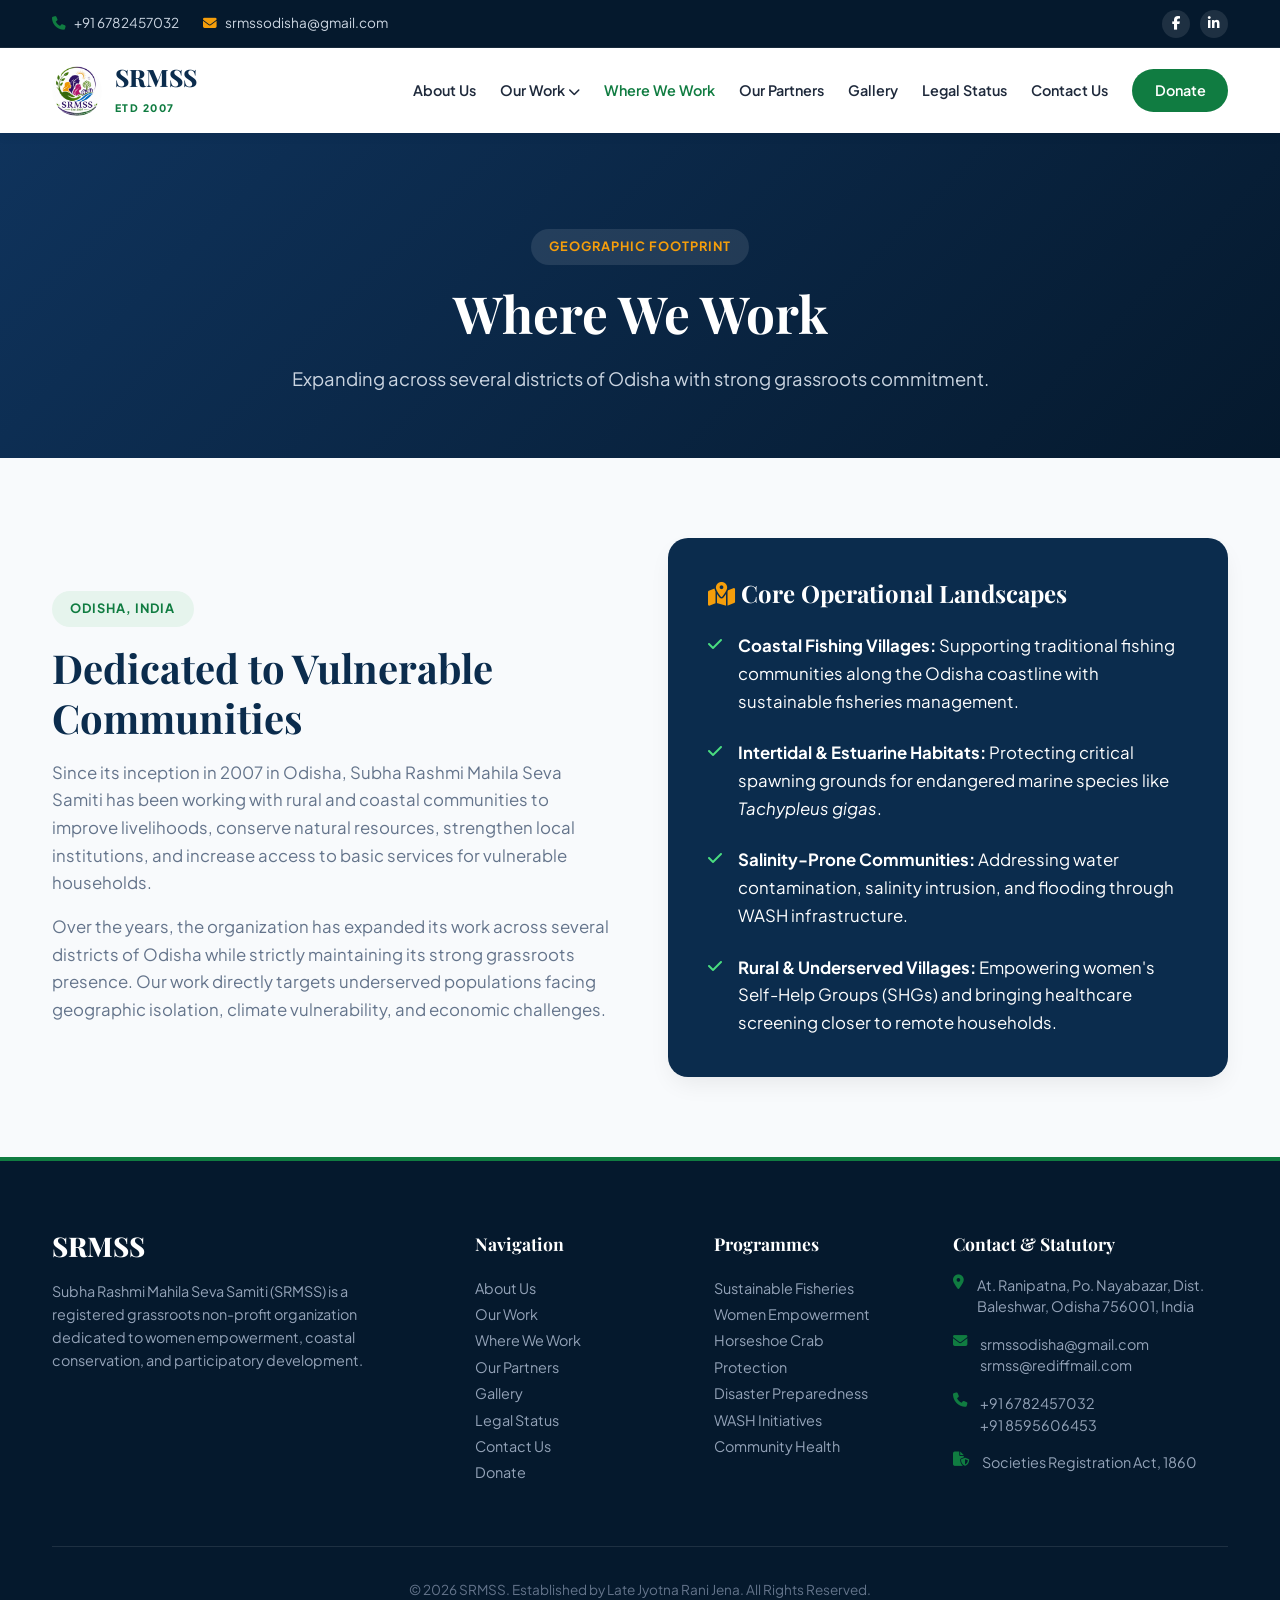
<file: where-we-work.html>
<!DOCTYPE html>
<html lang="en">
<head>
    <meta charset="UTF-8">
    <meta name="viewport" content="width=device-width, initial-scale=1.0">
    <title>Where We Work | SRMSS</title>
    <link rel="preconnect" href="https://fonts.googleapis.com">
    <link rel="preconnect" href="https://fonts.gstatic.com" crossorigin>
    <link href="https://fonts.googleapis.com/css2?family=Plus+Jakarta+Sans:wght@300;400;500;600;700;800&family=Playfair+Display:ital,wght@0,600;0,700;0,800;1,600&display=swap" rel="stylesheet">
    <link rel="stylesheet" href="https://cdnjs.cloudflare.com/ajax/libs/font-awesome/6.4.0/css/all.min.css">
    <style>
        :root{--primary-blue:#0b2c4d;--secondary-blue:#164273;--accent-green:#107c41;--emerald-light:#e6f4ed;--accent-gold:#f59e0b;--gold-light:#fef3c7;--text-dark:#1e293b;--text-muted:#64748b;--bg-light:#f8fafc;--white:#ffffff;--card-shadow:0 10px 25px -5px rgba(0,0,0,0.08);--transition:all 0.3s ease}*{margin:0;padding:0;box-sizing:border-box}html{scroll-behavior:smooth;scroll-padding-top:100px}body{font-family:'Plus Jakarta Sans',sans-serif;color:var(--text-dark);background:var(--bg-light);line-height:1.65;overflow-x:hidden}h1,h2,h3,h4,h5{font-family:'Playfair Display',serif;color:var(--primary-blue);line-height:1.25}a{text-decoration:none;color:inherit;transition:var(--transition)}ul{list-style:none}.container{max-width:1240px;margin:0 auto;padding:0 2rem}.badge{display:inline-block;padding:.45rem 1.15rem;background:var(--emerald-light);color:var(--accent-green);border-radius:50px;font-weight:700;font-size:.8rem;text-transform:uppercase;letter-spacing:1px;margin-bottom:1rem}.btn{display:inline-flex;align-items:center;justify-content:center;padding:.85rem 1.85rem;border-radius:50px;font-weight:600;background:var(--accent-green);color:var(--white);gap:.6rem;border:none;cursor:pointer;transition:.3s}.btn:hover{background:#0c6333;transform:translateY(-2px);box-shadow:0 6px 16px rgba(16,124,65,.3)}.btn-outline{background:transparent;border:2px solid rgba(255,255,255,.4)}.btn-outline:hover{background:var(--white);color:var(--primary-blue)}.top-bar{background:#05192d;color:#cbd5e1;font-size:.85rem;padding:.6rem 0;border-bottom:1px solid rgba(255,255,255,.08)}.top-bar .container{display:flex;justify-content:space-between;align-items:center;flex-wrap:wrap;gap:.5rem}.top-bar span{display:inline-flex;align-items:center;gap:.5rem}.social-icons a{display:inline-flex;align-items:center;justify-content:center;width:28px;height:28px;border-radius:50%;background:rgba(255,255,255,.1);color:var(--white);margin-left:.5rem;transition:.3s}.social-icons a:hover{background:var(--accent-green);transform:translateY(-2px)}header{position:sticky;top:0;background:rgba(255,255,255,.98);backdrop-filter:blur(10px);z-index:10000;box-shadow:0 4px 10px rgba(0,0,0,.05)}nav{display:flex;justify-content:space-between;align-items:center;height:85px}.logo-container{display:flex;align-items:center;gap:.8rem}.logo-img{width:50px;height:50px;border-radius:50%;object-fit:contain;background:var(--white)}.logo-title{font-family:'Playfair Display',serif;font-size:1.5rem;font-weight:800;color:var(--primary-blue);line-height:1}.logo-subtitle{font-size:.65rem;color:var(--accent-green);font-weight:800;text-transform:uppercase;letter-spacing:1.5px;display:block;margin-top:4px}.nav-links{display:flex;gap:1.5rem;align-items:center}.nav-links li{position:relative}.nav-links a{font-weight:600;font-size:.9rem}.nav-links a:hover,.nav-links a.active{color:var(--accent-green)}.dropdown-menu{position:absolute;top:100%;left:0;width:240px;background:var(--white);border-radius:12px;box-shadow:0 15px 30px rgba(0,0,0,.15);padding:.5rem 0;opacity:0;visibility:hidden;transform:translateY(10px);transition:var(--transition);z-index:10001}.dropdown:hover .dropdown-menu{opacity:1;visibility:visible;transform:translateY(0)}.dropdown-menu li a{padding:.6rem 1.2rem;display:block;font-size:.85rem;color:var(--text-muted)}.dropdown-menu li a:hover{background:var(--bg-light);color:var(--accent-green)}.mobile-toggle{display:none;font-size:1.5rem;cursor:pointer;color:var(--primary-blue)}.banner{background:linear-gradient(135deg,#0f335c,#05192d);color:var(--white);padding:6rem 0 4rem;text-align:center}.banner h1{font-size:3.2rem;margin-bottom:1.2rem;color:white}.section-padding{padding:5rem 0}.grid-2{display:grid;grid-template-columns:1fr 1fr;gap:3.5rem;align-items:center}.card{background:var(--white);padding:2.5rem;border-radius:20px;box-shadow:var(--card-shadow);transition:.3s;border-top:4px solid var(--primary-blue)}footer{background:#05192d;color:var(--white);padding:4.5rem 0 2rem;border-top:4px solid var(--accent-green)}.footer-grid{display:grid;grid-template-columns:2fr 1fr 1fr 1.5fr;gap:3.5rem;margin-bottom:3.5rem}.footer-links h4{color:var(--white);font-size:1.1rem;margin-bottom:1.25rem}.footer-links ul li a{color:#94a3b8;font-size:.9rem;transition:.3s}.footer-links ul li a:hover{color:var(--accent-green)}.footer-contact li{display:flex;gap:.8rem;color:#94a3b8;margin-bottom:1rem;font-size:.9rem;line-height:1.5}.footer-bottom{border-top:1px solid rgba(255,255,255,.1);padding-top:2rem;text-align:center;color:#64748b;font-size:.85rem}@media (max-width:1024px){.grid-2,.footer-grid{grid-template-columns:1fr 1fr}}@media (max-width:768px){.grid-2,.footer-grid{grid-template-columns:1fr}.nav-links{position:fixed;top:85px;left:-100%;width:100%;height:calc(100vh - 85px);background:var(--white);flex-direction:column;padding-top:2rem;transition:var(--transition);z-index:99999}.nav-links.active{left:0}.mobile-toggle{display:block}.dropdown-menu{position:static;box-shadow:none;display:none}.dropdown:hover .dropdown-menu{display:block}.banner{padding:4rem 0 2rem}}
    </style>
</head>
<body>
    <div class="top-bar">
        <div class="container">
            <div style="display: flex; gap: 1.5rem; align-items: center; flex-wrap: wrap;">
                <span><i class="fa-solid fa-phone" style="color: var(--accent-green);"></i> +91 6782457032</span>
                <span><i class="fa-solid fa-envelope" style="color: var(--accent-gold);"></i> srmssodisha@gmail.com</span>
            </div>
            <div class="social-icons">
                <a href="https://www.facebook.com/profile.php?id=61577730561571" target="_blank"><i class="fa-brands fa-facebook-f"></i></a>
                <a href="https://linkedin.com/in/srmss-non-profits-0b79b623b" target="_blank"><i class="fa-brands fa-linkedin-in"></i></a>
            </div>
        </div>
    </div>

    <header>
        <div class="container">
            <nav>
                <a href="index.html" class="logo-container">
                    <img src="IMG-20260717-WA0000.jpg" alt="SRMSS Logo" class="logo-img" onerror="this.src='https://via.placeholder.com/50'">
                    <div><span class="logo-title">SRMSS</span><span class="logo-subtitle">Etd 2007</span></div>
                </a>
                <ul class="nav-links" id="navLinks">
                    <li><a href="about.html">About Us</a></li>
                    <li class="dropdown"><a href="work.html">Our Work <i class="fa-solid fa-chevron-down" style="font-size: 0.75rem;"></i></a>
                        <ul class="dropdown-menu">
                            <li><a href="work.html#fisheries">Sustainable Fisheries</a></li>
                            <li><a href="work.html#women">Women Empowerment</a></li>
                            <li><a href="work.html#coastal">Coastal Conservation</a></li>
                            <li><a href="work.html#disaster">Disaster Preparedness</a></li>
                            <li><a href="work.html#wash">WASH Initiatives</a></li>
                            <li><a href="work.html#health">Community Health</a></li>
                        </ul>
                    </li>
                    <li><a href="where-we-work.html" class="active">Where We Work</a></li>
                    <li><a href="partners.html">Our Partners</a></li>
                    <li><a href="gallery.html">Gallery</a></li>
                    <li><a href="legal-status.html">Legal Status</a></li>
                    <li><a href="contact.html">Contact Us</a></li>
                    <li><a href="donate.html" class="btn btn-primary" style="color:white; padding: 0.6rem 1.4rem;">Donate</a></li>
                </ul>
                <div class="mobile-toggle" id="mobileToggle"><i class="fa-solid fa-bars"></i></div>
            </nav>
        </div>
    </header>

    <div class="banner">
        <div class="container">
            <span class="badge" style="background: rgba(255,255,255,0.1); color: var(--accent-gold);">Geographic Footprint</span>
            <h1>Where We Work</h1>
            <p style="color: #cbd5e1; font-size: 1.15rem;">Expanding across several districts of Odisha with strong grassroots commitment.</p>
        </div>
    </div>

    <section class="section-padding">
        <div class="container">
            <div class="grid-2">
                <div>
                    <span class="badge">Odisha, India</span>
                    <h2 style="font-size: 2.5rem; margin-bottom: 1rem;">Dedicated to Vulnerable Communities</h2>
                    <p style="color: var(--text-muted); font-size: 1.05rem; margin: 1rem 0;">Since its inception in 2007 in Odisha, Subha Rashmi Mahila Seva Samiti has been working with rural and coastal communities to improve livelihoods, conserve natural resources, strengthen local institutions, and increase access to basic services for vulnerable households.</p>
                    <p style="color: var(--text-muted); font-size: 1.05rem;">Over the years, the organization has expanded its work across several districts of Odisha while strictly maintaining its strong grassroots presence. Our work directly targets underserved populations facing geographic isolation, climate vulnerability, and economic challenges.</p>
                </div>
                <div class="card" style="background: var(--primary-blue); color: var(--white); border-top:none;">
                    <h3 style="color: var(--white); margin-bottom: 1.5rem; font-size: 1.5rem;"><i class="fa-solid fa-map-location-dot" style="color: var(--accent-gold);"></i> Core Operational Landscapes</h3>
                    <ul style="display: flex; flex-direction: column; gap: 1.5rem;">
                        <li style="display: flex; gap: 1rem;"><i class="fa-solid fa-check" style="color: #4ade80; margin-top: 4px;"></i><span style="font-size: 1.05rem;"><strong>Coastal Fishing Villages:</strong> Supporting traditional fishing communities along the Odisha coastline with sustainable fisheries management.</span></li>
                        <li style="display: flex; gap: 1rem;"><i class="fa-solid fa-check" style="color: #4ade80; margin-top: 4px;"></i><span style="font-size: 1.05rem;"><strong>Intertidal & Estuarine Habitats:</strong> Protecting critical spawning grounds for endangered marine species like <em>Tachypleus gigas</em>.</span></li>
                        <li style="display: flex; gap: 1rem;"><i class="fa-solid fa-check" style="color: #4ade80; margin-top: 4px;"></i><span style="font-size: 1.05rem;"><strong>Salinity-Prone Communities:</strong> Addressing water contamination, salinity intrusion, and flooding through WASH infrastructure.</span></li>
                        <li style="display: flex; gap: 1rem;"><i class="fa-solid fa-check" style="color: #4ade80; margin-top: 4px;"></i><span style="font-size: 1.05rem;"><strong>Rural & Underserved Villages:</strong> Empowering women's Self-Help Groups (SHGs) and bringing healthcare screening closer to remote households.</span></li>
                    </ul>
                </div>
            </div>
        </div>
    </section>

    <footer>
        <div class="container">
            <div class="footer-grid">
                <div>
                    <span class="logo-title" style="color: white; font-size: 1.7rem;">SRMSS</span>
                    <p style="color: #94a3b8; margin-top: 1rem; font-size: 0.9rem; line-height: 1.6;">Subha Rashmi Mahila Seva Samiti (SRMSS) is a registered grassroots non-profit organization dedicated to women empowerment, coastal conservation, and participatory development.</p>
                </div>
                <div class="footer-links">
                    <h4>Navigation</h4>
                    <ul>
                        <li><a href="about.html">About Us</a></li><li><a href="work.html">Our Work</a></li><li><a href="where-we-work.html">Where We Work</a></li><li><a href="partners.html">Our Partners</a></li><li><a href="gallery.html">Gallery</a></li><li><a href="legal-status.html">Legal Status</a></li><li><a href="contact.html">Contact Us</a></li><li><a href="donate.html">Donate</a></li>
                    </ul>
                </div>
                <div class="footer-links">
                    <h4>Programmes</h4>
                    <ul>
                        <li><a href="work.html#fisheries">Sustainable Fisheries</a></li><li><a href="work.html#women">Women Empowerment</a></li><li><a href="work.html#coastal">Horseshoe Crab Protection</a></li><li><a href="work.html#disaster">Disaster Preparedness</a></li><li><a href="work.html#wash">WASH Initiatives</a></li><li><a href="work.html#health">Community Health</a></li>
                    </ul>
                </div>
                <div class="footer-links">
                    <h4>Contact & Statutory</h4>
                    <ul class="footer-contact">
                        <li><i class="fa-solid fa-location-dot" style="color: var(--accent-green);"></i> <span>At. Ranipatna, Po. Nayabazar, Dist. Baleshwar, Odisha 756001, India</span></li>
                        <li><i class="fa-solid fa-envelope" style="color: var(--accent-green);"></i> <span>srmssodisha@gmail.com<br>srmss@rediffmail.com</span></li>
                        <li><i class="fa-solid fa-phone" style="color: var(--accent-green);"></i> <span>+91 6782457032<br>+91 8595606453</span></li>
                        <li><i class="fa-solid fa-file-shield" style="color: var(--accent-green);"></i> <span>Societies Registration Act, 1860</span></li>
                    </ul>
                </div>
            </div>
            <div class="footer-bottom">
                <p>&copy; 2026 SRMSS. Established by Late Jyotna Rani Jena. All Rights Reserved.</p>
            </div>
        </div>
    </footer>
    <script>document.getElementById('mobileToggle').addEventListener('click', () => { document.getElementById('navLinks').classList.toggle('active'); });</script>
</body>
</html>
</file>
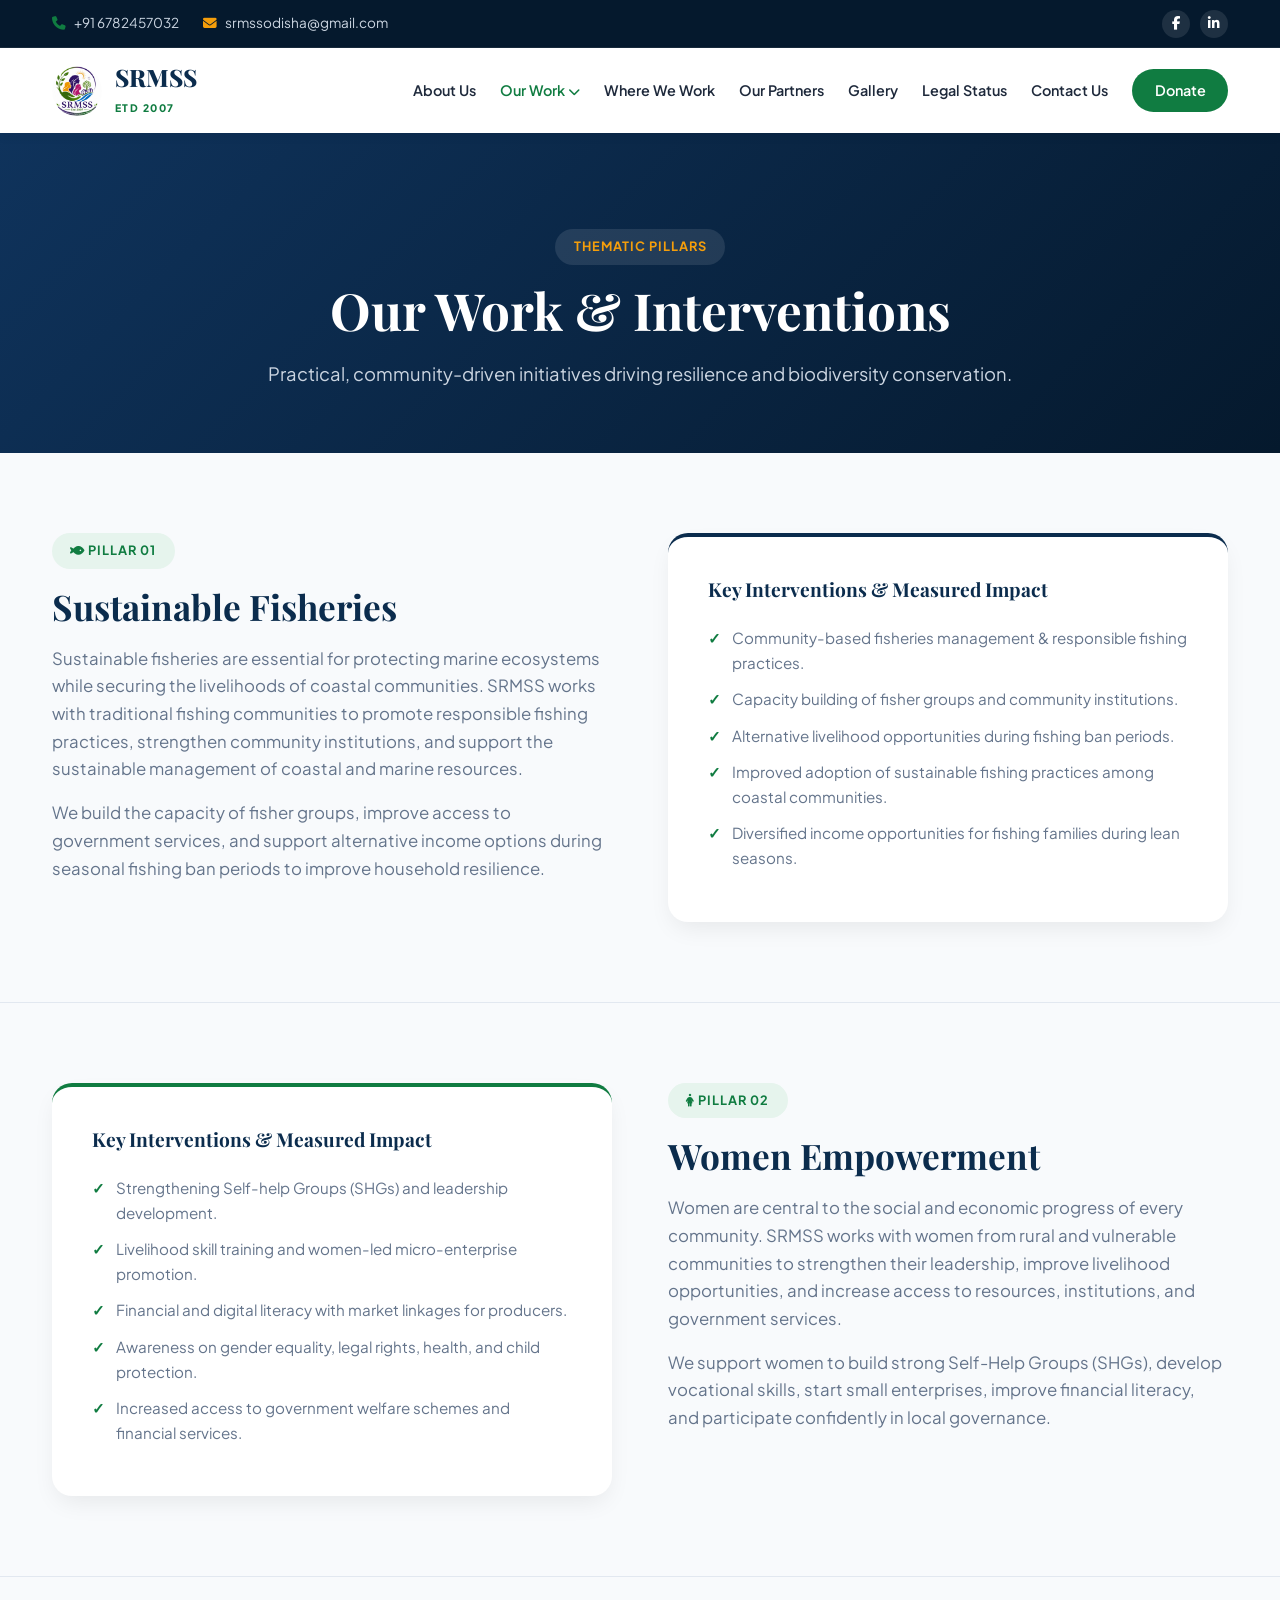
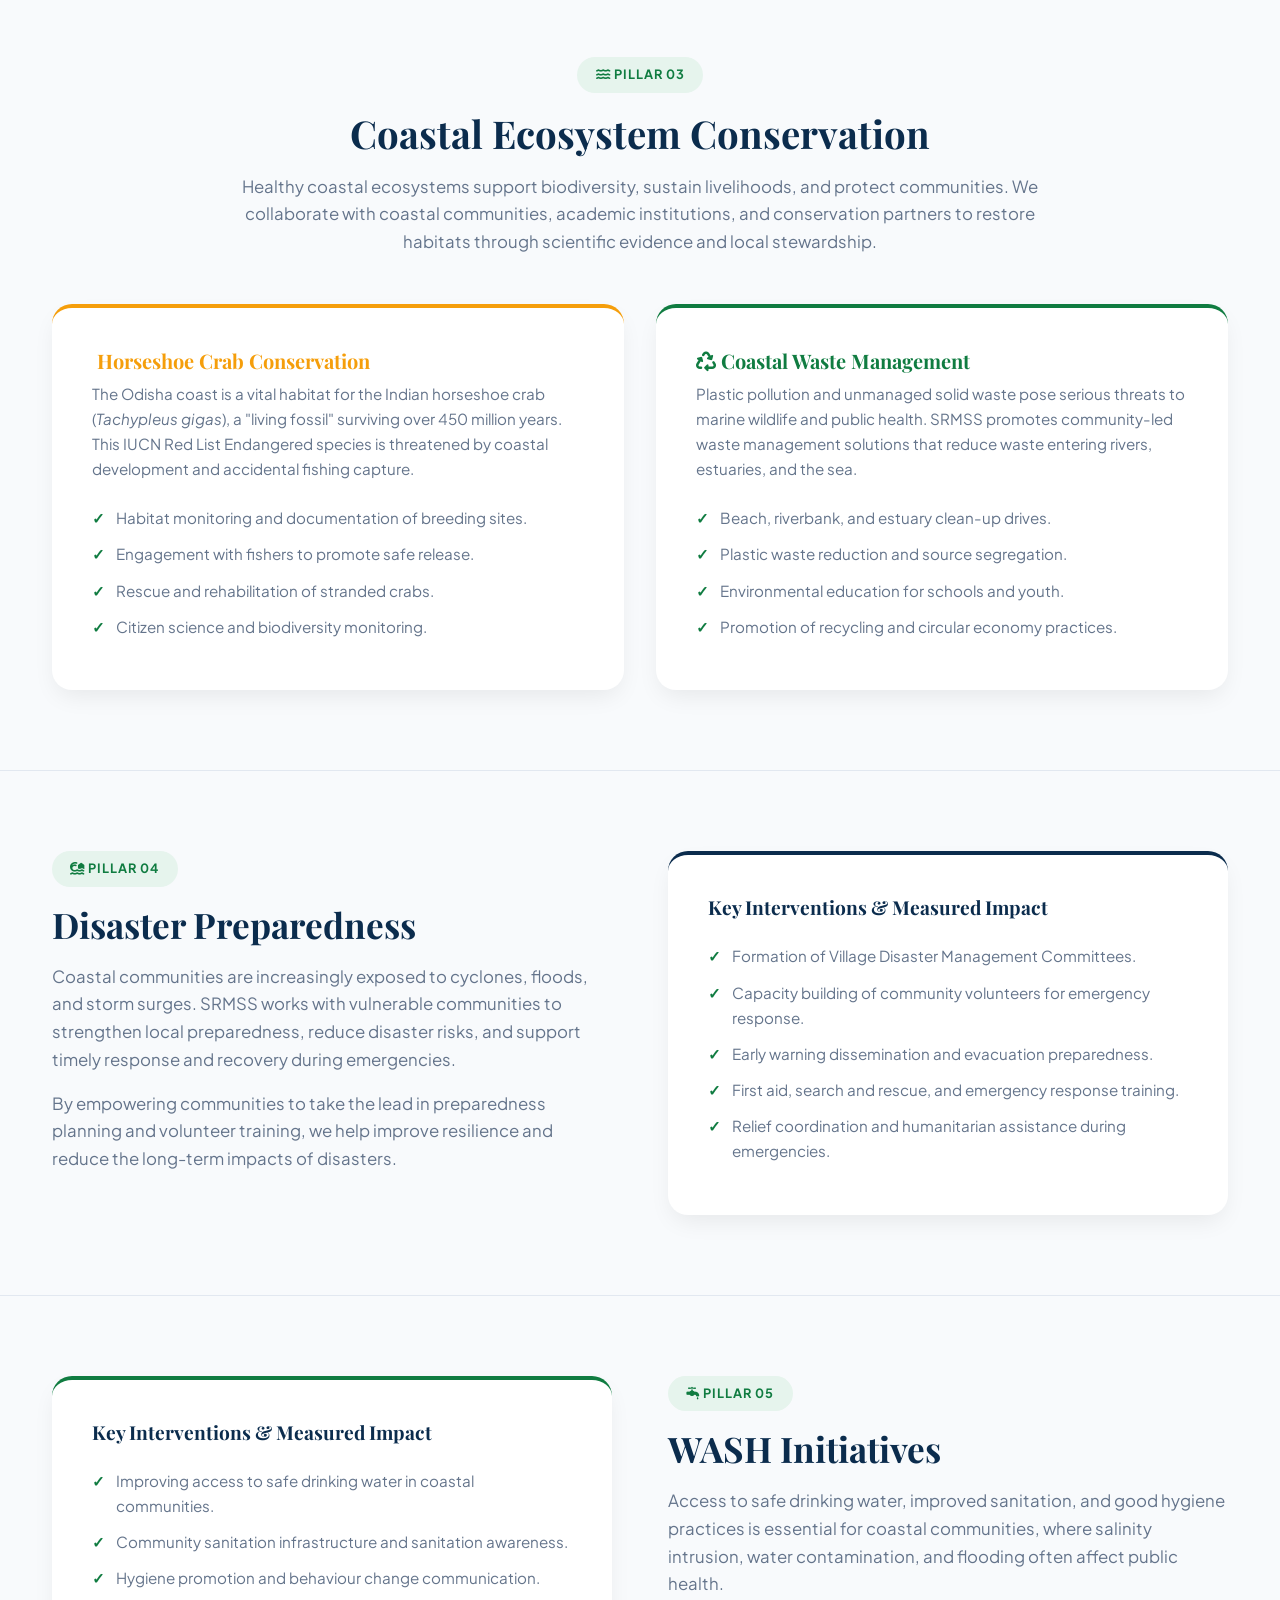
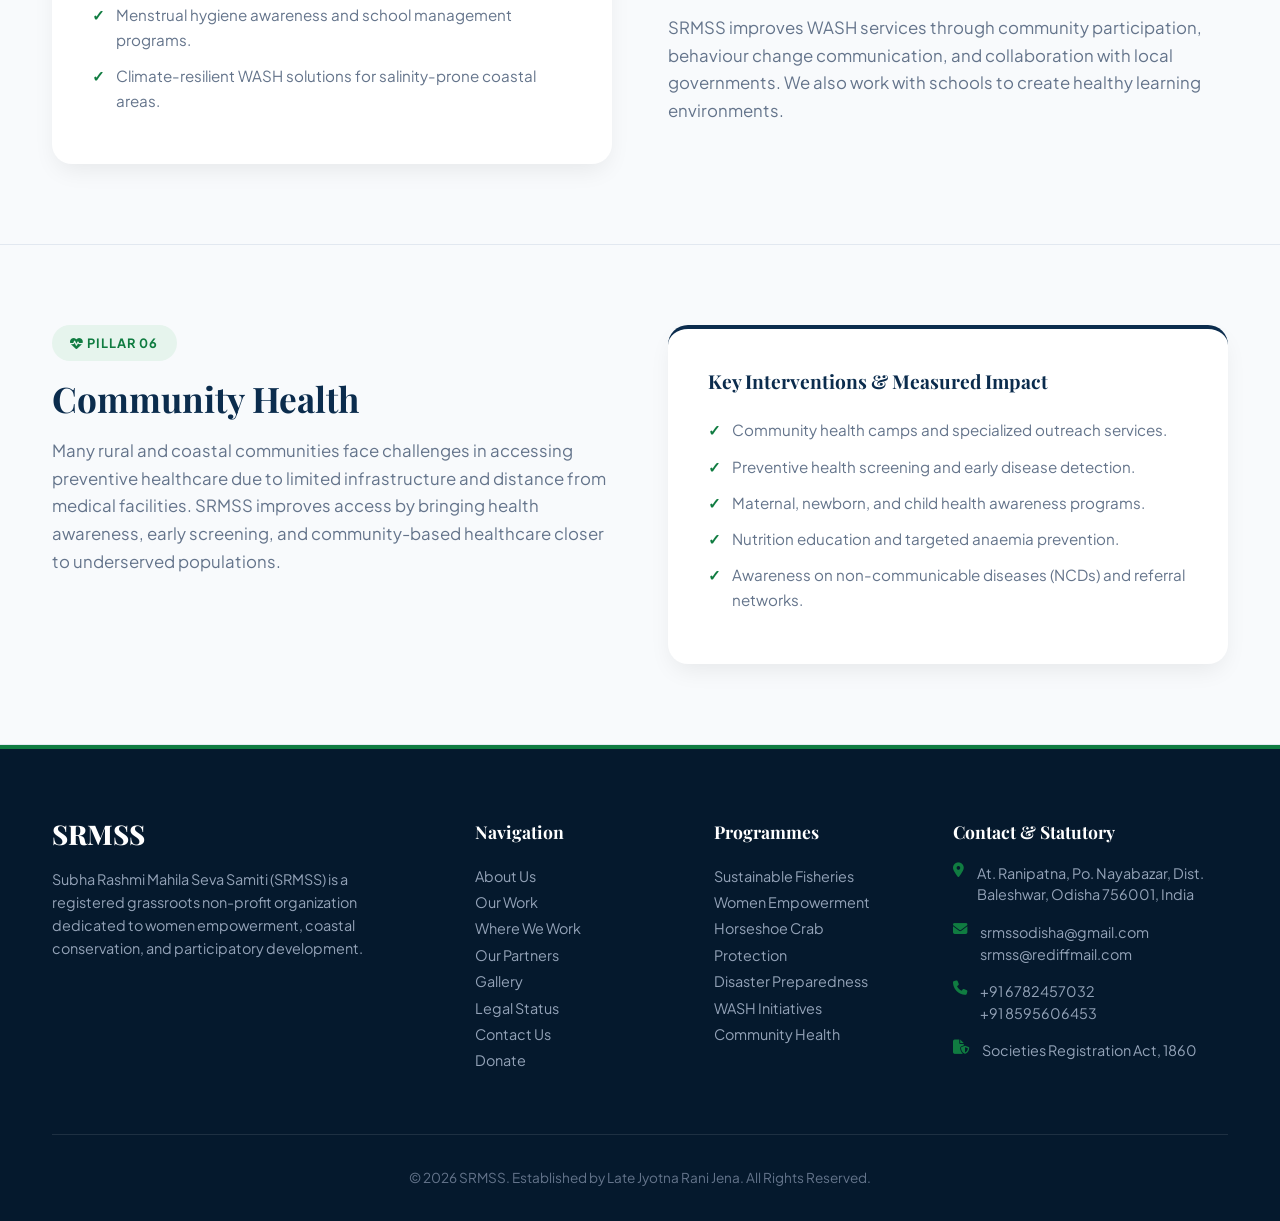
<file: work.html>
<!DOCTYPE html>
<html lang="en">
<head>
    <meta charset="UTF-8">
    <meta name="viewport" content="width=device-width, initial-scale=1.0">
    <title>Our Work | SRMSS</title>
    <link rel="preconnect" href="https://fonts.googleapis.com">
    <link rel="preconnect" href="https://fonts.gstatic.com" crossorigin>
    <link href="https://fonts.googleapis.com/css2?family=Plus+Jakarta+Sans:wght@300;400;500;600;700;800&family=Playfair+Display:ital,wght@0,600;0,700;0,800;1,600&display=swap" rel="stylesheet">
    <link rel="stylesheet" href="https://cdnjs.cloudflare.com/ajax/libs/font-awesome/6.4.0/css/all.min.css">
    <style>
        :root{--primary-blue:#0b2c4d;--secondary-blue:#164273;--accent-green:#107c41;--emerald-light:#e6f4ed;--accent-gold:#f59e0b;--gold-light:#fef3c7;--text-dark:#1e293b;--text-muted:#64748b;--bg-light:#f8fafc;--white:#ffffff;--card-shadow:0 10px 25px -5px rgba(0,0,0,0.08);--transition:all 0.3s ease}*{margin:0;padding:0;box-sizing:border-box}html{scroll-behavior:smooth;scroll-padding-top:100px}body{font-family:'Plus Jakarta Sans',sans-serif;color:var(--text-dark);background:var(--bg-light);line-height:1.65;overflow-x:hidden}h1,h2,h3,h4,h5{font-family:'Playfair Display',serif;color:var(--primary-blue);line-height:1.25}a{text-decoration:none;color:inherit;transition:var(--transition)}ul{list-style:none}.container{max-width:1240px;margin:0 auto;padding:0 2rem}.badge{display:inline-block;padding:.45rem 1.15rem;background:var(--emerald-light);color:var(--accent-green);border-radius:50px;font-weight:700;font-size:.8rem;text-transform:uppercase;letter-spacing:1px;margin-bottom:1rem}.btn{display:inline-flex;align-items:center;justify-content:center;padding:.85rem 1.85rem;border-radius:50px;font-weight:600;background:var(--accent-green);color:var(--white);gap:.6rem;border:none;cursor:pointer;transition:.3s}.btn:hover{background:#0c6333;transform:translateY(-2px);box-shadow:0 6px 16px rgba(16,124,65,.3)}.btn-outline{background:transparent;border:2px solid rgba(255,255,255,.4)}.btn-outline:hover{background:var(--white);color:var(--primary-blue)}.top-bar{background:#05192d;color:#cbd5e1;font-size:.85rem;padding:.6rem 0;border-bottom:1px solid rgba(255,255,255,.08)}.top-bar .container{display:flex;justify-content:space-between;align-items:center;flex-wrap:wrap;gap:.5rem}.top-bar span{display:inline-flex;align-items:center;gap:.5rem}.social-icons a{display:inline-flex;align-items:center;justify-content:center;width:28px;height:28px;border-radius:50%;background:rgba(255,255,255,.1);color:var(--white);margin-left:.5rem;transition:.3s}.social-icons a:hover{background:var(--accent-green);transform:translateY(-2px)}header{position:sticky;top:0;background:rgba(255,255,255,.98);backdrop-filter:blur(10px);z-index:10000;box-shadow:0 4px 10px rgba(0,0,0,.05)}nav{display:flex;justify-content:space-between;align-items:center;height:85px}.logo-container{display:flex;align-items:center;gap:.8rem}.logo-img{width:50px;height:50px;border-radius:50%;object-fit:contain;background:var(--white)}.logo-title{font-family:'Playfair Display',serif;font-size:1.5rem;font-weight:800;color:var(--primary-blue);line-height:1}.logo-subtitle{font-size:.65rem;color:var(--accent-green);font-weight:800;text-transform:uppercase;letter-spacing:1.5px;display:block;margin-top:4px}.nav-links{display:flex;gap:1.5rem;align-items:center}.nav-links li{position:relative}.nav-links a{font-weight:600;font-size:.9rem}.nav-links a:hover,.nav-links a.active{color:var(--accent-green)}.dropdown-menu{position:absolute;top:100%;left:0;width:240px;background:var(--white);border-radius:12px;box-shadow:0 15px 30px rgba(0,0,0,.15);padding:.5rem 0;opacity:0;visibility:hidden;transform:translateY(10px);transition:var(--transition);z-index:10001}.dropdown:hover .dropdown-menu{opacity:1;visibility:visible;transform:translateY(0)}.dropdown-menu li a{padding:.6rem 1.2rem;display:block;font-size:.85rem;color:var(--text-muted)}.dropdown-menu li a:hover{background:var(--bg-light);color:var(--accent-green)}.mobile-toggle{display:none;font-size:1.5rem;cursor:pointer;color:var(--primary-blue)}.hero,.banner{background:linear-gradient(135deg,#0f335c,#05192d);color:var(--white);padding:6rem 0 4rem;text-align:center}.hero{min-height:85vh;padding:5rem 0;text-align:left;display:flex;align-items:center}.hero-grid{display:grid;grid-template-columns:1.2fr .8fr;gap:4rem;align-items:center}.hero h1,.banner h1{font-size:3.2rem;margin-bottom:1.2rem;line-height:1.15;color:#fff}.hero h1 span{color:#4ade80}.section-padding{padding:5rem 0; border-bottom:1px solid #e2e8f0}.section-header{text-align:center;max-width:800px;margin:0 auto 3rem}.section-header h2{font-size:2.5rem;margin-bottom:1rem}.grid-2{display:grid;grid-template-columns:1fr 1fr;gap:3.5rem;align-items:start}.grid-3{display:grid;grid-template-columns:repeat(3,1fr);gap:2rem}.grid-4{display:grid;grid-template-columns:repeat(4,1fr);gap:1.5rem}.card{background:var(--white);padding:2.5rem;border-radius:20px;box-shadow:var(--card-shadow);transition:.3s;border-top:4px solid var(--primary-blue)}.card:hover{transform:translateY(-5px);box-shadow:0 15px 30px rgba(0,0,0,.1);border-top-color:var(--accent-green)}.list-check li { position: relative; padding-left: 1.5rem; margin-bottom: 0.7rem; font-size: 0.95rem; color: var(--text-muted); } .list-check li::before { content: '✓'; position: absolute; left: 0; top: 0; color: var(--accent-green); font-weight: 800; } footer{background:#05192d;color:var(--white);padding:4.5rem 0 2rem;border-top:4px solid var(--accent-green)}.footer-grid{display:grid;grid-template-columns:2fr 1fr 1fr 1.5fr;gap:3.5rem;margin-bottom:3.5rem}.footer-links h4{color:var(--white);font-size:1.1rem;margin-bottom:1.25rem}.footer-links ul li a{color:#94a3b8;font-size:.9rem;transition:.3s}.footer-links ul li a:hover{color:var(--accent-green)}.footer-contact li{display:flex;gap:.8rem;color:#94a3b8;margin-bottom:1rem;font-size:.9rem;line-height:1.5}.footer-bottom{border-top:1px solid rgba(255,255,255,.1);padding-top:2rem;text-align:center;color:#64748b;font-size:.85rem}@media (max-width:1024px){.grid-2,.grid-3,.grid-4,.hero-grid,.footer-grid{grid-template-columns:1fr 1fr}.hero h1{font-size:2.8rem}}@media (max-width:768px){.grid-2,.grid-3,.grid-4,.hero-grid,.footer-grid{grid-template-columns:1fr}.nav-links{position:fixed;top:85px;left:-100%;width:100%;height:calc(100vh - 85px);background:var(--white);flex-direction:column;padding-top:2rem;transition:var(--transition);z-index:99999}.nav-links.active{left:0}.mobile-toggle{display:block}.dropdown-menu{position:static;box-shadow:none;display:none}.dropdown:hover .dropdown-menu{display:block}.hero{text-align:center;padding:3rem 0}.banner{padding:4rem 0 2rem}}
    </style>
</head>
<body>
    <div class="top-bar">
        <div class="container">
            <div style="display: flex; gap: 1.5rem; align-items: center; flex-wrap: wrap;">
                <span><i class="fa-solid fa-phone" style="color: var(--accent-green);"></i> +91 6782457032</span>
                <span><i class="fa-solid fa-envelope" style="color: var(--accent-gold);"></i> srmssodisha@gmail.com</span>
            </div>
            <div class="social-icons">
                <a href="https://www.facebook.com/profile.php?id=61577730561571" target="_blank"><i class="fa-brands fa-facebook-f"></i></a>
                <a href="https://linkedin.com/in/srmss-non-profits-0b79b623b" target="_blank"><i class="fa-brands fa-linkedin-in"></i></a>
            </div>
        </div>
    </div>

    <header>
        <div class="container">
            <nav>
                <a href="index.html" class="logo-container">
                    <img src="IMG-20260717-WA0000.jpg" alt="SRMSS Logo" class="logo-img" onerror="this.src='https://via.placeholder.com/50'">
                    <div><span class="logo-title">SRMSS</span><span class="logo-subtitle">Etd 2007</span></div>
                </a>
                <ul class="nav-links" id="navLinks">
                    <li><a href="about.html">About Us</a></li>
                    <li class="dropdown"><a href="work.html" class="active">Our Work <i class="fa-solid fa-chevron-down" style="font-size: 0.75rem;"></i></a>
                        <ul class="dropdown-menu">
                            <li><a href="work.html#fisheries">Sustainable Fisheries</a></li>
                            <li><a href="work.html#women">Women Empowerment</a></li>
                            <li><a href="work.html#coastal">Coastal Conservation</a></li>
                            <li><a href="work.html#disaster">Disaster Preparedness</a></li>
                            <li><a href="work.html#wash">WASH Initiatives</a></li>
                            <li><a href="work.html#health">Community Health</a></li>
                        </ul>
                    </li>
                    <li><a href="where-we-work.html">Where We Work</a></li>
                    <li><a href="partners.html">Our Partners</a></li>
                    <li><a href="gallery.html">Gallery</a></li>
                    <li><a href="legal-status.html">Legal Status</a></li>
                    <li><a href="contact.html">Contact Us</a></li>
                    <li><a href="donate.html" class="btn btn-primary" style="color:white; padding: 0.6rem 1.4rem;">Donate</a></li>
                </ul>
                <div class="mobile-toggle" id="mobileToggle"><i class="fa-solid fa-bars"></i></div>
            </nav>
        </div>
    </header>

    <div class="banner">
        <div class="container">
            <span class="badge" style="background: rgba(255,255,255,0.1); color: var(--accent-gold);">Thematic Pillars</span>
            <h1>Our Work & Interventions</h1>
            <p style="color: #cbd5e1; font-size: 1.15rem;">Practical, community-driven initiatives driving resilience and biodiversity conservation.</p>
        </div>
    </div>

    <section class="section-padding" id="fisheries">
        <div class="container">
            <div class="grid-2">
                <div>
                    <span class="badge"><i class="fa-solid fa-fish"></i> Pillar 01</span>
                    <h2 style="font-size: 2.2rem;">Sustainable Fisheries</h2>
                    <p style="color: var(--text-muted); font-size: 1.05rem; margin: 1rem 0;">Sustainable fisheries are essential for protecting marine ecosystems while securing the livelihoods of coastal communities. SRMSS works with traditional fishing communities to promote responsible fishing practices, strengthen community institutions, and support the sustainable management of coastal and marine resources.</p>
                    <p style="color: var(--text-muted); font-size: 1.05rem;">We build the capacity of fisher groups, improve access to government services, and support alternative income options during seasonal fishing ban periods to improve household resilience.</p>
                </div>
                <div class="card">
                    <h4 style="margin-bottom: 1.5rem; font-size: 1.2rem;">Key Interventions & Measured Impact</h4>
                    <ul class="list-check">
                        <li>Community-based fisheries management & responsible fishing practices.</li>
                        <li>Capacity building of fisher groups and community institutions.</li>
                        <li>Alternative livelihood opportunities during fishing ban periods.</li>
                        <li>Improved adoption of sustainable fishing practices among coastal communities.</li>
                        <li>Diversified income opportunities for fishing families during lean seasons.</li>
                    </ul>
                </div>
            </div>
        </div>
    </section>

    <section class="section-padding" id="women" style="background: var(--bg-light);">
        <div class="container">
            <div class="grid-2">
                <div class="card" style="border-top-color: var(--accent-green);">
                    <h4 style="margin-bottom: 1.5rem; font-size: 1.2rem;">Key Interventions & Measured Impact</h4>
                    <ul class="list-check">
                        <li>Strengthening Self-help Groups (SHGs) and leadership development.</li>
                        <li>Livelihood skill training and women-led micro-enterprise promotion.</li>
                        <li>Financial and digital literacy with market linkages for producers.</li>
                        <li>Awareness on gender equality, legal rights, health, and child protection.</li>
                        <li>Increased access to government welfare schemes and financial services.</li>
                    </ul>
                </div>
                <div>
                    <span class="badge"><i class="fa-solid fa-person-dress"></i> Pillar 02</span>
                    <h2 style="font-size: 2.2rem;">Women Empowerment</h2>
                    <p style="color: var(--text-muted); font-size: 1.05rem; margin: 1rem 0;">Women are central to the social and economic progress of every community. SRMSS works with women from rural and vulnerable communities to strengthen their leadership, improve livelihood opportunities, and increase access to resources, institutions, and government services.</p>
                    <p style="color: var(--text-muted); font-size: 1.05rem;">We support women to build strong Self-Help Groups (SHGs), develop vocational skills, start small enterprises, improve financial literacy, and participate confidently in local governance.</p>
                </div>
            </div>
        </div>
    </section>

    <section class="section-padding" id="coastal">
        <div class="container">
            <div style="max-width: 800px; margin: 0 auto 3rem; text-align: center;">
                <span class="badge"><i class="fa-solid fa-water"></i> Pillar 03</span>
                <h2 style="font-size: 2.4rem;">Coastal Ecosystem Conservation</h2>
                <p style="color: var(--text-muted); font-size: 1.05rem; margin-top: 1rem;">Healthy coastal ecosystems support biodiversity, sustain livelihoods, and protect communities. We collaborate with coastal communities, academic institutions, and conservation partners to restore habitats through scientific evidence and local stewardship.</p>
            </div>
            <div class="grid-2" style="gap: 2rem;">
                <div class="card" style="border-top-color: var(--accent-gold);">
                    <h4 style="color: var(--accent-gold); font-size: 1.25rem;"><i class="fa-solid fa-crab"></i> Horseshoe Crab Conservation</h4>
                    <p style="color: var(--text-muted); font-size: 0.95rem; margin: 0.5rem 0 1.5rem;">The Odisha coast is a vital habitat for the Indian horseshoe crab (<em>Tachypleus gigas</em>), a "living fossil" surviving over 450 million years. This IUCN Red List Endangered species is threatened by coastal development and accidental fishing capture.</p>
                    <ul class="list-check">
                        <li>Habitat monitoring and documentation of breeding sites.</li>
                        <li>Engagement with fishers to promote safe release.</li>
                        <li>Rescue and rehabilitation of stranded crabs.</li>
                        <li>Citizen science and biodiversity monitoring.</li>
                    </ul>
                </div>
                <div class="card" style="border-top-color: var(--accent-green);">
                    <h4 style="color: var(--accent-green); font-size: 1.25rem;"><i class="fa-solid fa-recycle"></i> Coastal Waste Management</h4>
                    <p style="color: var(--text-muted); font-size: 0.95rem; margin: 0.5rem 0 1.5rem;">Plastic pollution and unmanaged solid waste pose serious threats to marine wildlife and public health. SRMSS promotes community-led waste management solutions that reduce waste entering rivers, estuaries, and the sea.</p>
                    <ul class="list-check">
                        <li>Beach, riverbank, and estuary clean-up drives.</li>
                        <li>Plastic waste reduction and source segregation.</li>
                        <li>Environmental education for schools and youth.</li>
                        <li>Promotion of recycling and circular economy practices.</li>
                    </ul>
                </div>
            </div>
        </div>
    </section>

    <section class="section-padding" id="disaster" style="background: var(--bg-light);">
        <div class="container">
            <div class="grid-2">
                <div>
                    <span class="badge"><i class="fa-solid fa-house-tsunami"></i> Pillar 04</span>
                    <h2 style="font-size: 2.2rem;">Disaster Preparedness</h2>
                    <p style="color: var(--text-muted); font-size: 1.05rem; margin: 1rem 0;">Coastal communities are increasingly exposed to cyclones, floods, and storm surges. SRMSS works with vulnerable communities to strengthen local preparedness, reduce disaster risks, and support timely response and recovery during emergencies.</p>
                    <p style="color: var(--text-muted); font-size: 1.05rem;">By empowering communities to take the lead in preparedness planning and volunteer training, we help improve resilience and reduce the long-term impacts of disasters.</p>
                </div>
                <div class="card">
                    <h4 style="margin-bottom: 1.5rem; font-size: 1.2rem;">Key Interventions & Measured Impact</h4>
                    <ul class="list-check">
                        <li>Formation of Village Disaster Management Committees.</li>
                        <li>Capacity building of community volunteers for emergency response.</li>
                        <li>Early warning dissemination and evacuation preparedness.</li>
                        <li>First aid, search and rescue, and emergency response training.</li>
                        <li>Relief coordination and humanitarian assistance during emergencies.</li>
                    </ul>
                </div>
            </div>
        </div>
    </section>

    <section class="section-padding" id="wash">
        <div class="container">
            <div class="grid-2">
                <div class="card" style="border-top-color: var(--accent-green);">
                    <h4 style="margin-bottom: 1.5rem; font-size: 1.2rem;">Key Interventions & Measured Impact</h4>
                    <ul class="list-check">
                        <li>Improving access to safe drinking water in coastal communities.</li>
                        <li>Community sanitation infrastructure and sanitation awareness.</li>
                        <li>Hygiene promotion and behaviour change communication.</li>
                        <li>Menstrual hygiene awareness and school management programs.</li>
                        <li>Climate-resilient WASH solutions for salinity-prone coastal areas.</li>
                    </ul>
                </div>
                <div>
                    <span class="badge"><i class="fa-solid fa-faucet-drip"></i> Pillar 05</span>
                    <h2 style="font-size: 2.2rem;">WASH Initiatives</h2>
                    <p style="color: var(--text-muted); font-size: 1.05rem; margin: 1rem 0;">Access to safe drinking water, improved sanitation, and good hygiene practices is essential for coastal communities, where salinity intrusion, water contamination, and flooding often affect public health.</p>
                    <p style="color: var(--text-muted); font-size: 1.05rem;">SRMSS improves WASH services through community participation, behaviour change communication, and collaboration with local governments. We also work with schools to create healthy learning environments.</p>
                </div>
            </div>
        </div>
    </section>

    <section class="section-padding" id="health" style="background: var(--bg-light);">
        <div class="container">
            <div class="grid-2">
                <div>
                    <span class="badge"><i class="fa-solid fa-heart-pulse"></i> Pillar 06</span>
                    <h2 style="font-size: 2.2rem;">Community Health</h2>
                    <p style="color: var(--text-muted); font-size: 1.05rem; margin: 1rem 0;">Many rural and coastal communities face challenges in accessing preventive healthcare due to limited infrastructure and distance from medical facilities. SRMSS improves access by bringing health awareness, early screening, and community-based healthcare closer to underserved populations.</p>
                </div>
                <div class="card">
                    <h4 style="margin-bottom: 1.5rem; font-size: 1.2rem;">Key Interventions & Measured Impact</h4>
                    <ul class="list-check">
                        <li>Community health camps and specialized outreach services.</li>
                        <li>Preventive health screening and early disease detection.</li>
                        <li>Maternal, newborn, and child health awareness programs.</li>
                        <li>Nutrition education and targeted anaemia prevention.</li>
                        <li>Awareness on non-communicable diseases (NCDs) and referral networks.</li>
                    </ul>
                </div>
            </div>
        </div>
    </section>

    <footer>
        <div class="container">
            <div class="footer-grid">
                <div>
                    <span class="logo-title" style="color: white; font-size: 1.7rem;">SRMSS</span>
                    <p style="color: #94a3b8; margin-top: 1rem; font-size: 0.9rem; line-height: 1.6;">Subha Rashmi Mahila Seva Samiti (SRMSS) is a registered grassroots non-profit organization dedicated to women empowerment, coastal conservation, and participatory development.</p>
                </div>
                <div class="footer-links">
                    <h4>Navigation</h4>
                    <ul>
                        <li><a href="about.html">About Us</a></li><li><a href="work.html">Our Work</a></li><li><a href="where-we-work.html">Where We Work</a></li><li><a href="partners.html">Our Partners</a></li><li><a href="gallery.html">Gallery</a></li><li><a href="legal-status.html">Legal Status</a></li><li><a href="contact.html">Contact Us</a></li><li><a href="donate.html">Donate</a></li>
                    </ul>
                </div>
                <div class="footer-links">
                    <h4>Programmes</h4>
                    <ul>
                        <li><a href="work.html#fisheries">Sustainable Fisheries</a></li><li><a href="work.html#women">Women Empowerment</a></li><li><a href="work.html#coastal">Horseshoe Crab Protection</a></li><li><a href="work.html#disaster">Disaster Preparedness</a></li><li><a href="work.html#wash">WASH Initiatives</a></li><li><a href="work.html#health">Community Health</a></li>
                    </ul>
                </div>
                <div class="footer-links">
                    <h4>Contact & Statutory</h4>
                    <ul class="footer-contact">
                        <li><i class="fa-solid fa-location-dot" style="color: var(--accent-green);"></i> <span>At. Ranipatna, Po. Nayabazar, Dist. Baleshwar, Odisha 756001, India</span></li>
                        <li><i class="fa-solid fa-envelope" style="color: var(--accent-green);"></i> <span>srmssodisha@gmail.com<br>srmss@rediffmail.com</span></li>
                        <li><i class="fa-solid fa-phone" style="color: var(--accent-green);"></i> <span>+91 6782457032<br>+91 8595606453</span></li>
                        <li><i class="fa-solid fa-file-shield" style="color: var(--accent-green);"></i> <span>Societies Registration Act, 1860</span></li>
                    </ul>
                </div>
            </div>
            <div class="footer-bottom">
                <p>&copy; 2026 SRMSS. Established by Late Jyotna Rani Jena. All Rights Reserved.</p>
            </div>
        </div>
    </footer>
    <script>document.getElementById('mobileToggle').addEventListener('click', () => { document.getElementById('navLinks').classList.toggle('active'); });</script>
</body>
</html>
</file>
